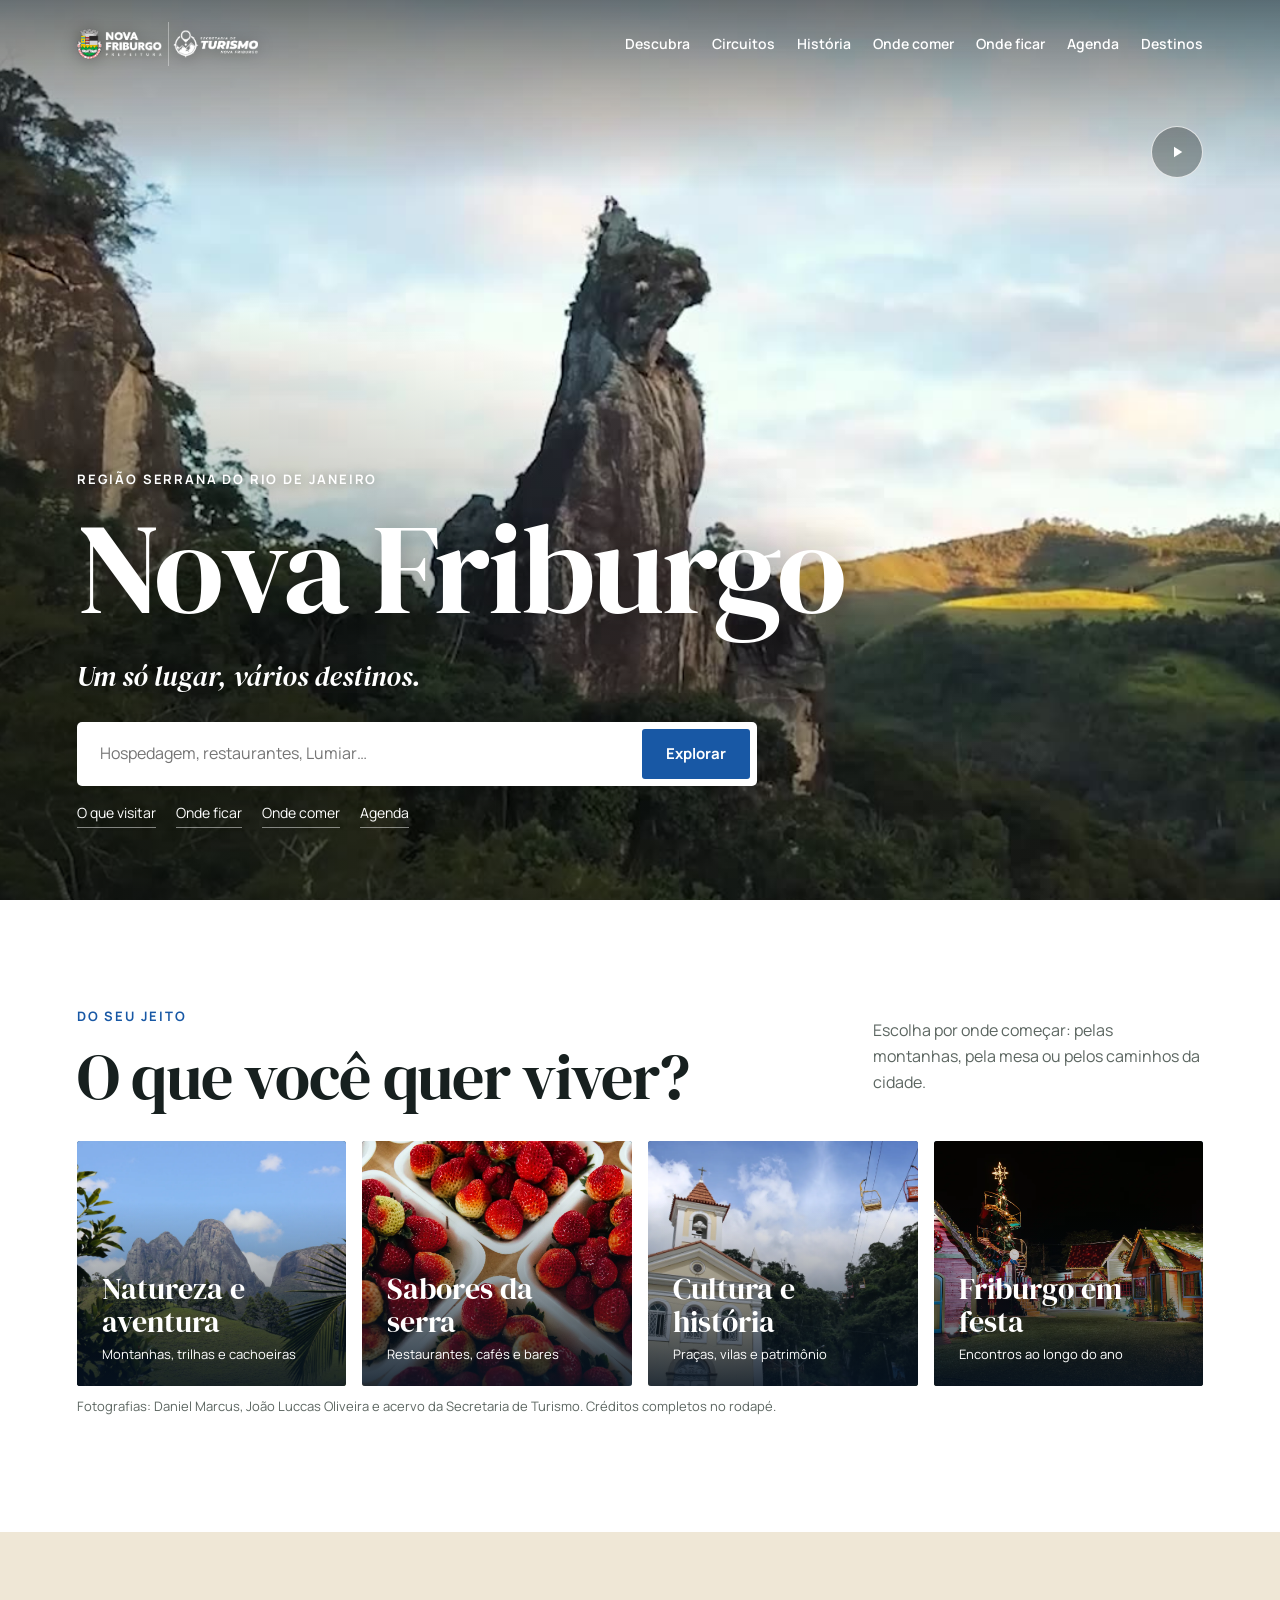
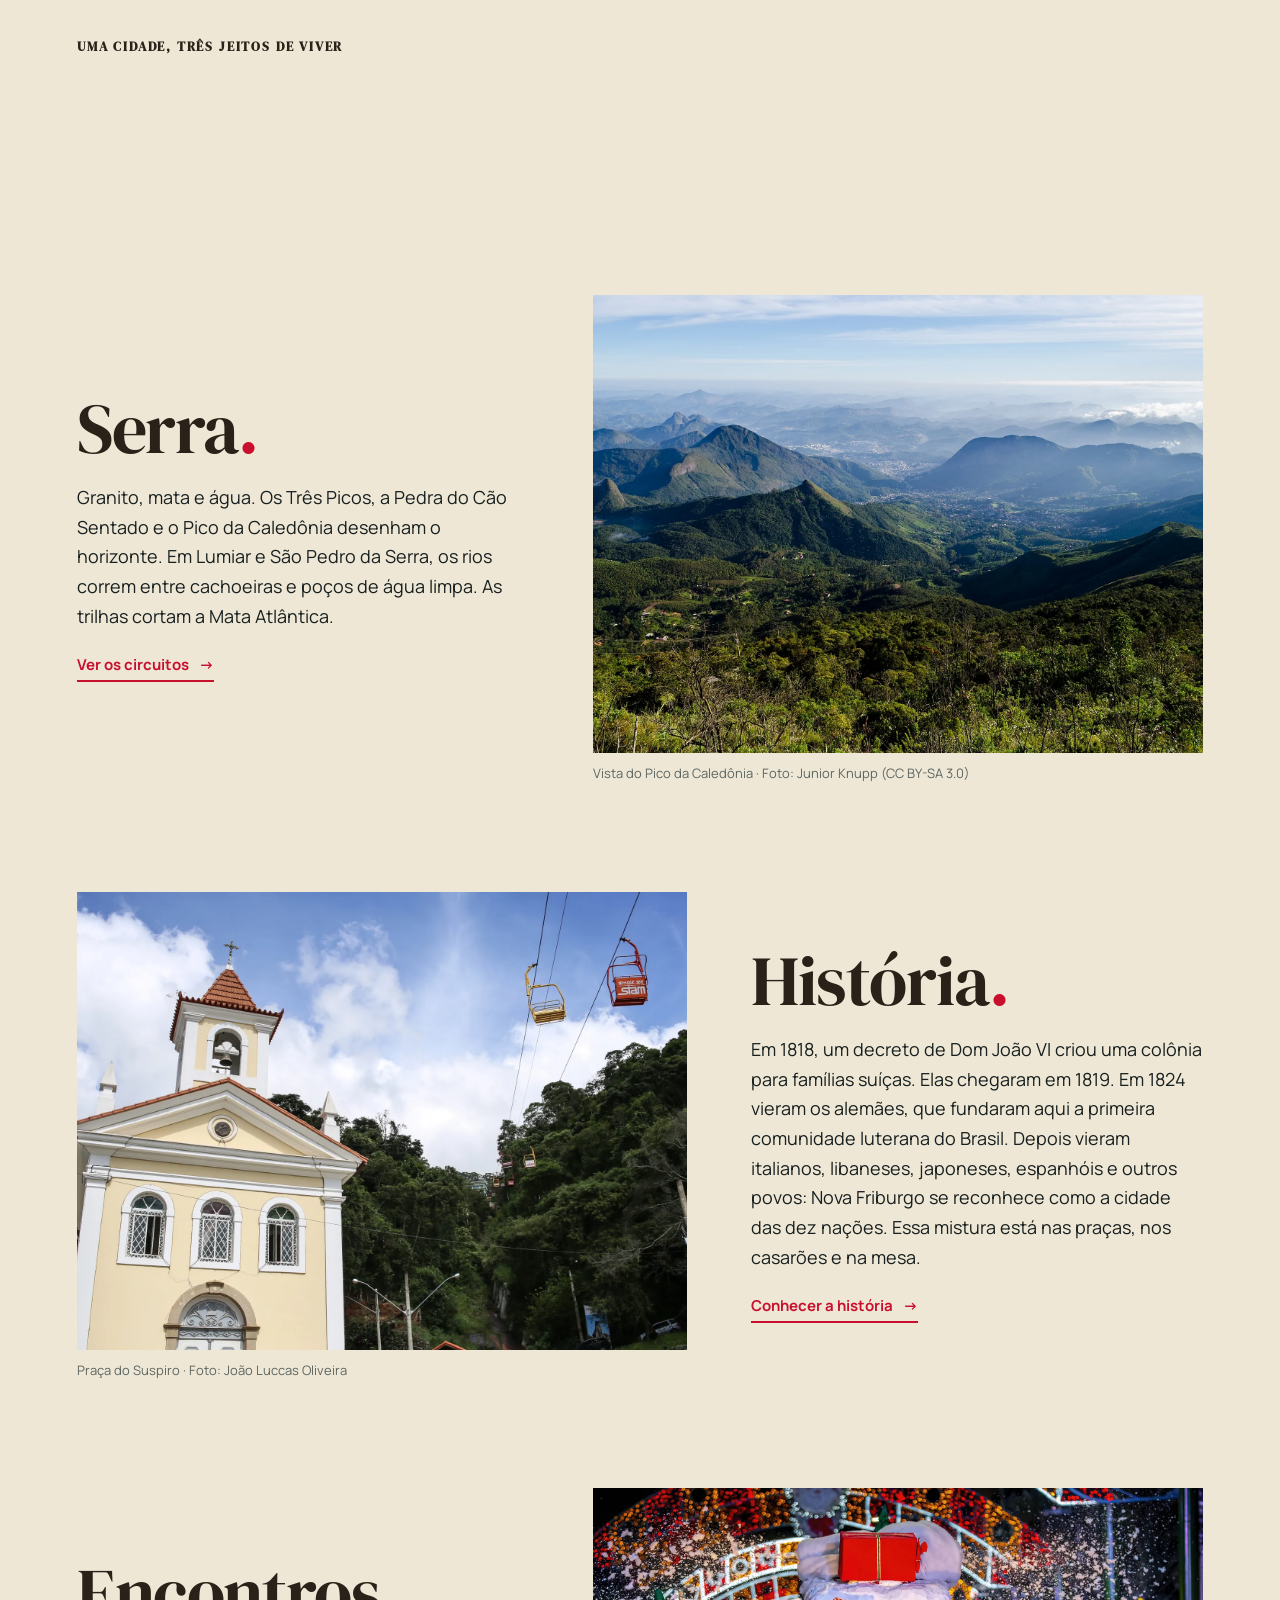
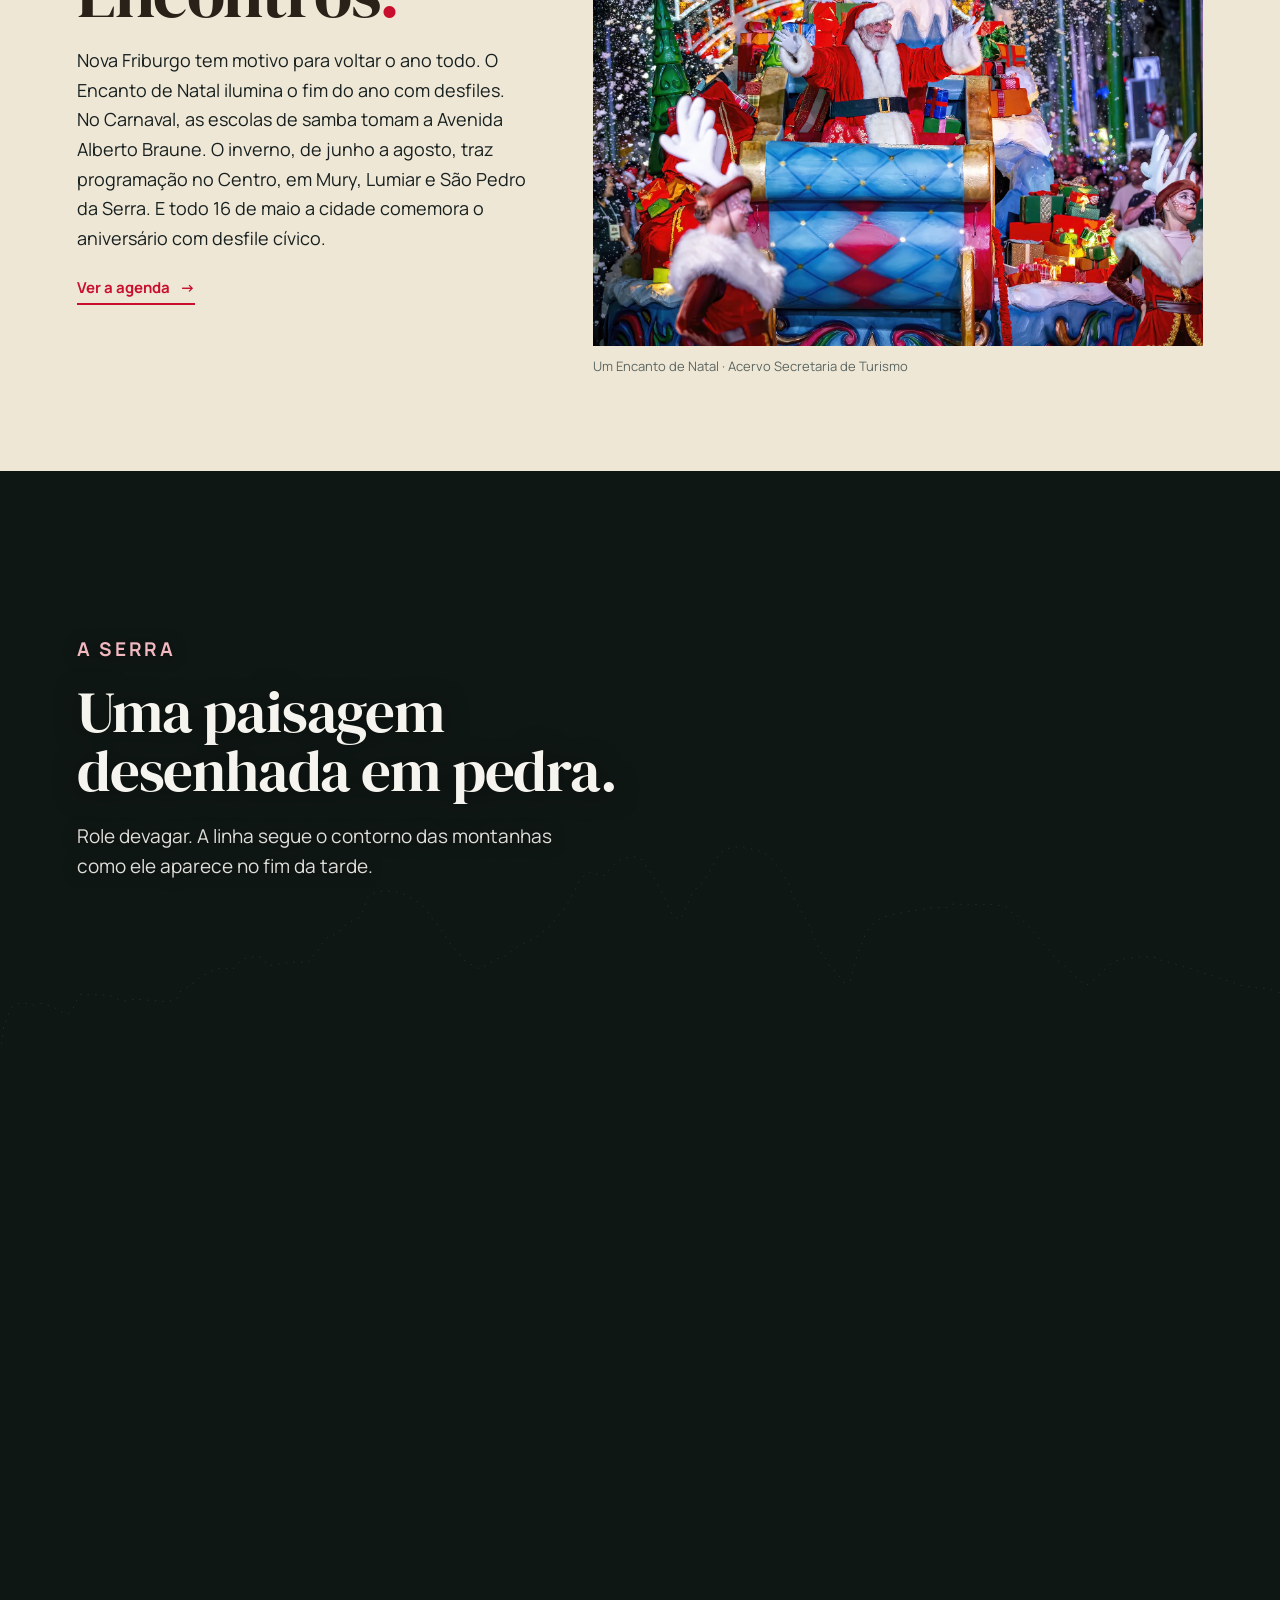
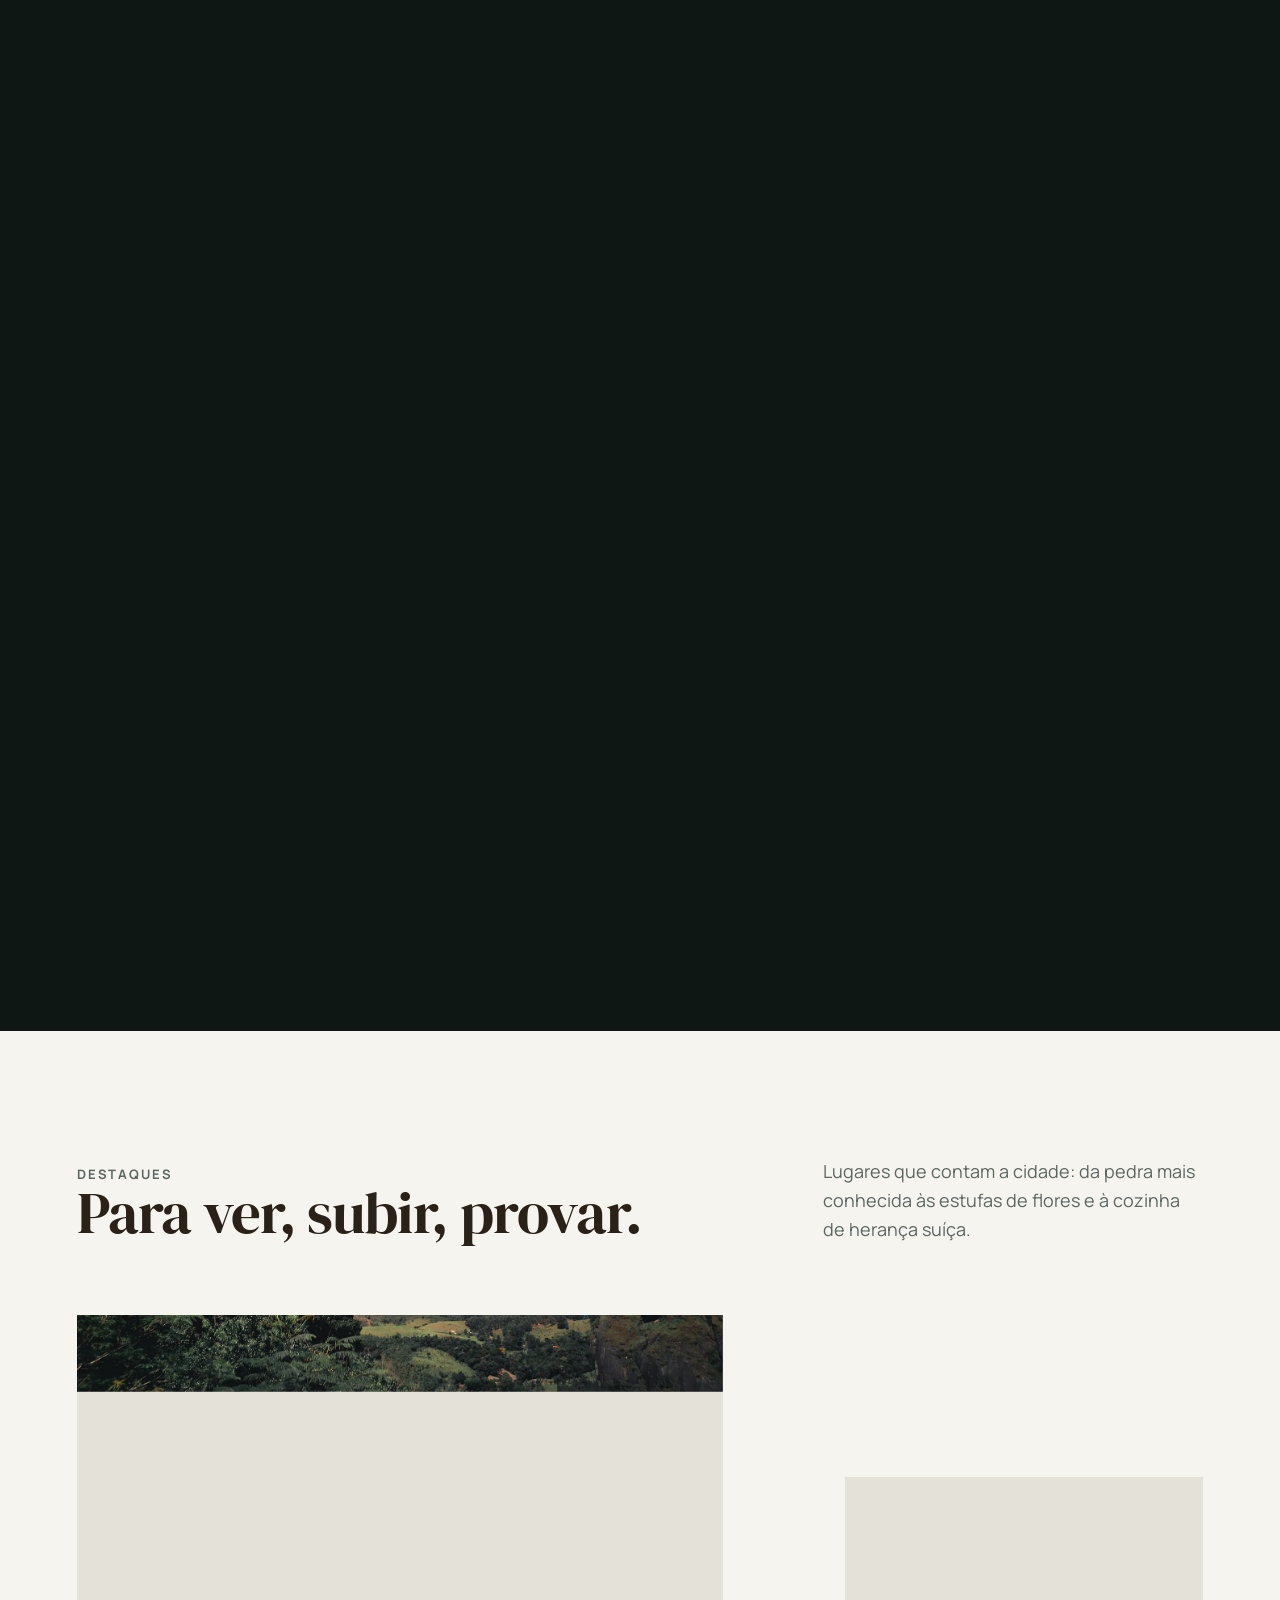
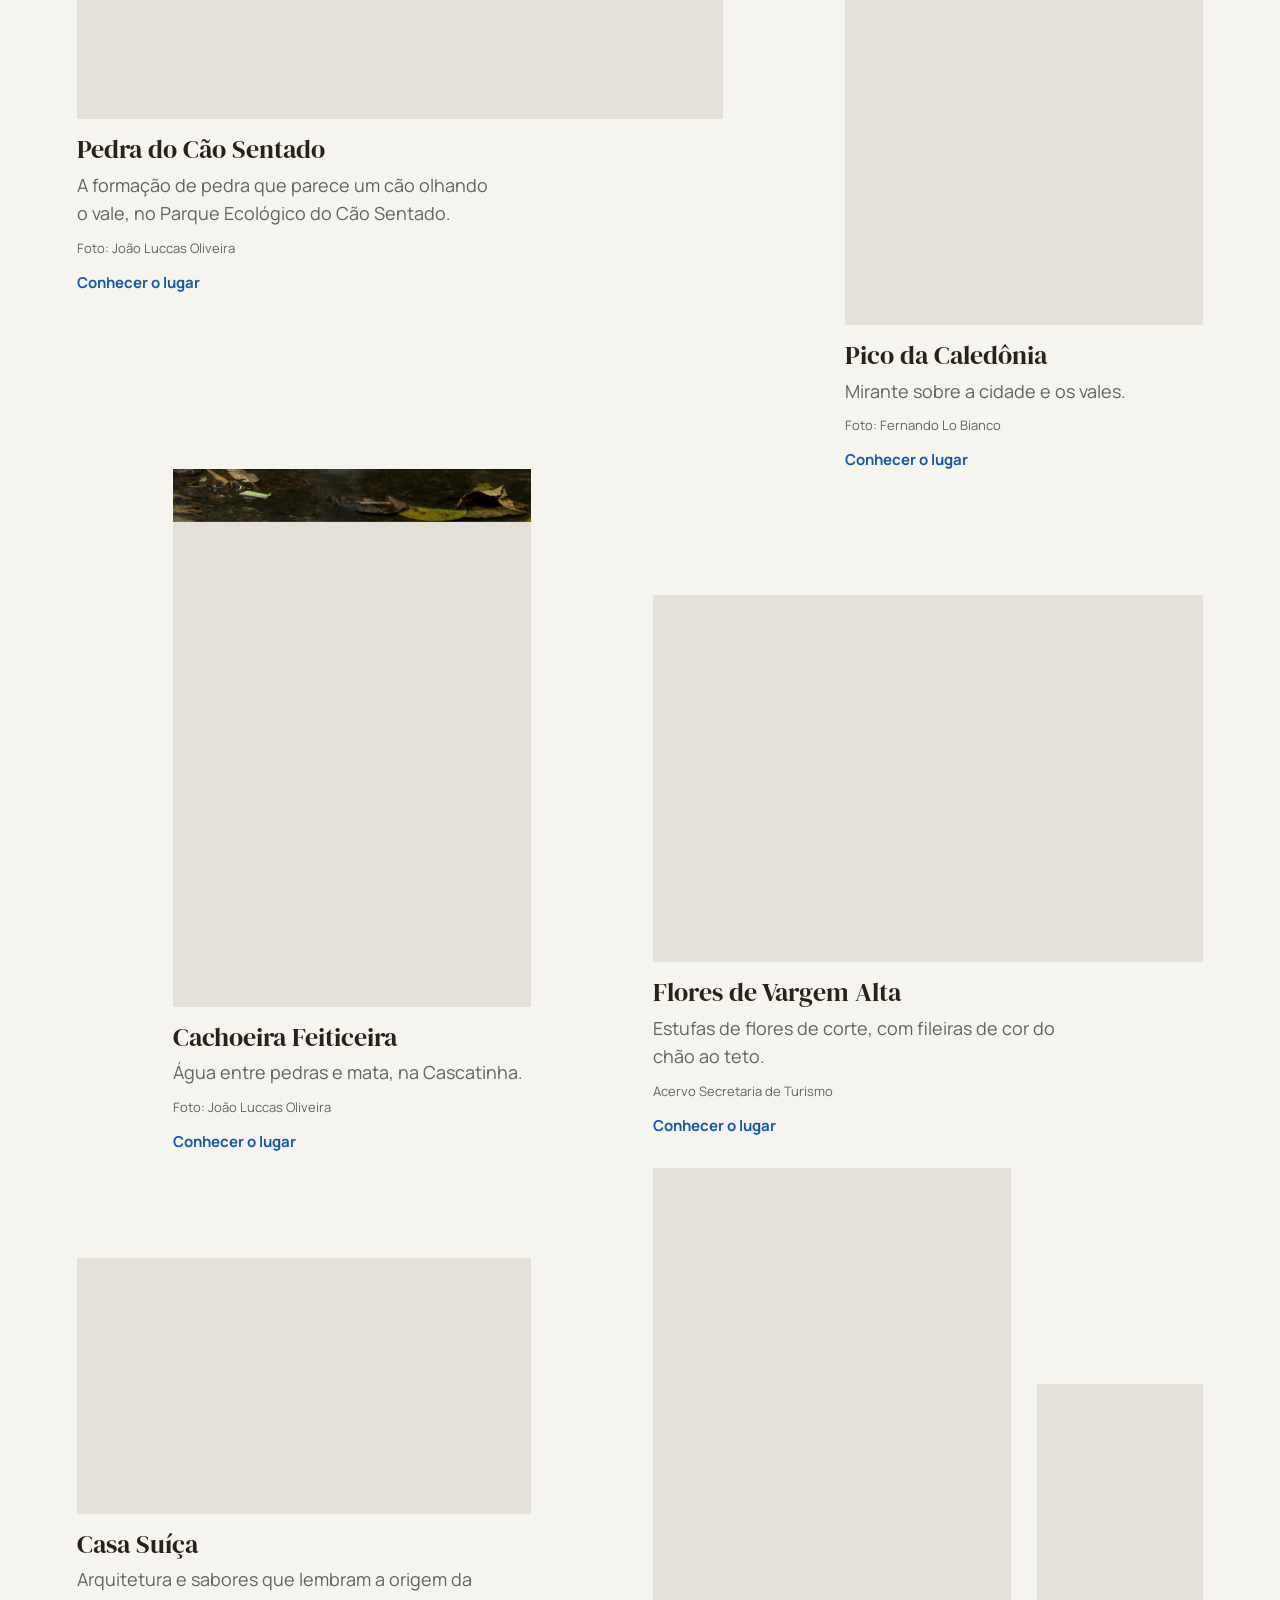
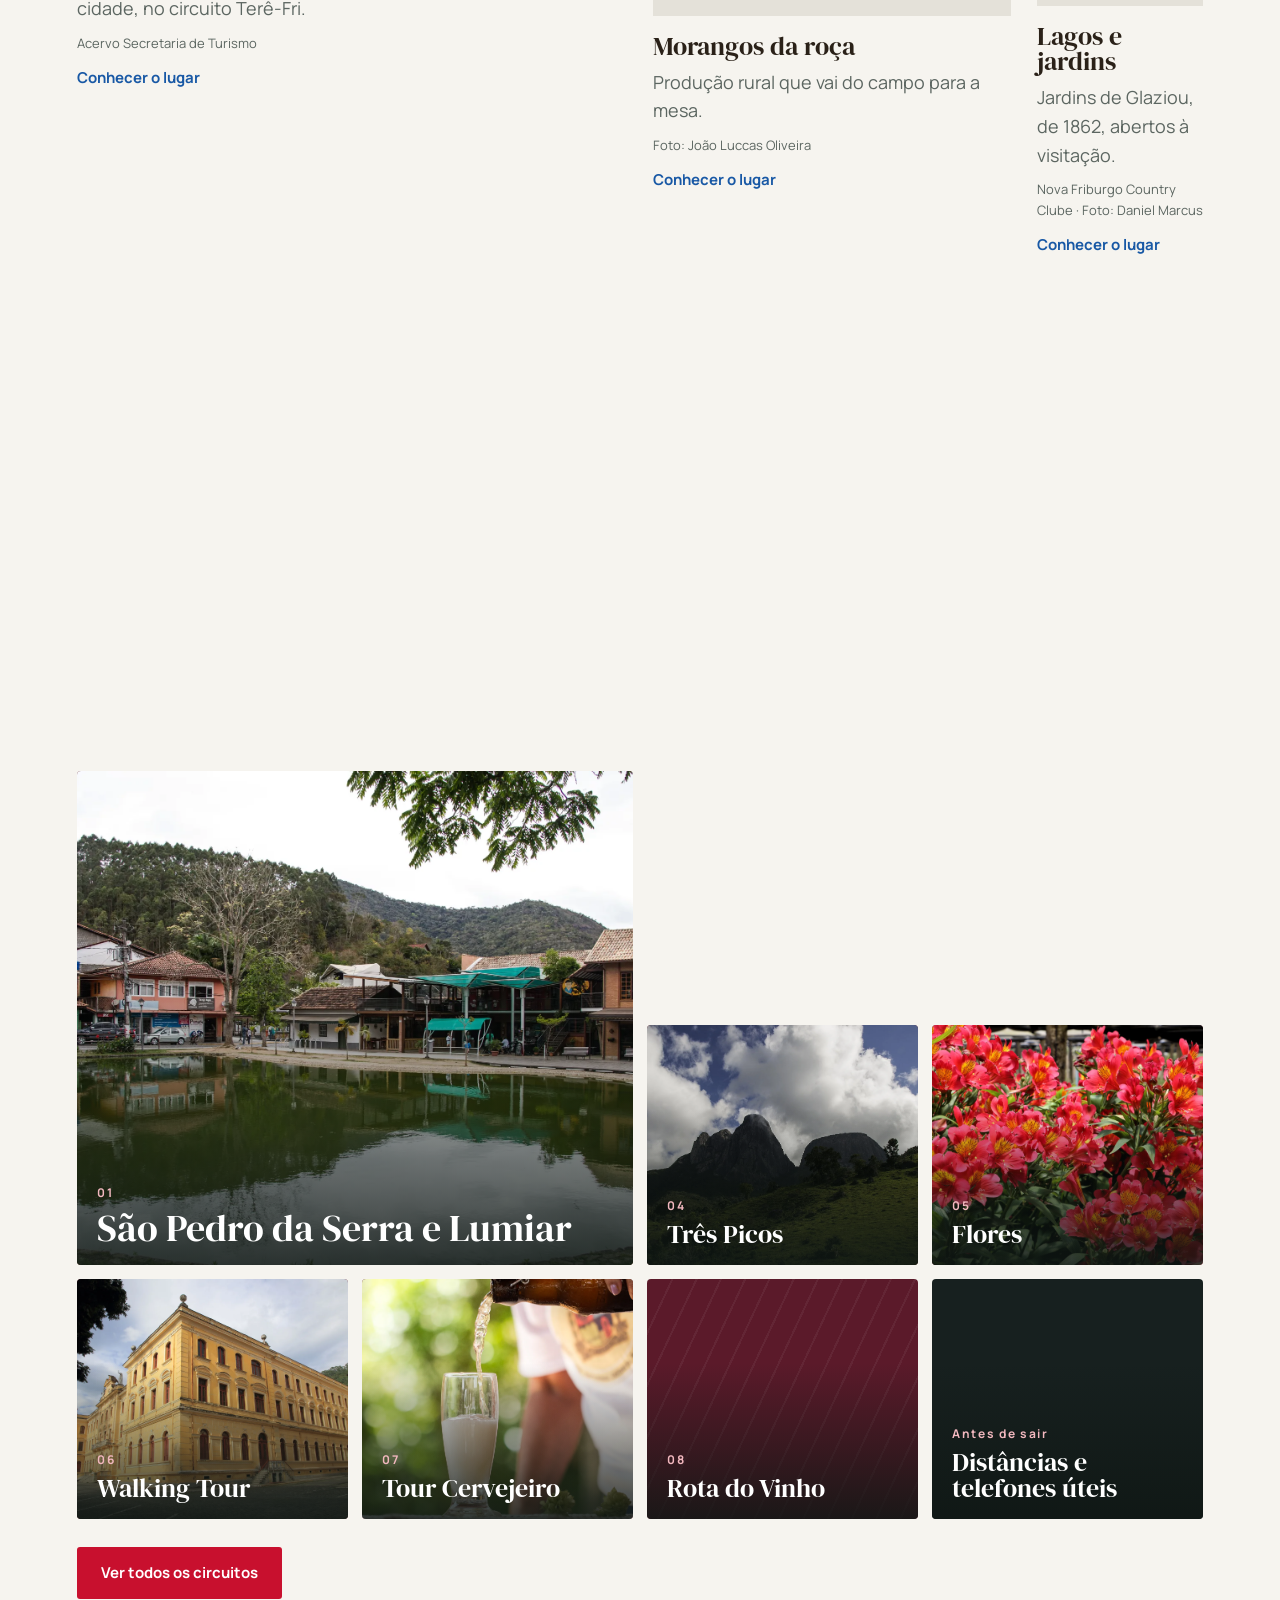
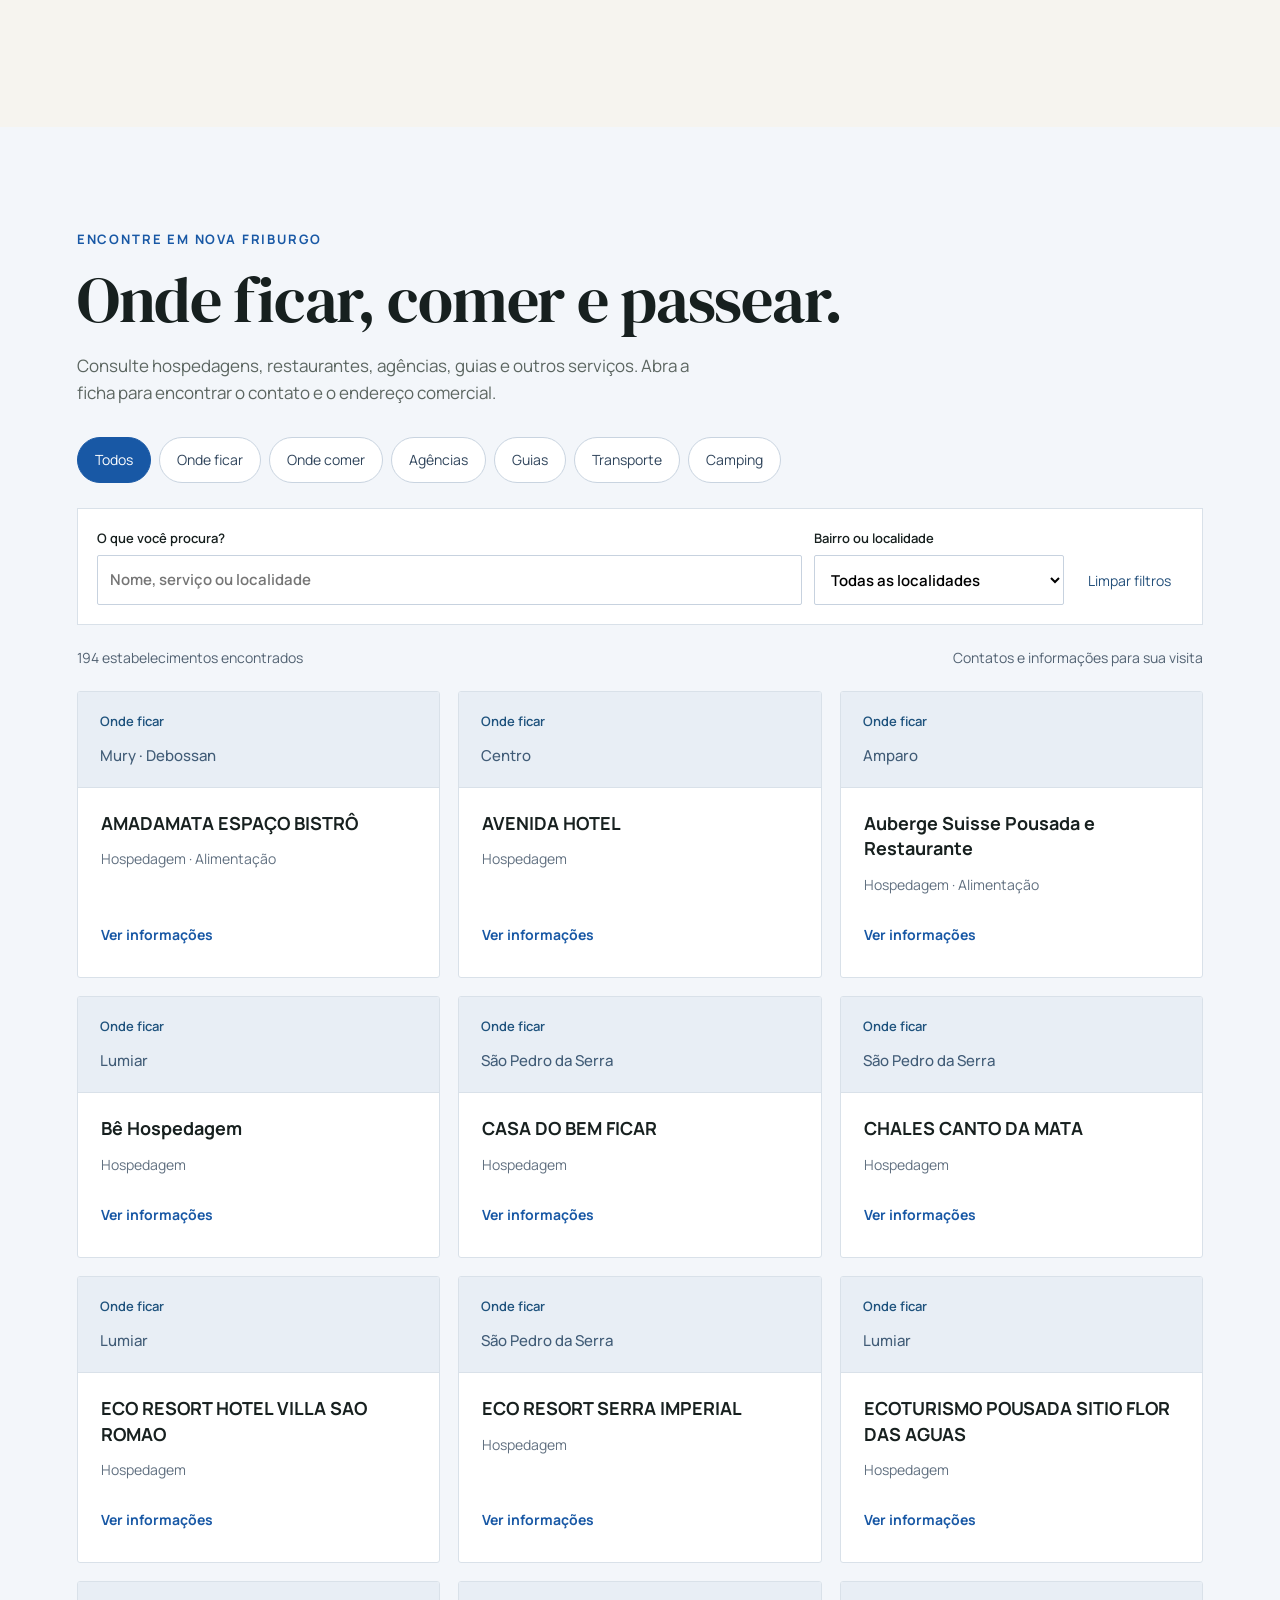
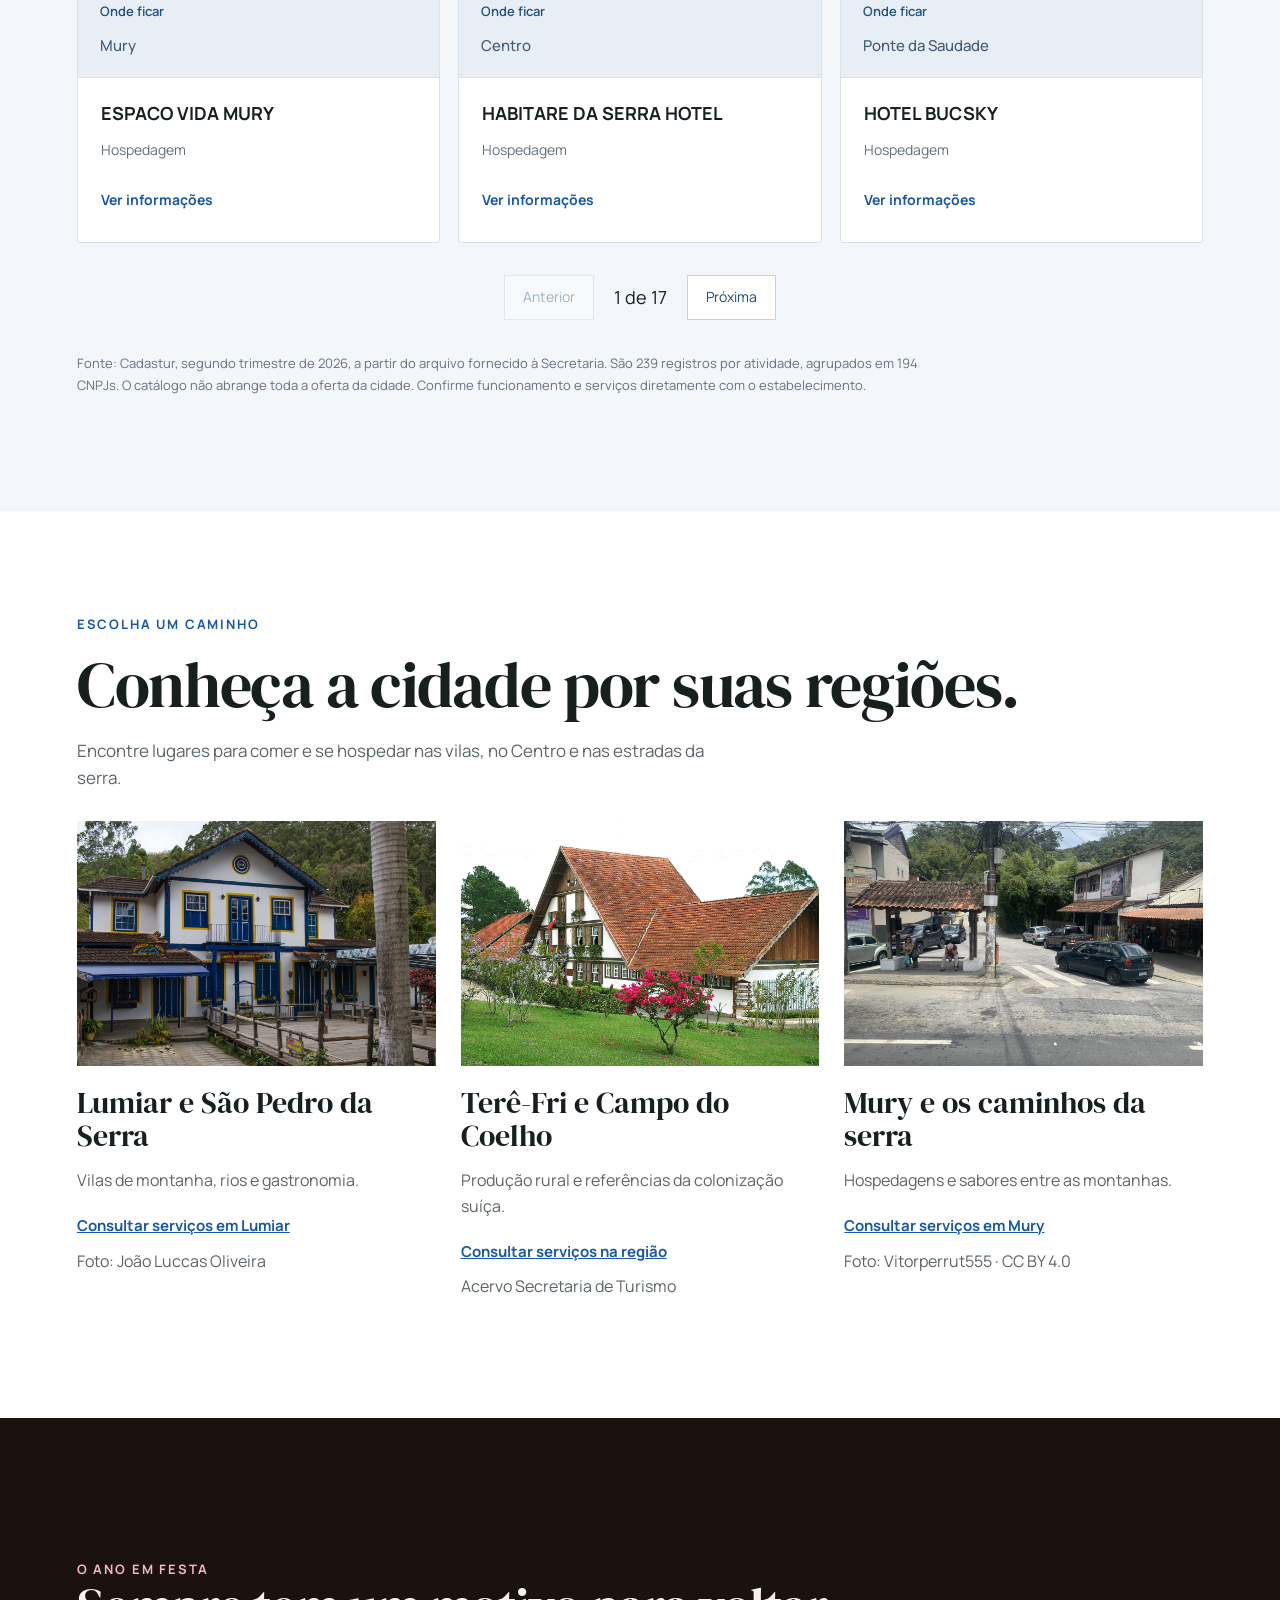
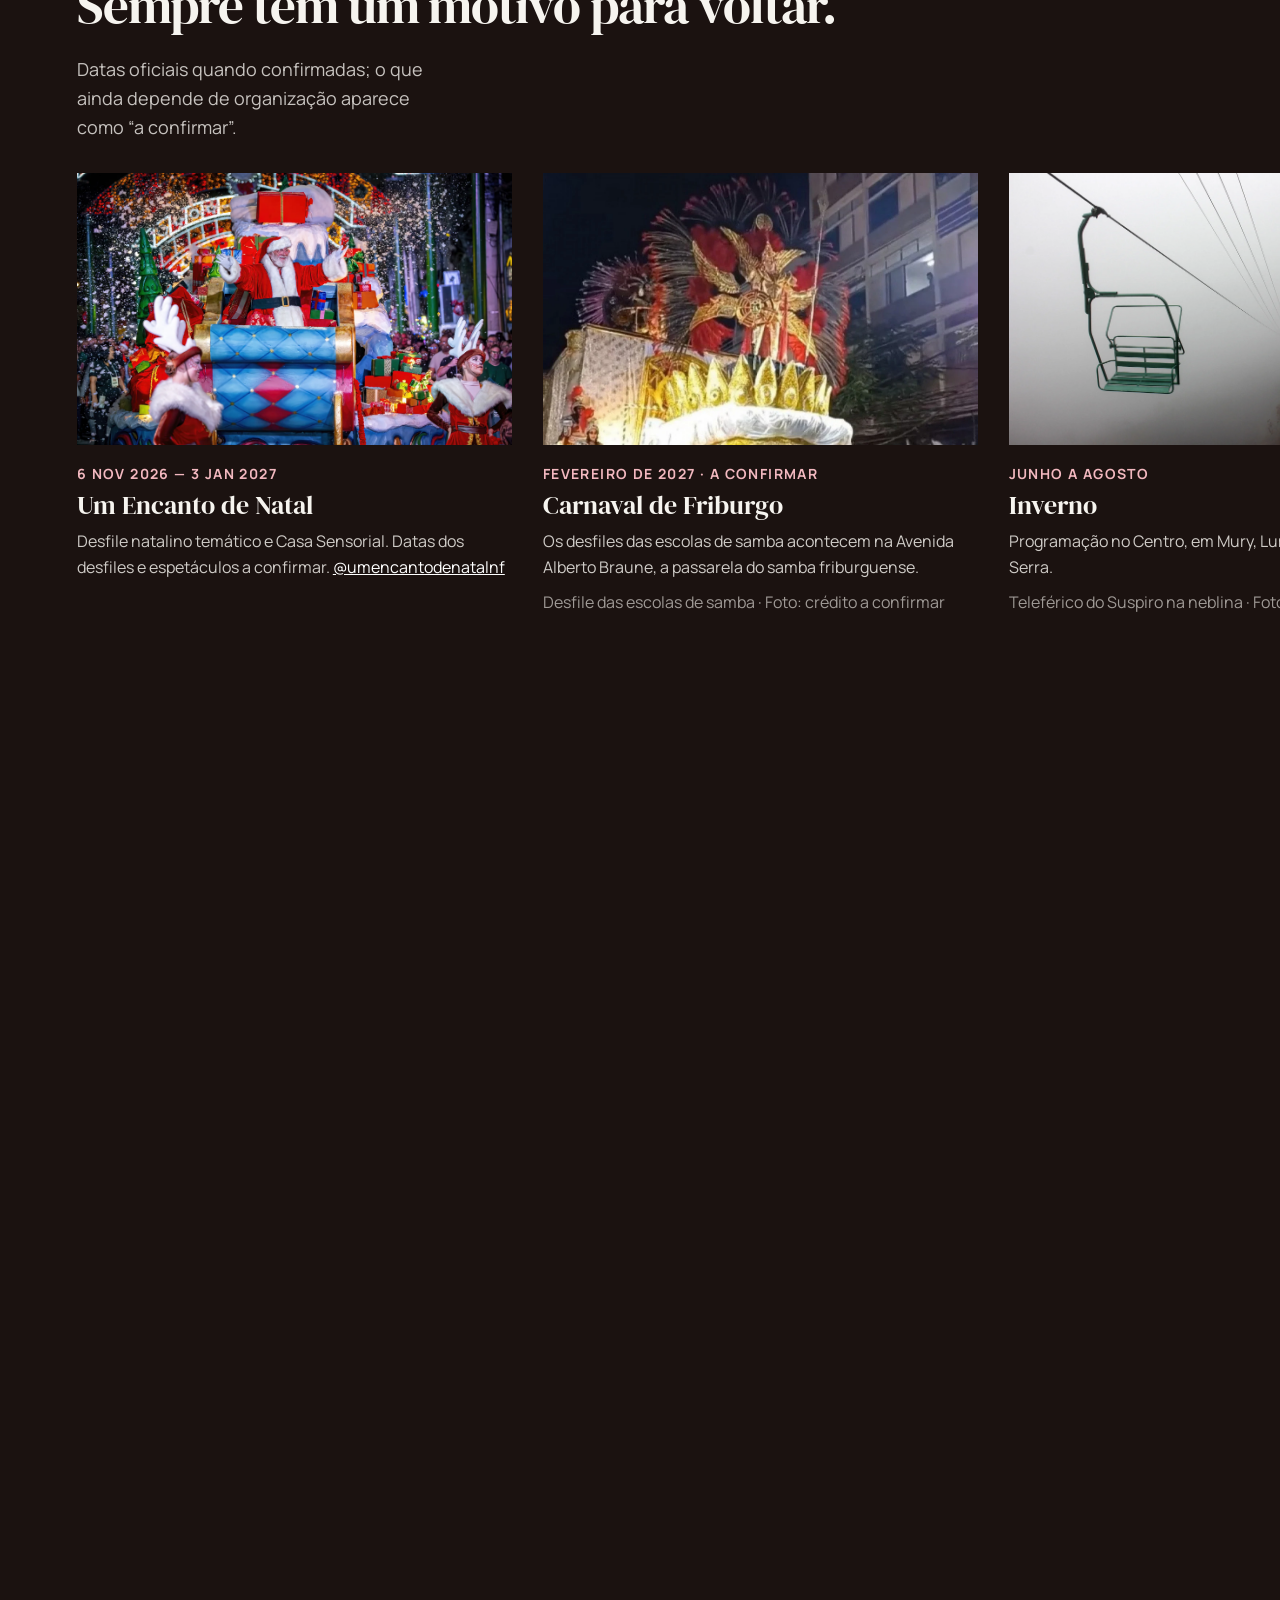
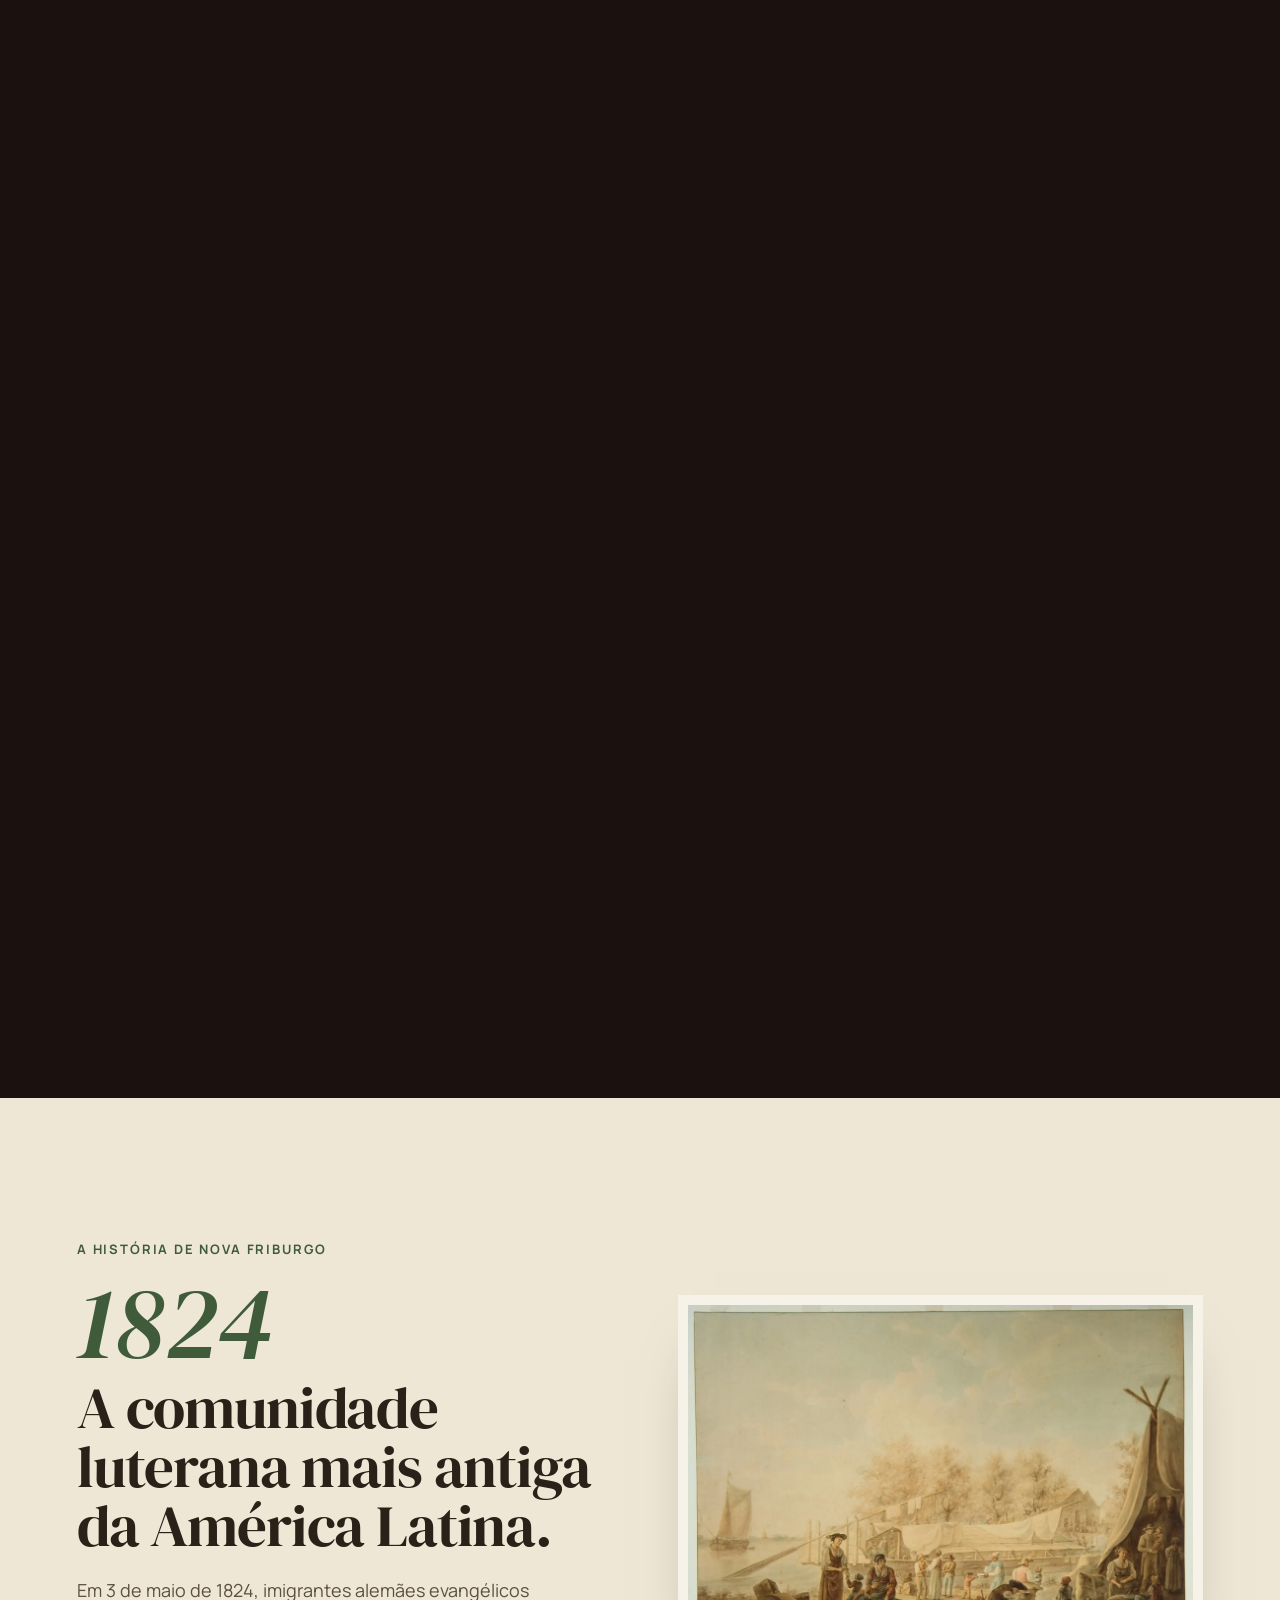
<file: index.html>
<!doctype html>
<html lang="pt-BR">
<head>
<meta charset="utf-8">
<meta name="viewport" content="width=device-width, initial-scale=1">
<title>Nova Friburgo · Um só lugar, vários destinos</title>
<meta name="description" content="Serra, cidade e festa na Região Serrana do Rio de Janeiro. Conheça os destaques, os grandes eventos e os oito distritos de Nova Friburgo.">
<link rel="preconnect" href="https://fonts.googleapis.com">
<link rel="preconnect" href="https://fonts.gstatic.com" crossorigin>
<link href="https://fonts.googleapis.com/css2?family=DM+Serif+Display:ital@0;1&family=Manrope:wght@400;500;600;700&display=swap" rel="stylesheet">
<link rel="stylesheet" href="sites-incriveis.css">
<style>
:root{
  --neve:#F6F4EF; --papel:#FFFFFF; --tinta:#17201F; --suave:#5C6661; --noite:#0F1714;
  --vermelho:#C8102E; --vermelho-escuro:#9E0B23;
  --display:'DM Serif Display', Georgia, serif; --texto:'Manrope', system-ui, sans-serif;
  --borda:min(6vw, 88px);
}
*{box-sizing:border-box}
html{scroll-behavior:smooth}
body{margin:0;background:var(--neve);color:var(--tinta);font-family:var(--texto);font-size:18px;line-height:1.6;-webkit-font-smoothing:antialiased}
img{display:block;max-width:100%;height:auto}
a{color:inherit}
h1,h2,h3{font-family:var(--display);font-weight:400;margin:0;line-height:1}
.rotulo{font-size:13px;font-weight:700;letter-spacing:.14em;text-transform:uppercase}
.credito{font-size:13px;color:var(--suave);margin-top:10px}
.pular{position:absolute;left:-999px;top:12px;z-index:100;background:var(--papel);padding:10px 16px}
.pular:focus{left:12px}
:focus-visible{outline:3px solid var(--vermelho);outline-offset:3px}

/* ---------- cabeçalho ---------- */
.topo{position:fixed;inset:0 0 auto 0;z-index:50;display:flex;align-items:center;justify-content:space-between;gap:24px;padding:22px var(--borda);color:#fff;transition:background .4s ease,padding .4s ease,color .4s ease,box-shadow .4s ease}
.topo .logo{height:44px;width:auto;transition:height .4s ease}
.topo .logo-escuro{display:none}
.topo .logo-claro{filter:drop-shadow(0 1px 8px rgba(0,0,0,.35))}
.topo nav{display:flex;gap:28px;font-size:15px;font-weight:600}
.topo nav a{text-decoration:none;padding:10px 0}
.topo nav a:hover{text-decoration:underline;text-underline-offset:6px}
.topo.compacto{background:rgba(255,255,255,.96);color:var(--tinta);padding:12px var(--borda);box-shadow:0 1px 0 rgba(23,32,31,.08)}
.topo.compacto .logo{height:36px}
.topo.compacto .logo-claro{display:none}
.topo.compacto .logo-escuro{display:block}

/* ---------- 1. abertura ---------- */
.abertura{position:relative;height:100vh;height:100svh;min-height:600px;overflow:hidden;color:#fff;background:#2a2622}
.abertura video,.abertura .poster{position:absolute;inset:0;width:100%;height:100%;object-fit:cover}
.abertura::after{content:"";position:absolute;left:0;bottom:0;width:min(1100px,100%);height:70%;background:radial-gradient(ellipse at 0% 100%,rgba(10,14,12,.62) 0%,rgba(10,14,12,.25) 45%,rgba(10,14,12,0) 70%);pointer-events:none}
.abertura-texto{position:absolute;left:var(--borda);right:var(--borda);bottom:clamp(40px,9vh,96px);z-index:2;max-width:1100px}
.abertura .rotulo{text-shadow:0 1px 12px rgba(0,0,0,.45)}
.abertura h1{font-size:clamp(48px,8vw,120px);letter-spacing:-.02em;margin:14px 0 18px;text-shadow:0 2px 30px rgba(0,0,0,.35)}
.abertura .sub{font-family:var(--display);font-style:italic;font-size:clamp(20px,2.2vw,30px);line-height:1.2;text-shadow:0 1px 16px rgba(0,0,0,.5)}
.pausar{position:absolute;right:var(--borda);top:clamp(96px,14vh,130px);z-index:3;width:52px;height:52px;border-radius:50%;border:1.5px solid rgba(255,255,255,.75);background:rgba(15,23,20,.35);color:#fff;display:grid;place-items:center;cursor:pointer}
.pausar:hover{background:rgba(15,23,20,.6)}
.pausar svg{width:18px;height:18px}

/* ---------- 2. promessa ---------- */
.promessa{padding:clamp(80px,12vh,140px) var(--borda) 40px}
.promessa-intro{max-width:620px;font-size:20px;color:var(--suave);margin-bottom:clamp(40px,8vh,96px)}
.ato{min-height:64vh;display:grid;grid-template-columns:minmax(0,1fr) minmax(0,1.35fr);align-items:center;gap:clamp(24px,5vw,80px);padding:6vh 0}
.ato:nth-child(even){grid-template-columns:minmax(0,1.35fr) minmax(0,1fr)}
.ato:nth-child(even) .ato-texto{order:2}
.ato-palavra{font-family:var(--display);font-size:clamp(40px,5.5vw,84px);line-height:.9;letter-spacing:-.02em;margin:0}
.ato-palavra em{color:var(--vermelho);font-style:normal}
.ato figure{margin:0}
.ato img{width:100%;aspect-ratio:4/3;object-fit:cover}
.ato-texto>p:not(.ato-palavra){max-width:46ch;margin:22px 0 0;font-size:18px;line-height:1.65;color:var(--tinta)}
.ato-link{display:inline-flex;align-items:center;gap:10px;margin-top:22px;font-size:15px;font-weight:700;color:var(--vermelho);text-decoration:none;border-bottom:2px solid currentColor;padding-bottom:3px}
.ato-link::after{content:"\2192";transition:transform .3s}
.ato-link:hover::after{transform:translateX(4px)}

/* ---------- 3. pico: desenhar a serra ---------- */
.serra{color:#F6F4EF;background:var(--noite)}
.serra .fx-palco{display:block}
.serra svg.desenho{position:absolute;inset:0;width:100%;height:100%}
.serra .foto-serra{opacity:0}
.serra .traco{fill:none;stroke:var(--vermelho);stroke-width:3.2;stroke-linecap:round;stroke-linejoin:round;filter:drop-shadow(0 0 1px rgba(200,16,46,.5))}
.serra .traco-guia{fill:none;stroke:rgba(246,244,239,.10);stroke-width:1.2;stroke-dasharray:2 8}
.serra-texto{position:absolute;left:var(--borda);top:clamp(96px,16vh,170px);max-width:640px;z-index:2}
.serra-texto h2{font-size:clamp(36px,4.6vw,68px);letter-spacing:-.02em;margin:16px 0 20px;text-shadow:0 2px 24px rgba(0,0,0,.55)}
.serra-texto p{font-size:19px;max-width:480px;color:rgba(246,244,239,.9);text-shadow:0 1px 14px rgba(0,0,0,.7)}
.serra-final{position:absolute;right:var(--borda);bottom:clamp(40px,8vh,90px);z-index:2;max-width:420px;text-align:right}
.serra-final p{font-family:var(--display);font-size:clamp(20px,1.9vw,28px);line-height:1.15;margin:0;text-shadow:0 1px 18px rgba(0,0,0,.6)}
.serra-final .credito{color:rgba(246,244,239,.8);text-shadow:0 1px 10px rgba(0,0,0,.7)}
.serra .rotulo{color:#F2B8BF}

/* ---------- 4. destaques ---------- */
.destaques{background:var(--neve);padding:clamp(90px,14vh,160px) var(--borda)}
.destaques-cabeca{display:flex;justify-content:space-between;align-items:end;gap:40px;flex-wrap:wrap;margin-bottom:clamp(48px,8vh,96px)}
.destaques-cabeca h2{font-size:clamp(36px,4.6vw,68px);letter-spacing:-.02em;max-width:900px}
.destaques-cabeca p{max-width:380px;color:var(--suave);margin:0}
.mosaico{display:grid;grid-template-columns:repeat(12,minmax(0,1fr));gap:clamp(20px,3vw,48px) clamp(16px,2vw,32px);align-items:start}
.peca{margin:0}
.peca .moldura{overflow:hidden;background:#e4e1d9}
.peca img{width:100%;object-fit:cover;transform:scale(1.12)}
.peca h3{font-size:clamp(22px,2vw,30px);margin-top:18px}
.peca p{margin:8px 0 0;max-width:420px;color:var(--suave)}
.p1{grid-column:1/8}.p1 img{aspect-ratio:16/10}
.p2{grid-column:9/13;margin-top:18vh}.p2 img{aspect-ratio:4/5}
.p3{grid-column:2/6;margin-top:-6vh}.p3 img{aspect-ratio:2/3}
.p4{grid-column:7/13;margin-top:8vh}.p4 img{aspect-ratio:3/2}
.p5{grid-column:1/6;margin-top:6vh}.p5 img{aspect-ratio:16/9}
.p6{grid-column:7/11;margin-top:-4vh}.p6 img{aspect-ratio:4/5}
.p6b{grid-column:11/13;margin-top:20vh}.p6b img{aspect-ratio:3/4}

/* ---------- 5. eventos (trilho) ---------- */
.eventos{color:#F6F4EF;background:#1B1210}
.eventos .fx-palco{flex-direction:column;align-items:stretch;justify-content:center;gap:clamp(20px,3.5vh,40px);padding-top:64px}
.eventos-cabeca{padding:0 var(--borda);display:flex;justify-content:space-between;align-items:end;gap:24px;flex-wrap:wrap}
.eventos-cabeca h2{font-size:clamp(34px,4vw,60px);letter-spacing:-.02em}
.eventos-cabeca p{margin:0;max-width:360px;color:rgba(246,244,239,.78)}
.eventos [data-fx="trilho"]{gap:clamp(20px,2.4vw,36px);padding:0 var(--borda);width:100%}
.evento{flex:0 0 clamp(300px,34vw,520px);display:flex;flex-direction:column}
.evento .moldura{aspect-ratio:16/10;overflow:hidden;background:#2a1d1a}
.evento img{width:100%;height:100%;object-fit:cover}
.evento .data{font-size:14px;font-weight:700;letter-spacing:.1em;text-transform:uppercase;color:#F2B8BF;margin-top:18px}
.evento h3{font-size:clamp(22px,2vw,32px);margin-top:8px}
.evento p{margin:10px 0 0;color:rgba(246,244,239,.82);font-size:16px}
.evento .credito{color:rgba(246,244,239,.6)}
.evento a{color:#fff}
.cartaz{aspect-ratio:16/10;background:var(--vermelho);display:flex;align-items:flex-end;padding:28px;font-family:var(--display);font-size:clamp(40px,4.2vw,64px);line-height:.9;color:#fff}
.evento.ultimo{flex-basis:clamp(260px,24vw,360px);justify-content:center}

/* ---------- 6. distritos ---------- */
.distritos{position:relative;background:var(--neve);padding:clamp(100px,15vh,170px) var(--borda) clamp(80px,12vh,140px)}
.distritos-cabeca{display:grid;grid-template-columns:minmax(0,1fr) minmax(0,1fr);gap:40px;align-items:end;margin-bottom:clamp(40px,7vh,80px)}
.distritos-cabeca h2{font-size:clamp(36px,4.6vw,68px);letter-spacing:-.02em}
.distritos-cabeca p{color:var(--suave);max-width:440px;margin:0;justify-self:end}
.lista-distritos{list-style:none;margin:0;padding:0;display:grid;grid-template-columns:repeat(4,minmax(0,1fr));grid-auto-rows:clamp(210px,19vw,290px);gap:14px}
.lista-distritos li{position:relative;overflow:hidden;border-radius:4px;background:var(--noite);isolation:isolate;cursor:pointer}
.lista-distritos li.grande{grid-column:span 2;grid-row:span 2}
.lista-distritos li.largo{grid-column:span 2}
.lista-distritos .foto{position:absolute;inset:0;width:100%;height:100%;object-fit:cover;z-index:-2;transition:transform 1.4s cubic-bezier(.22,1,.36,1),filter .6s}
.lista-distritos li::after{content:'';position:absolute;inset:0;z-index:-1;background:linear-gradient(180deg,rgba(15,23,20,0) 25%,rgba(15,23,20,.45) 52%,rgba(15,23,20,.92) 100%);transition:opacity .5s}
.lista-distritos li:hover .foto,.lista-distritos li:focus-within .foto{transform:scale(1.07)}
.lista-distritos .linha{position:absolute;left:0;right:0;bottom:0;padding:22px 24px 56px;color:#F6F4EF;display:flex;flex-direction:column;gap:6px}
.lista-distritos .num{font-size:12px;font-weight:700;letter-spacing:.16em;color:#F2B8BF;font-variant-numeric:tabular-nums}
.lista-distritos .nome{font-family:var(--display);font-size:clamp(24px,2.1vw,32px);line-height:1.05;text-shadow:0 1px 16px rgba(0,0,0,.35)}
.lista-distritos li.grande .nome{font-size:clamp(34px,3.6vw,54px)}
.lista-distritos .nota{font-size:14px;line-height:1.4;color:rgba(246,244,239,.86);max-width:340px}
.lista-distritos .distrito-consultar{position:absolute;left:24px;bottom:20px;margin:0;padding:0;color:#F6F4EF;font-size:13px;font-weight:600;text-decoration:none;text-align:left;white-space:nowrap;width:auto;opacity:.9;transition:opacity .3s}
.lista-distritos .distrito-consultar::after{content:' \2192';display:inline-block;transition:transform .3s}
.lista-distritos li:hover .distrito-consultar{opacity:1}
.lista-distritos li:hover .distrito-consultar::after{transform:translateX(5px)}
.lista-distritos .distrito-consultar:focus-visible{outline:2px solid #F6F4EF;outline-offset:4px}
.lista-distritos li.sem-foto{background:var(--vermelho)}
.lista-distritos li.sem-foto::after{background:linear-gradient(180deg,rgba(0,0,0,0) 40%,rgba(80,0,14,.45))}
.lista-distritos li.sem-foto::before{content:'';position:absolute;left:-10%;right:-10%;top:30%;height:54px;z-index:-1;transform:rotate(-8deg);background:linear-gradient(rgba(246,244,239,.55),rgba(246,244,239,.55)) 0 10px/100% 3px no-repeat,linear-gradient(rgba(246,244,239,.55),rgba(246,244,239,.55)) 0 41px/100% 3px no-repeat,repeating-linear-gradient(90deg,rgba(246,244,239,.28) 0 7px,transparent 7px 30px);transition:transform 1.4s cubic-bezier(.22,1,.36,1)}
.lista-distritos li.sem-foto:hover::before{transform:rotate(-8deg) translateX(-30px)}
.lista-distritos li.historica .foto{filter:sepia(.25) contrast(1.05)}
.lista-distritos .selo-ano{position:absolute;top:16px;right:16px;font-size:11px;font-weight:700;letter-spacing:.14em;color:#F6F4EF;border:1px solid rgba(246,244,239,.6);padding:4px 8px;border-radius:2px;background:rgba(15,23,20,.35)}
.distritos .fonte{font-size:13px;color:var(--suave);margin-top:20px}

/* ---------- 7. convite ---------- */
.convite{position:relative;min-height:100vh;color:#fff;display:flex;align-items:flex-end;overflow:hidden}
.convite>img{position:absolute;inset:-8% 0;width:100%;height:116%;object-fit:cover}
.convite::after{content:"";position:absolute;inset:auto 0 0 0;height:75%;background:linear-gradient(to top,rgba(10,14,12,.78),rgba(10,14,12,0));pointer-events:none}
.convite-texto{position:relative;z-index:2;padding:0 var(--borda) clamp(56px,10vh,110px);max-width:1200px}
.convite h2{font-size:clamp(40px,5.8vw,92px);letter-spacing:-.025em;margin:16px 0 28px}
.botao{display:inline-flex;align-items:center;gap:12px;background:var(--vermelho);color:#fff;text-decoration:none;font-weight:700;font-size:17px;padding:18px 28px;min-height:56px;border-radius:999px;transition:background .25s}
.botao:hover{background:var(--vermelho-escuro)}
.convite .credito{color:rgba(255,255,255,.78);margin-top:22px}

/* ---------- rodapé ---------- */
.rodape{background:var(--noite);color:rgba(246,244,239,.85);padding:72px var(--borda) 48px;font-size:15px}
.rodape-topo{display:flex;justify-content:space-between;gap:40px;flex-wrap:wrap;align-items:flex-start;margin-bottom:48px}
.rodape-topo img{height:52px;width:auto}
.rodape a{color:#fff}
.rodape details{border-top:1px solid rgba(246,244,239,.15);padding-top:20px}
.rodape summary{cursor:pointer;font-weight:700;color:#fff;min-height:44px;display:flex;align-items:center}
.rodape ul{columns:2;column-gap:40px;padding-left:18px;font-size:13.5px;line-height:1.6}
.rodape small{display:block;margin-top:28px;color:rgba(246,244,239,.6)}

/* ---------- celular ---------- */
@media (max-width:820px){
  body{font-size:17px}
  .topo nav{display:none}
  .topo .logo{height:36px}
  .ato,.ato:nth-child(even){grid-template-columns:1fr;min-height:auto;padding:5vh 0}
  .ato:nth-child(even) .ato-texto{order:0}
  .mosaico{grid-template-columns:1fr;gap:56px}
  .mosaico .peca{grid-column:1/-1 !important;margin-top:0 !important}
  .serra-texto{top:88px;right:var(--borda)}
  .serra-texto p{font-size:17px}
  .serra-final{left:var(--borda);text-align:left}
  .eventos-cabeca p{display:none}
  .evento{flex-basis:78vw}
  .distritos-cabeca{grid-template-columns:1fr}
  .distritos-cabeca p{justify-self:start}
  .lista-distritos{grid-template-columns:1fr;grid-auto-rows:230px;gap:10px}
  .lista-distritos li.grande,.lista-distritos li.largo{grid-column:auto;grid-row:auto}
  .lista-distritos li.grande .nome{font-size:32px}
  .lista-distritos .linha{padding:16px 16px 46px}
  .lista-distritos .nota{font-size:13px}
  .lista-distritos .distrito-consultar{left:16px;bottom:14px;font-size:12px}
  .rodape ul{columns:1}
}
.fx-reduzido .serra .foto-serra{opacity:1}
.fx-reduzido .serra .fx-palco{min-height:100vh}

/* ---------- chamadas: circuitos e história ---------- */
.home-circuitos{padding:clamp(72px,10vw,130px) var(--borda);background:var(--neve)}
.home-circuitos .cabeca{display:flex;justify-content:space-between;align-items:end;gap:32px;flex-wrap:wrap;margin-bottom:36px}
.home-circuitos h2{font-size:clamp(36px,4.6vw,68px);letter-spacing:-.02em;max-width:14ch}
.home-circuitos .cabeca p{max-width:420px;color:var(--suave);margin:0}
.grade-circ{display:grid;grid-template-columns:repeat(4,minmax(0,1fr));gap:14px}
.card-circ{position:relative;min-height:240px;border-radius:4px;overflow:hidden;display:flex;align-items:flex-end;text-decoration:none;color:#fff;background:#5B1A2A;isolation:isolate}
.card-circ img{position:absolute;inset:0;width:100%;height:100%;object-fit:cover;z-index:-2;transition:transform 1.2s cubic-bezier(.22,1,.36,1)}
.card-circ::after{content:'';position:absolute;inset:0;z-index:-1;background:linear-gradient(180deg,rgba(15,23,20,0) 35%,rgba(15,23,20,.85))}
.card-circ:hover img{transform:scale(1.06)}
.card-circ div{padding:18px 20px}
.card-circ small{display:block;font-size:12px;font-weight:700;letter-spacing:.14em;color:#F2B8BF}
.card-circ h3{font-size:26px;margin-top:6px}
.card-circ.grande{grid-column:span 2;grid-row:span 2;min-height:494px}
.card-circ.grande h3{font-size:clamp(32px,3vw,46px)}
.card-circ.vinho{background:#5B1A2A;background-image:repeating-linear-gradient(115deg,rgba(255,255,255,.05) 0 2px,transparent 2px 22px)}
.mais-circ{display:inline-flex;margin-top:28px;background:var(--vermelho);color:#fff;text-decoration:none;font-weight:700;font-size:15px;padding:14px 24px;border-radius:3px}
.mais-circ:hover{background:var(--vermelho-escuro)}
.home-historia{display:grid;grid-template-columns:minmax(0,1fr) minmax(0,1fr);gap:clamp(32px,6vw,96px);align-items:center;padding:clamp(72px,10vw,130px) var(--borda);background:#EFE7D6;color:#2A2118}
.home-historia .rotulo{color:#3F5B3A}
.home-historia .ano{font-family:var(--display);font-style:italic;font-size:clamp(56px,8vw,120px);line-height:.85;color:#3F5B3A;margin:0}
.home-historia h2{font-size:clamp(36px,4.6vw,68px);letter-spacing:-.02em;margin:14px 0 20px}
.home-historia p{max-width:48ch;color:#5d5040}
.home-historia figure{margin:0}
.home-historia img{width:100%;border:10px solid #F7F2E7;box-shadow:0 30px 60px -36px rgba(28,22,16,.55)}
.home-historia .credito{color:#6B5D4C}
.mais-hist{display:inline-flex;margin-top:12px;background:#3F5B3A;color:#fff;text-decoration:none;font-weight:700;font-size:15px;padding:14px 24px;border-radius:3px}
.mais-hist:hover{background:#2D4429}
@media (max-width:900px){
  .grade-circ{grid-template-columns:repeat(2,minmax(0,1fr))}
  .card-circ.grande{grid-column:span 2;grid-row:auto;min-height:300px}
  .card-circ{min-height:190px}
  .home-historia{grid-template-columns:1fr}
}
</style>
<link rel="stylesheet" href="portal.css">
</head>
<body>
<a class="pular" href="#conteudo">Pular para o conteúdo</a>

<header class="topo" id="topo">
  <a href="#inicio" aria-label="Nova Friburgo Turismo — início">
    <img class="logo logo-claro" src="img/logo-branco.png" alt="Prefeitura de Nova Friburgo · Secretaria de Turismo" width="917" height="223">
    <img class="logo logo-escuro" src="img/logo-preto.png" alt="Prefeitura de Nova Friburgo · Secretaria de Turismo" width="917" height="223">
  </a>
  <button class="menu-toggle" id="portal-menu" type="button" aria-expanded="false" aria-controls="portal-nav">Menu</button>
  <nav id="portal-nav" aria-label="Navegação principal">
    <a href="#destaques">Descubra</a><a href="circuitos.html">Circuitos</a><a href="historia.html">História</a>
    <a href="#catalogo" data-catalogo="Alimentação">Onde comer</a>
    <a href="#catalogo" data-catalogo="Hospedagem">Onde ficar</a>
    <a href="#eventos">Agenda</a><a href="#distritos">Destinos</a>
  </nav>
</header>

<main id="conteudo">

<!-- 1. ABERTURA -->
<section class="abertura" id="inicio" aria-label="Abertura">
  <img class="poster" src="video/abertura-poster.jpg" alt="" aria-hidden="true">
  <video id="video-abertura" src="video/abertura.mp4" poster="video/abertura-poster.jpg" muted loop playsinline preload="auto" aria-hidden="true"></video>
  <div class="abertura-texto">
    <p class="rotulo" data-fx="surgir">Região Serrana do Rio de Janeiro</p>
    <h1 data-fx="palavras" data-fx-duracao="900">Nova Friburgo</h1>
    <p class="sub" data-fx="subir" data-fx-atraso="900">Um só lugar, vários destinos.</p>
    <form class="hero-busca" id="hero-busca" role="search" aria-label="Buscar hospedagem e serviços">
      <label class="pular" for="hero-query">Busque um local, serviço ou localidade</label>
      <input id="hero-query" type="search" placeholder="Hospedagem, restaurantes, Lumiar…" autocomplete="off">
      <button type="submit">Explorar</button>
    </form>
    <div class="hero-atalhos"><a href="#destaques">O que visitar</a><a href="#catalogo" data-catalogo="Hospedagem">Onde ficar</a><a href="#catalogo" data-catalogo="Alimentação">Onde comer</a><a href="#eventos">Agenda</a></div>
  </div>
  <button class="pausar" id="pausar" type="button" aria-label="Pausar o vídeo de fundo" aria-pressed="false">
    <svg viewBox="0 0 24 24" aria-hidden="true" fill="currentColor"><rect x="6" y="5" width="4" height="14" rx="1"/><rect x="14" y="5" width="4" height="14" rx="1"/></svg>
  </button>
</section>


<section class="portal-secao" id="experiencias" aria-labelledby="titulo-experiencias">
  <div class="portal-cabeca"><div><p class="rotulo">Do seu jeito</p><h2 id="titulo-experiencias">O que você quer viver?</h2></div><p>Escolha por onde começar: pelas montanhas, pela mesa ou pelos caminhos da cidade.</p></div>
  <div class="portal-temas">
    <a class="portal-tema" href="#destaques"><img src="img/tres-picos.webp" alt="Três Picos em meio à paisagem serrana" loading="lazy"><span>Natureza e aventura<small>Montanhas, trilhas e cachoeiras</small></span></a>
    <a class="portal-tema" href="#catalogo" data-catalogo="Alimentação"><img src="img/morangos.webp" alt="Morangos produzidos na região" loading="lazy"><span>Sabores da serra<small>Restaurantes, cafés e bares</small></span></a>
    <a class="portal-tema" href="#distritos"><img src="img/suspiro.webp" alt="Paisagem da Praça do Suspiro" loading="lazy"><span>Cultura e história<small>Praças, vilas e patrimônio</small></span></a>
    <a class="portal-tema" href="#eventos"><img src="img/natal-casas.webp" alt="Casinhas iluminadas da vila de Natal à noite" loading="lazy"><span>Friburgo em festa<small>Encontros ao longo do ano</small></span></a>
  </div>
  <p class="credito">Fotografias: Daniel Marcus, João Luccas Oliveira e acervo da Secretaria de Turismo. Créditos completos no rodapé.</p>
</section>

<!-- 2. A PROMESSA -->
<section class="promessa" aria-labelledby="titulo-promessa">
  <h2 id="titulo-promessa" class="rotulo" data-fx="surgir">Uma cidade, três jeitos de viver</h2>
  <p class="promessa-intro" data-fx="subir">Nascida de um decreto de Dom João VI em 1818 e povoada por suíços a partir de 1819, Nova Friburgo junta montanha, história e um calendário de eventos que atravessa o ano.</p>

  <div class="ato" data-fx-fundo="#EEF0EC" data-fx-tinta="#17201F">
    <div class="ato-texto">
      <p class="ato-palavra" data-fx="esquerda">Serra<em>.</em></p>
      <p data-fx="subir" data-fx-atraso="100">Granito, mata e água. Os Três Picos, a Pedra do Cão Sentado e o Pico da Caledônia desenham o horizonte. Em Lumiar e São Pedro da Serra, os rios correm entre cachoeiras e poços de água limpa. As trilhas cortam a Mata Atlântica.</p>
      <a class="ato-link" href="circuitos.html" data-fx="subir" data-fx-atraso="180">Ver os circuitos</a>
    </div>
    <figure data-fx="subir" data-fx-atraso="150">
      <img src="img/serra-vista.webp" alt="Cidade de Nova Friburgo entre montanhas e névoa, vista do alto do Pico da Caledônia" width="1920" height="1272" loading="lazy">
      <figcaption class="credito">Vista do Pico da Caledônia · Foto: Junior Knupp (CC BY-SA 3.0)</figcaption>
    </figure>
  </div>

  <div class="ato" data-fx-fundo="#F6F4EF" data-fx-tinta="#17201F">
    <div class="ato-texto">
      <p class="ato-palavra" data-fx="direita">História<em>.</em></p>
      <p data-fx="subir" data-fx-atraso="100">Em 1818, um decreto de Dom João VI criou uma colônia para famílias suíças. Elas chegaram em 1819. Em 1824 vieram os alemães, que fundaram aqui a primeira comunidade luterana do Brasil. Depois vieram italianos, libaneses, japoneses, espanhóis e outros povos: Nova Friburgo se reconhece como a cidade das dez nações. Essa mistura está nas praças, nos casarões e na mesa.</p>
      <a class="ato-link" href="historia.html" data-fx="subir" data-fx-atraso="180">Conhecer a história</a>
    </div>
    <figure data-fx="subir" data-fx-atraso="150">
      <img src="img/suspiro.webp" alt="Igreja na Praça do Suspiro com as cadeirinhas do teleférico passando ao lado" width="1800" height="1200" loading="lazy">
      <figcaption class="credito">Praça do Suspiro · Foto: João Luccas Oliveira</figcaption>
    </figure>
  </div>

  <div class="ato" data-fx-fundo="#F4E7E3" data-fx-tinta="#17201F">
    <div class="ato-texto">
      <p class="ato-palavra" data-fx="esquerda">Encontros<em>.</em></p>
      <p data-fx="subir" data-fx-atraso="100">Nova Friburgo tem motivo para voltar o ano todo. O Encanto de Natal ilumina o fim do ano com desfiles. No Carnaval, as escolas de samba tomam a Avenida Alberto Braune. O inverno, de junho a agosto, traz programação no Centro, em Mury, Lumiar e São Pedro da Serra. E todo 16 de maio a cidade comemora o aniversário com desfile cívico.</p>
      <a class="ato-link" href="#eventos" data-fx="subir" data-fx-atraso="180">Ver a agenda</a>
    </div>
    <figure data-fx="subir" data-fx-atraso="150">
      <img src="img/natal-desfile.webp" alt="Carro alegórico iluminado com Papai Noel no desfile do Encanto de Natal" width="2000" height="1333" loading="lazy">
      <figcaption class="credito">Um Encanto de Natal · Acervo Secretaria de Turismo</figcaption>
    </figure>
  </div>
</section>

<!-- 3. PICO — DESENHAR A SERRA -->
<section class="serra" id="serra" data-fx-fixa data-fx-altura="2.4" data-fx-fundo="#0F1714" data-fx-tinta="#F6F4EF" aria-labelledby="titulo-serra">
  <div class="fx-palco">
    <svg class="desenho" viewBox="0 0 1766 1177" preserveAspectRatio="xMidYMid slice" role="img" aria-label="Silhueta das montanhas desenhada por uma linha vermelha sobre a foto da serra ao entardecer">
      <image class="foto-serra" href="img/serra-imperador.webp" x="0" y="0" width="1766" height="1177" preserveAspectRatio="xMidYMid slice"/>
      <path class="traco-guia" id="guia" d=""/>
      <path class="traco" id="traco" d=""/>
    </svg>
    <div class="serra-texto">
      <p class="rotulo" data-fx-opacidade="1,0" data-fx-faixa="0.55,0.75">A serra</p>
      <h2 id="titulo-serra" data-fx-opacidade="1,0" data-fx-y="0,-40" data-fx-faixa="0.55,0.78">Uma paisagem desenhada em pedra.</h2>
      <p data-fx-opacidade="1,0" data-fx-faixa="0.5,0.72">Role devagar. A linha segue o contorno das montanhas como ele aparece no fim da tarde.</p>
    </div>
    <div class="serra-final" data-fx-opacidade="0,1" data-fx-y="30,0" data-fx-faixa="0.78,0.95">
      <p>Ao entardecer, a serra vira silhueta.</p>
      <p class="credito">Pedra do Imperador · Foto: João Luccas Oliveira</p>
    </div>
  </div>
</section>

<!-- 4. DESTAQUES -->
<section class="destaques" id="destaques" data-fx-fundo="#F6F4EF" data-fx-tinta="#17201F" aria-labelledby="titulo-destaques">
  <div class="destaques-cabeca">
    <div>
      <p class="rotulo" data-fx="surgir">Destaques</p>
      <h2 id="titulo-destaques" data-fx="subir">Para ver, subir, provar.</h2>
    </div>
    <p data-fx="subir" data-fx-atraso="150">Lugares que contam a cidade: da pedra mais conhecida às estufas de flores e à cozinha de herança suíça.</p>
  </div>

  <div class="mosaico">
    <figure class="peca p1" data-fx="subir">
      <div class="moldura"><img data-fx-paralaxe="0.06" src="img/cao-sentado.webp" alt="Pedra do Cão Sentado contra o céu azul, acima da mata" width="1600" height="1066" loading="lazy"></div>
      <h3>Pedra do Cão Sentado</h3>
      <p>A formação de pedra que parece um cão olhando o vale, no Parque Ecológico do Cão Sentado.</p>
      <figcaption class="credito">Foto: João Luccas Oliveira</figcaption>
    </figure>
    <figure class="peca p2" data-fx="subir" data-fx-atraso="120">
      <div class="moldura"><img data-fx-paralaxe="0.1" src="img/caledonia.webp" alt="Topo do Pico da Caledônia ao amanhecer" width="1080" height="1350" loading="lazy"></div>
      <h3>Pico da Caledônia</h3>
      <p>Mirante sobre a cidade e os vales.</p>
      <figcaption class="credito">Foto: Fernando Lo Bianco</figcaption>
    </figure>
    <figure class="peca p3" data-fx="subir">
      <div class="moldura"><img data-fx-paralaxe="0.08" src="img/cascatinha.webp" alt="Cachoeira Feiticeira caindo entre pedras e vegetação na Cascatinha" width="1300" height="1950" loading="lazy"></div>
      <h3>Cachoeira Feiticeira</h3>
      <p>Água entre pedras e mata, na Cascatinha.</p>
      <figcaption class="credito">Foto: João Luccas Oliveira</figcaption>
    </figure>
    <figure class="peca p4" data-fx="subir" data-fx-atraso="120">
      <div class="moldura"><img data-fx-paralaxe="0.06" src="img/flores.webp" alt="Fileiras de flores coloridas dentro de uma estufa" width="960" height="533" loading="lazy"></div>
      <h3>Flores de Vargem Alta</h3>
      <p>Estufas de flores de corte, com fileiras de cor do chão ao teto.</p>
      <figcaption class="credito">Acervo Secretaria de Turismo</figcaption>
    </figure>
    <figure class="peca p5" data-fx="subir">
      <div class="moldura"><img data-fx-paralaxe="0.07" src="img/casa-suica.webp" alt="Casa em estilo suíço com telhado vermelho e jardim florido" width="1400" height="900" loading="lazy"></div>
      <h3>Casa Suíça</h3>
      <p>Arquitetura e sabores que lembram a origem da cidade, no circuito Terê-Fri.</p>
      <figcaption class="credito">Acervo Secretaria de Turismo</figcaption>
    </figure>
    <figure class="peca p6" data-fx="subir" data-fx-atraso="120">
      <div class="moldura"><img data-fx-paralaxe="0.1" src="img/morangos.webp" alt="Bandejas de morangos vermelhos recém-colhidos" width="1400" height="933" loading="lazy"></div>
      <h3>Morangos da roça</h3>
      <p>Produção rural que vai do campo para a mesa.</p>
      <figcaption class="credito">Foto: João Luccas Oliveira</figcaption>
    </figure>
    <figure class="peca p6b" data-fx="subir" data-fx-atraso="240">
      <div class="moldura"><img data-fx-paralaxe="0.12" src="img/country.webp" alt="Pavilhão branco à beira do lago com árvore florida" width="1600" height="1063" loading="lazy"></div>
      <h3>Lagos e jardins</h3>
      <p>Jardins de Glaziou, de 1862, abertos à visitação.</p>
      <figcaption class="credito">Nova Friburgo Country Clube · Foto: Daniel Marcus</figcaption>
    </figure>
  </div>
</section>


<!-- CHAMADA: CIRCUITOS -->
<section class="home-circuitos" id="circuitos" data-fx-fundo="#F6F4EF" data-fx-tinta="#17201F" aria-labelledby="titulo-home-circuitos">
  <div class="cabeca">
    <div>
      <p class="rotulo" style="color:var(--vermelho)" data-fx="surgir">Circuitos turísticos oficiais</p>
      <h2 id="titulo-home-circuitos" data-fx="subir" style="margin-top:14px">Oito caminhos para conhecer a cidade.</h2>
    </div>
    <p data-fx="subir" data-fx-atraso="120">Vilas de montanha, roça, flores, cerveja, vinho e o Centro a pé. Abra um circuito para ver as paradas e traçar a rota.</p>
  </div>
  <div class="grade-circ">
    <a class="card-circ grande" data-fx="subir" href="circuitos.html#sao-pedro-lumiar"><img src="img/c/sps-lumiar.webp" alt="Lago e pousadas em São Pedro da Serra" loading="lazy"><div><small>01</small><h3>São Pedro da Serra e Lumiar</h3></div></a>
    <a class="card-circ" data-fx="subir" data-fx-atraso="60" href="circuitos.html#amparo"><img src="img/c/amparo.webp" alt="Casario de Amparo" loading="lazy"><div><small>02</small><h3>Amparo</h3></div></a>
    <a class="card-circ" data-fx="subir" data-fx-atraso="120" href="circuitos.html#tere-fri"><img src="img/casa-suica.webp" alt="Casa Suíça no circuito Terê-Fri" loading="lazy"><div><small>03</small><h3>Terê-Fri</h3></div></a>
    <a class="card-circ" data-fx="subir" data-fx-atraso="180" href="circuitos.html#tres-picos"><img src="img/c/tres-picos.webp" alt="Os Três Picos" loading="lazy"><div><small>04</small><h3>Três Picos</h3></div></a>
    <a class="card-circ" data-fx="subir" data-fx-atraso="240" href="circuitos.html#flores"><img src="img/c/flores.webp" alt="Astromélias em Vargem Alta" loading="lazy"><div><small>05</small><h3>Flores</h3></div></a>
    <a class="card-circ" data-fx="subir" href="circuitos.html#walking-tour"><img src="img/c/walking-anchieta.webp" alt="Colégio Anchieta" loading="lazy"><div><small>06</small><h3>Walking Tour</h3></div></a>
    <a class="card-circ" data-fx="subir" data-fx-atraso="60" href="circuitos.html#cervejeiro"><img src="img/c/cerveja.webp" alt="Cerveja artesanal sendo servida" loading="lazy"><div><small>07</small><h3>Tour Cervejeiro</h3></div></a>
    <a class="card-circ vinho" data-fx="subir" data-fx-atraso="120" href="circuitos.html#vinho"><div><small>08</small><h3>Rota do Vinho</h3></div></a>
    <a class="card-circ" data-fx="subir" data-fx-atraso="180" href="circuitos.html#informacoes" style="background:#17201F"><div><small>Antes de sair</small><h3>Distâncias e telefones úteis</h3></div></a>
  </div>
  <a class="mais-circ" href="circuitos.html">Ver todos os circuitos</a>
</section>

<section class="portal-secao portal-catalogo" id="catalogo" aria-labelledby="titulo-catalogo">
 <p class="rotulo">Encontre em Nova Friburgo</p><h2 id="titulo-catalogo">Onde ficar, comer e passear.</h2>
 <p class="portal-intro">Consulte hospedagens, restaurantes, agências, guias e outros serviços. Abra a ficha para encontrar o contato e o endereço comercial.</p>
 <div class="portal-tabs" role="group" aria-label="Tipo de serviço">
  <button type="button" data-categoria="" aria-pressed="true">Todos</button><button type="button" data-categoria="Hospedagem" aria-pressed="false">Onde ficar</button><button type="button" data-categoria="Alimentação" aria-pressed="false">Onde comer</button><button type="button" data-categoria="Agência" aria-pressed="false">Agências</button><button type="button" data-categoria="Guia" aria-pressed="false">Guias</button><button type="button" data-categoria="Transporte" aria-pressed="false">Transporte</button><button type="button" data-categoria="Acampamento" aria-pressed="false">Camping</button>
 </div>
 <div class="portal-filtros"><label for="portal-query">O que você procura?<input id="portal-query" type="search" placeholder="Nome, serviço ou localidade"></label><label for="portal-local">Bairro ou localidade<select id="portal-local"><option value="">Todas as localidades</option></select></label><button type="button" id="portal-clear">Limpar filtros</button></div>
 <div id="portal-lista"><div class="portal-resultados"><p id="portal-total" role="status" aria-live="polite"></p><p>Contatos e informações para sua visita</p></div><div class="portal-grade" id="portal-grade"></div></div>
 <div class="portal-paginacao" aria-label="Páginas do catálogo"><button type="button" id="portal-prev">Anterior</button><span id="portal-page"></span><button type="button" id="portal-next">Próxima</button></div>
 <p class="portal-fonte">Fonte: Cadastur, segundo trimestre de 2026, a partir do arquivo fornecido à Secretaria. São 239 registros por atividade, agrupados em 194 CNPJs. O catálogo não abrange toda a oferta da cidade. Confirme funcionamento e serviços diretamente com o estabelecimento.</p>
 <noscript>Ative o JavaScript para consultar o catálogo. Você também pode consultar os prestadores no <a href="https://cadastur.turismo.gov.br/hotsite/">Cadastur</a>.</noscript>
</section>
<section class="portal-secao" id="caminhos" aria-labelledby="titulo-caminhos">
 <p class="rotulo">Escolha um caminho</p><h2 id="titulo-caminhos">Conheça a cidade por suas regiões.</h2>
 <p class="portal-intro">Encontre lugares para comer e se hospedar nas vilas, no Centro e nas estradas da serra.</p>
 <div class="portal-regioes">
 <article class="portal-regiao"><img src="img/d-lumiar.webp" alt="Paisagem de Lumiar" loading="lazy"><h3>Lumiar e São Pedro da Serra</h3><p>Vilas de montanha, rios e gastronomia.</p><a class="portal-mais" href="#catalogo" data-catalogo="" data-busca="Lumiar">Consultar serviços em Lumiar</a><p class="credito">Foto: João Luccas Oliveira</p></article>
 <article class="portal-regiao"><img src="img/casa-suica.webp" alt="Casa Suíça, na região de Campo do Coelho" loading="lazy"><h3>Terê-Fri e Campo do Coelho</h3><p>Produção rural e referências da colonização suíça.</p><a class="portal-mais" href="#catalogo" data-catalogo="" data-busca="Campo do Coelho">Consultar serviços na região</a><p class="credito">Acervo Secretaria de Turismo</p></article>
 <article class="portal-regiao"><img src="img/d-mury.webp" alt="Paisagem de Mury" loading="lazy"><h3>Mury e os caminhos da serra</h3><p>Hospedagens e sabores entre as montanhas.</p><a class="portal-mais" href="#catalogo" data-catalogo="" data-busca="Mury">Consultar serviços em Mury</a><p class="credito">Foto: Vitorperrut555 · CC BY 4.0</p></article>
 </div>
</section>

<!-- 5. EVENTOS -->
<section class="eventos" id="eventos" data-fx-fixa data-fx-altura="3.2" data-fx-fundo="#1B1210" data-fx-tinta="#F6F4EF" aria-labelledby="titulo-eventos">
  <div class="fx-palco">
    <div class="eventos-cabeca">
      <div>
        <p class="rotulo" style="color:#F2B8BF">O ano em festa</p>
        <h2 id="titulo-eventos">Sempre tem um motivo para voltar.</h2>
      </div>
      <p>Datas oficiais quando confirmadas; o que ainda depende de organização aparece como “a confirmar”.</p>
    </div>
    <div data-fx="trilho">
      <article class="evento">
        <div class="moldura"><img src="img/natal-desfile.webp" alt="Desfile noturno do Encanto de Natal com carro alegórico iluminado" width="2000" height="1333" loading="lazy"></div>
        <p class="data">6 nov 2026 — 3 jan 2027</p>
        <h3>Um Encanto de Natal</h3>
        <p>Desfile natalino temático e Casa Sensorial. Datas dos desfiles e espetáculos a confirmar. <a href="https://www.instagram.com/umencantodenatalnf/" rel="noopener">@umencantodenatalnf</a></p>
      </article>
      <article class="evento">
        <div class="moldura"><img src="img/carnaval.webp" alt="Carro alegórico com destaque de fantasia dourada e plumas vermelhas no desfile de Carnaval" width="1200" height="750" loading="lazy"></div>
        <p class="data">Fevereiro de 2027 · a confirmar</p>
        <h3>Carnaval de Friburgo</h3>
        <p>Os desfiles das escolas de samba acontecem na Avenida Alberto Braune, a passarela do samba friburguense.</p>
        <p class="credito">Desfile das escolas de samba · Foto: crédito a confirmar</p>
      </article>
      <article class="evento">
        <div class="moldura"><img src="img/teleferico-neblina.webp" alt="Cadeirinha do teleférico do Suspiro em meio à neblina" width="1800" height="1200" loading="lazy"></div>
        <p class="data">Junho a agosto</p>
        <h3>Inverno</h3>
        <p>Programação no Centro, em Mury, Lumiar e São Pedro da Serra.</p>
        <p class="credito">Teleférico do Suspiro na neblina · Foto: Daniel Marcus</p>
      </article>
      <article class="evento">
        <div class="moldura"><img src="img/historica.webp" alt="Gravura antiga da vila de Nova Friburgo" width="1600" height="1161" loading="lazy"></div>
        <p class="data">16 de maio</p>
        <h3>Aniversário da cidade</h3>
        <p>Em 16 de maio de 1818, um decreto de Dom João VI criou a colônia. Vieram suíços, alemães e, depois, gente de outras oito nações.</p>
        <p class="credito">Coleção Brasiliana Iconográfica · Domínio público</p>
      </article>
      <article class="evento ultimo">
        <p class="data">E o resto do ano</p>
        <h3>Entre uma festa e outra, a serra continua lá.</h3>
      </article>
    </div>
  </div>
</section>

<!-- CHAMADA: HISTÓRIA -->
<section class="home-historia" id="historia" data-fx-fundo="#EFE7D6" data-fx-tinta="#2A2118" aria-labelledby="titulo-home-historia">
  <div>
    <p class="rotulo" data-fx="surgir">A história de Nova Friburgo</p>
    <p class="ano" data-fx="esquerda" style="margin-top:18px">1824</p>
    <h2 id="titulo-home-historia" data-fx="subir">A comunidade luterana mais antiga da América Latina.</h2>
    <p data-fx="subir" data-fx-atraso="100">Em 3 de maio de 1824, imigrantes alemães evangélicos chegaram à vila com o pastor Friedrich Oswald Sauerbronn e fundaram a primeira comunidade luterana do Brasil. Antes deles, em 1819, vieram os suíços de Fribourg.</p>
    <a class="mais-hist" href="historia.html" data-fx="subir" data-fx-atraso="180">Conhecer a história</a>
  </div>
  <figure data-fx="direita">
    <img src="img/h/schouman1819.webp" alt="Aquarela de 1819: colonos suíços acampados antes de partir para o Brasil" loading="lazy">
    <figcaption class="credito">Colonos suíços em Mijl, Holanda, antes da partida para Nova Friburgo. Aquarela de Isaak Schouman, 1819. Domínio público.</figcaption>
  </figure>
</section>

<!-- 6. DISTRITOS -->
<section class="distritos" id="distritos" data-fx-fundo="#F6F4EF" data-fx-tinta="#17201F" aria-labelledby="titulo-distritos">
  <div class="distritos-cabeca">
    <div>
      <p class="rotulo" data-fx="surgir">Oito distritos</p>
      <h2 id="titulo-distritos" data-fx="subir">Vários destinos dentro de um.</h2>
    </div>
    <p data-fx="subir" data-fx-atraso="150">Cada distrito tem seu ritmo: o centro urbano, as vilas de montanha, as estradas de produção rural.</p>
  </div>
  <ol class="lista-distritos" id="lista-distritos">
    <li class="grande" data-fx="subir"><img class="foto" src="img/d-sede.webp" alt="Centro de Nova Friburgo com ipê roxo florido e montanhas ao fundo" loading="lazy"><div class="linha"><span class="num">01</span><span class="nome">Sede</span><span class="nota">Praças, teleférico e o centro histórico</span></div></li>
    <li class="historica" data-fx="subir" data-fx-atraso="80"><img class="foto" src="img/d-riograndina.webp" alt="Fotografia de 1875 do vale do Rio Grande, com a estação ferroviária e o rio" loading="lazy"><span class="selo-ano">1875</span><div class="linha"><span class="num">02</span><span class="nome">Riograndina</span><span class="nota">Patrimônio ferroviário em recuperação</span></div></li>
    <li data-fx="subir" data-fx-atraso="160"><img class="foto" src="img/d-campo-coelho.webp" alt="Os Três Picos avermelhados pelo sol, refletidos num lago entre campos verdes" loading="lazy"><div class="linha"><span class="num">03</span><span class="nome">Campo do Coelho</span><span class="nota">Três Picos, Terê-Fri e produção rural</span></div></li>
    <li data-fx="subir" data-fx-atraso="240"><img class="foto" src="img/d-amparo.webp" alt="Vila de Amparo" loading="lazy"><div class="linha"><span class="num">04</span><span class="nome">Amparo</span><span class="nota">Vila rural e casario colorido</span></div></li>
    <li data-fx="subir" data-fx-atraso="0"><img class="foto" src="img/d-lumiar.webp" alt="Casarão em Lumiar" loading="lazy"><div class="linha"><span class="num">05</span><span class="nome">Lumiar</span><span class="nota">Rios, cachoeiras e pousadas</span></div></li>
    <li data-fx="subir" data-fx-atraso="80"><img class="foto" src="img/d-paulino.webp" alt="Vista de Conselheiro Paulino" loading="lazy"><div class="linha"><span class="num">06</span><span class="nome">Conselheiro Paulino</span><span class="nota">Bairros residenciais e indústria</span></div></li>
    <li class="largo" data-fx="subir" data-fx-atraso="160"><img class="foto" src="img/d-sao-pedro.webp" alt="São Pedro da Serra" loading="lazy"><div class="linha"><span class="num">07</span><span class="nome">São Pedro da Serra</span><span class="nota">Vila de montanha e inverno animado</span></div></li>
    <li data-fx="subir" data-fx-atraso="240"><img class="foto" src="img/d-mury.webp" alt="Paisagem de Mury" loading="lazy"><div class="linha"><span class="num">08</span><span class="nome">Mury</span><span class="nota">Mata Atlântica e hotéis de serra</span></div></li>
  </ol>
  <p class="fonte">Divisão administrativa conforme a Lei Municipal 4.692/2019. Riograndina: vale e estação no Rio Grande, Henschel &amp; Benque, c. 1875, acervo da Biblioteca Nacional.</p>
</section>


<section class="portal-secao" id="informacoes" aria-labelledby="titulo-informacoes"><p class="rotulo">Durante sua visita</p><h2 id="titulo-informacoes">Informações que ajudam.</h2><div class="portal-uteis">
<div><h3>Como chegar</h3><p>Consulte o trajeto até Nova Friburgo e confira as condições da estrada antes de sair.</p><a href="https://www.google.com/maps/dir/?api=1&amp;destination=Nova+Friburgo+RJ" target="_blank" rel="noopener noreferrer">Consultar trajeto no mapa</a></div>
<div><h3>Atividades na natureza</h3><p>Confira a previsão do tempo, as condições de acesso e as orientações do responsável pelo local. Consulte guias para atividades que precisam de acompanhamento.</p><a href="#catalogo" data-catalogo="Guia">Consultar guias de turismo</a></div>
<div><h3>Fale com o Turismo</h3><p>Acompanhe os canais da Secretaria para informações institucionais e atualizações sobre a cidade.</p><a href="https://www.pmnf.rj.gov.br/secretaria/view/8/turismo" target="_blank" rel="noopener noreferrer">Secretaria de Turismo</a></div>
</div></section>

<!-- 7. CONVITE -->
<section class="convite" aria-labelledby="titulo-convite">
  <img data-fx-paralaxe="0.12" src="img/tres-picos.webp" alt="Os Três Picos de granito sob céu azul, vistos de um gramado com palmeira" width="1920" height="1280" loading="lazy">
  <div class="convite-texto">
    <p class="rotulo" data-fx="surgir">Nova Friburgo te espera</p>
    <h2 id="titulo-convite" data-fx="palavras" data-fx-duracao="1000">Um só lugar, vários destinos.</h2>
    <a class="botao" href="#catalogo" data-catalogo="" data-fx="subir" data-fx-atraso="400">Encontre seu próximo destino</a>
    <p class="credito">Parque Estadual dos Três Picos · Foto: Daniel Marcus</p>
  </div>
</section>
</main>

<footer class="rodape">
  <div class="rodape-topo">
    <img src="img/logo-branco.png" alt="Prefeitura de Nova Friburgo · Secretaria de Turismo" width="917" height="223" loading="lazy">
    <div>
      <p style="margin:0">Secretaria Municipal de Turismo · Prefeitura de Nova Friburgo</p>
      <p style="margin:6px 0 0"><a href="https://pmnf.rj.gov.br" rel="noopener">pmnf.rj.gov.br</a></p>
    </div>
  </div>
  <details>
    <summary>Créditos das imagens</summary>
    <ul>
      <li>Vídeo de abertura: Prefeitura de Nova Friburgo · Secretaria de Turismo</li>
      <li>Praça do Suspiro, Pedra do Cão Sentado, Cachoeira Feiticeira, Morangos, Amparo, Lumiar, São Pedro da Serra, Pedra do Imperador: João Luccas Oliveira</li>
      <li>Três Picos, Country Clube, Teleférico na neblina: Daniel Marcus</li>
      <li>Pico da Caledônia: Fernando Lo Bianco</li>
      <li>Centro com ipê florido (Sede): Daniel Marcus</li>
      <li>Vista do Pico da Caledônia: Junior Knupp, CC BY-SA 3.0, via Wikimedia Commons</li>
      <li>Parque Estadual dos Três Picos (Campo do Coelho): Angelo Chernicharo, CC BY-SA 4.0, via Wikimedia Commons</li>
      <li>Flores de Vargem Alta, Casa Suíça, Encanto de Natal: acervo da Secretaria de Turismo</li>
      <li>Vale Radiante, Alto do Prado (Conselheiro Paulino): Friburgo2026, CC0, via Wikimedia Commons</li>
      <li>Mury, Nova Friburgo: Vitorperrut555, CC BY 4.0, via Wikimedia Commons</li>
      <li>Nova Friburgo, Coleção Brasiliana Iconográfica: domínio público, via Wikimedia Commons</li>
      <li>Riograndina (vale e estação no Rio Grande, c. 1875): Henschel &amp; Benque, domínio público, acervo da Biblioteca Nacional / Brasiliana Fotográfica</li>
      <li>Desfile de Carnaval: crédito a confirmar</li>
    </ul>
  </details>
  <small>Protótipo de vitrine turística · novembro de 2026. As informações de eventos seguem as fontes oficiais disponíveis e podem mudar.</small>
</footer>

<script src="sites-incriveis.js" defer></script>
<script>
/* Movimento-assinatura: "Desenhar a serra" — código próprio da página */
(function(){
  var CONTORNO = "M0,778.8 L12,779.4 L27,762.5 L45,754.5 L48,749.2 L51,726.1 L60,703.2 L63,699.3 L72,695.5 L78,695.7 L90,698.5 L99,696.4 L105,697.0 L117,701.7 L129,709.0 L135,710.1 L141,703.7 L150,684.5 L189,685.7 L207,693.6 L222,690.7 L267,694.1 L273,690.4 L279,689.0 L282,680.6 L294,673.3 L297,669.7 L300,669.5 L306,663.1 L315,658.4 L318,655.1 L336,649.6 L351,651.3 L360,641.2 L366,637.5 L378,635.1 L387,635.5 L390,637.4 L396,646.4 L399,646.8 L426,642.5 L438,642.1 L447,643.3 L453,639.0 L459,628.2 L462,627.4 L465,620.6 L474,610.5 L477,610.0 L495,598.4 L498,593.5 L501,592.6 L504,589.6 L516,583.6 L522,572.3 L525,560.0 L531,553.8 L540,549.8 L552,549.2 L564,550.4 L576,554.2 L594,564.3 L603,572.8 L612,586.5 L621,596.8 L636,620.0 L645,628.9 L651,638.6 L660,644.9 L663,645.4 L672,650.8 L675,650.8 L696,637.6 L705,635.4 L723,621.6 L747,609.8 L765,595.2 L783,573.5 L792,559.5 L804,535.7 L813,525.9 L816,524.6 L822,524.6 L831,530.0 L837,528.9 L843,521.0 L855,509.1 L861,506.2 L876,504.7 L882,505.7 L885,507.8 L900,529.9 L915,557.6 L924,578.3 L933,585.8 L936,585.8 L951,553.7 L957,545.2 L966,536.8 L972,527.8 L987,499.8 L996,494.0 L1008,491.6 L1026,493.6 L1038,496.8 L1047,500.8 L1053,505.5 L1068,523.2 L1077,539.2 L1083,556.4 L1104,593.4 L1119,630.0 L1122,630.2 L1131,647.6 L1140,655.9 L1149,668.7 L1155,668.7 L1158,666.3 L1167,632.6 L1179,602.9 L1188,591.6 L1200,583.8 L1218,579.0 L1263,571.2 L1284,570.8 L1290,566.5 L1344,566.8 L1359,568.8 L1365,571.7 L1368,576.8 L1380,584.2 L1398,603.2 L1428,638.9 L1446,653.9 L1452,661.3 L1458,664.9 L1464,672.1 L1470,671.2 L1488,655.2 L1494,647.6 L1506,640.5 L1518,637.5 L1539,635.1 L1560,636.1 L1563,639.3 L1611,652.6 L1614,655.2 L1632,659.7 L1668,672.4 L1683,675.4 L1701,676.5 L1728,684.6 L1749,688.0 L1752,689.4 L1765,690.1";
  var secao = document.getElementById('serra');
  var traco = document.getElementById('traco');
  var guia = document.getElementById('guia');
  var foto = secao.querySelector('.foto-serra');
  traco.setAttribute('d', CONTORNO); guia.setAttribute('d', CONTORNO);
  var reduzido = window.matchMedia('(prefers-reduced-motion: reduce)').matches;
  var total = traco.getTotalLength();
  traco.style.strokeDasharray = total;
  if (reduzido){ traco.style.strokeDashoffset = 0; foto.style.opacity = 1; return; }
  function suave(t){ return t<0?0:t>1?1:t*t*(3-2*t); }
  function quadro(){
    var p = parseFloat(getComputedStyle(secao).getPropertyValue('--progresso')) || 0;
    var desenho = suave(p/0.5);                 // 0 → 0.5: a linha percorre a serra
    traco.style.strokeDashoffset = (total*(1-desenho)).toFixed(1);
    foto.style.opacity = suave((p-0.42)/0.38).toFixed(3); // 0.42 → 0.8: a foto surge atrás do traço
    guia.style.opacity = (1 - suave((p-0.4)/0.2)).toFixed(3);
    requestAnimationFrame(quadro);
  }
  requestAnimationFrame(quadro);
})();

/* Cabeçalho que fica claro e compacto ao rolar */
(function(){
  var topo = document.getElementById('topo');
  function checar(){ topo.classList.toggle('compacto', window.scrollY > window.innerHeight*0.6); }
  window.addEventListener('scroll', checar, {passive:true}); checar();
})();

/* Vídeo de abertura: sem áudio, com pausa; respeita movimento reduzido */
(function(){
  var v = document.getElementById('video-abertura'), b = document.getElementById('pausar');
  var reduzido = window.matchMedia('(prefers-reduced-motion: reduce)').matches;
  function rotulo(){ var parado = v.paused; b.setAttribute('aria-pressed', parado ? 'true':'false');
    b.setAttribute('aria-label', parado ? 'Reproduzir o vídeo de fundo' : 'Pausar o vídeo de fundo');
    b.innerHTML = parado ? '<svg viewBox="0 0 24 24" aria-hidden="true" fill="currentColor"><path d="M8 5v14l11-7z"/></svg>' : '<svg viewBox="0 0 24 24" aria-hidden="true" fill="currentColor"><rect x="6" y="5" width="4" height="14" rx="1"/><rect x="14" y="5" width="4" height="14" rx="1"/></svg>'; }
  v.muted = true;
  if (!reduzido){ var tentativa = v.play(); if (tentativa && tentativa.catch) tentativa.catch(function(){}); }
  v.addEventListener('play', rotulo); v.addEventListener('pause', rotulo);
  b.addEventListener('click', function(){ v.paused ? v.play() : v.pause(); });
  rotulo();
})();

/* Distritos: o cartão inteiro abre a consulta */
(function(){
  document.querySelectorAll('#lista-distritos li').forEach(function(li){
    li.addEventListener('click', function(e){ var b = li.querySelector('.distrito-consultar'); if (b && e.target !== b) b.click(); });
  });
})();
</script>
<dialog class="portal-dialog" id="portal-dialog" aria-labelledby="portal-modal-titulo"><button id="portal-modal-fechar" type="button" class="portal-dialog-fechar">Fechar</button><div class="portal-dialog-conteudo" id="portal-dialog-body"></div></dialog>
<script src="portal-dados.js"></script><script src="portal.js"></script>
</body>
</html>
</file>
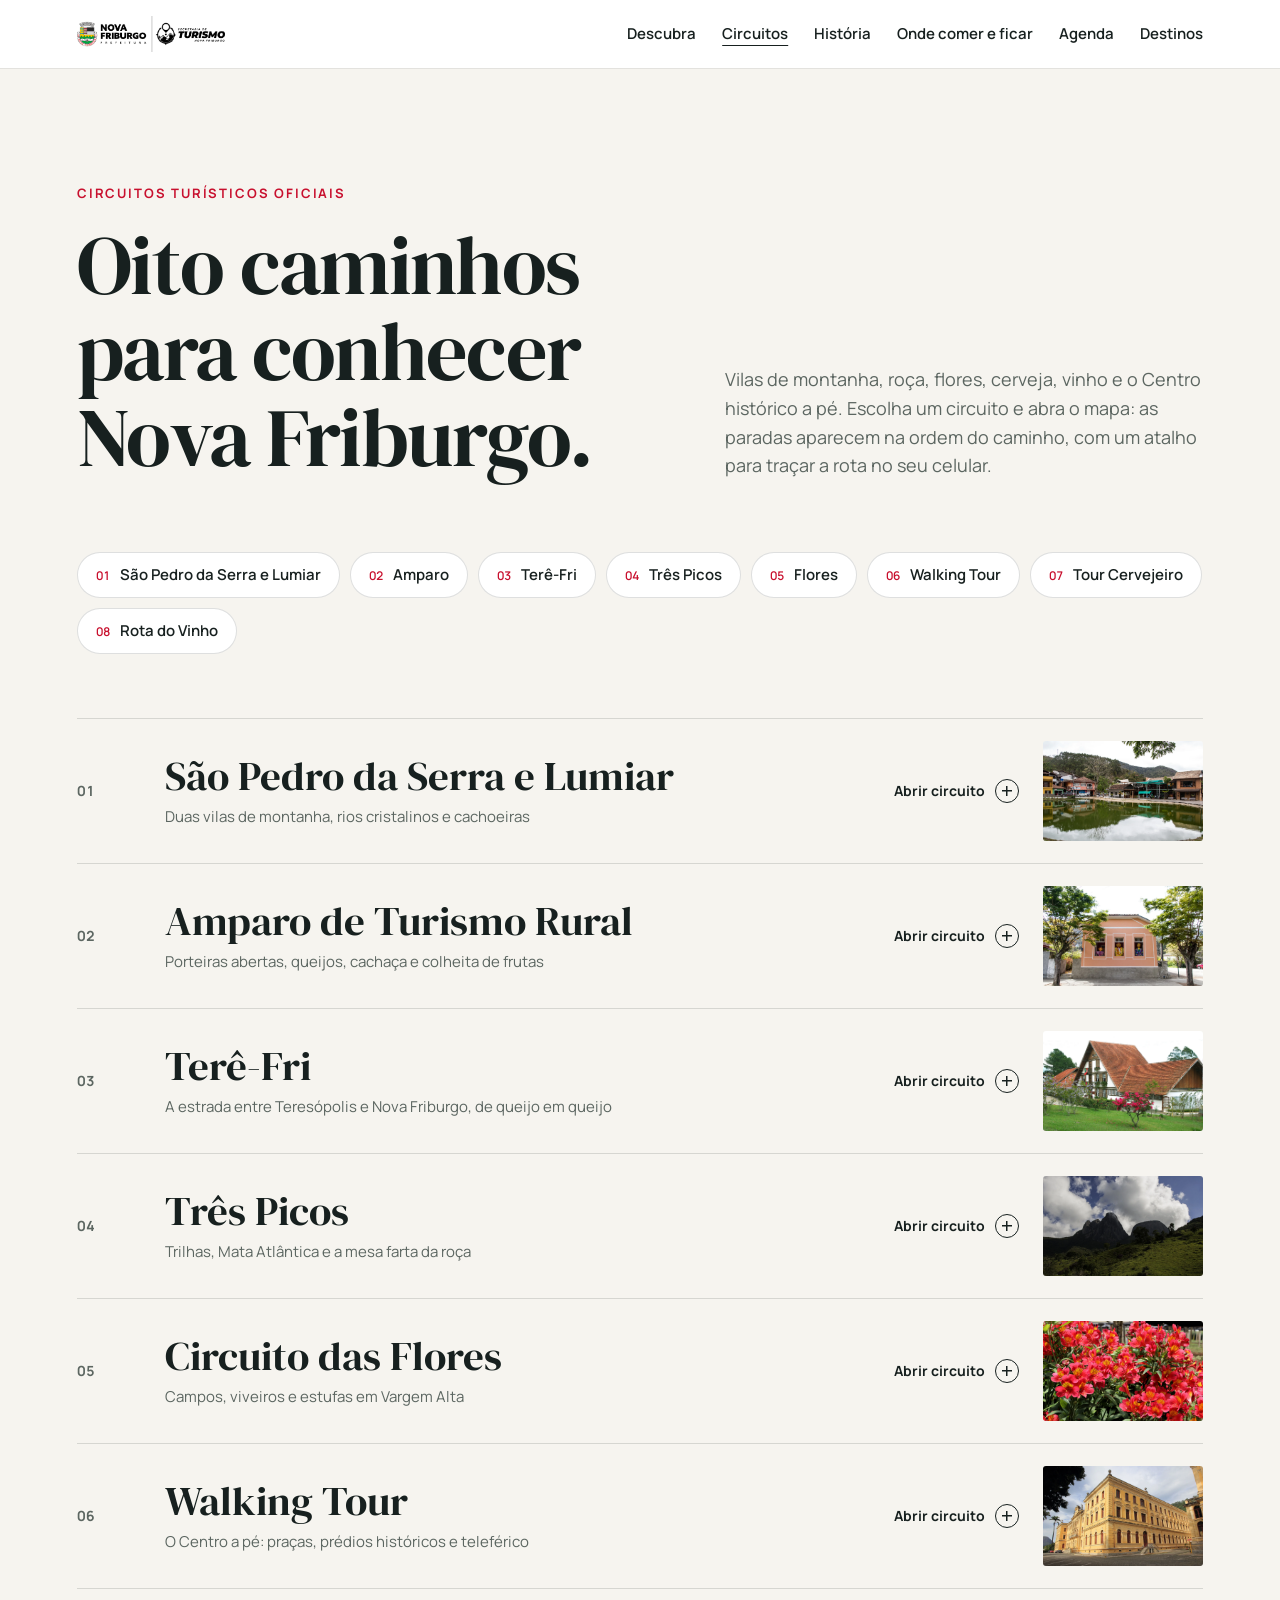
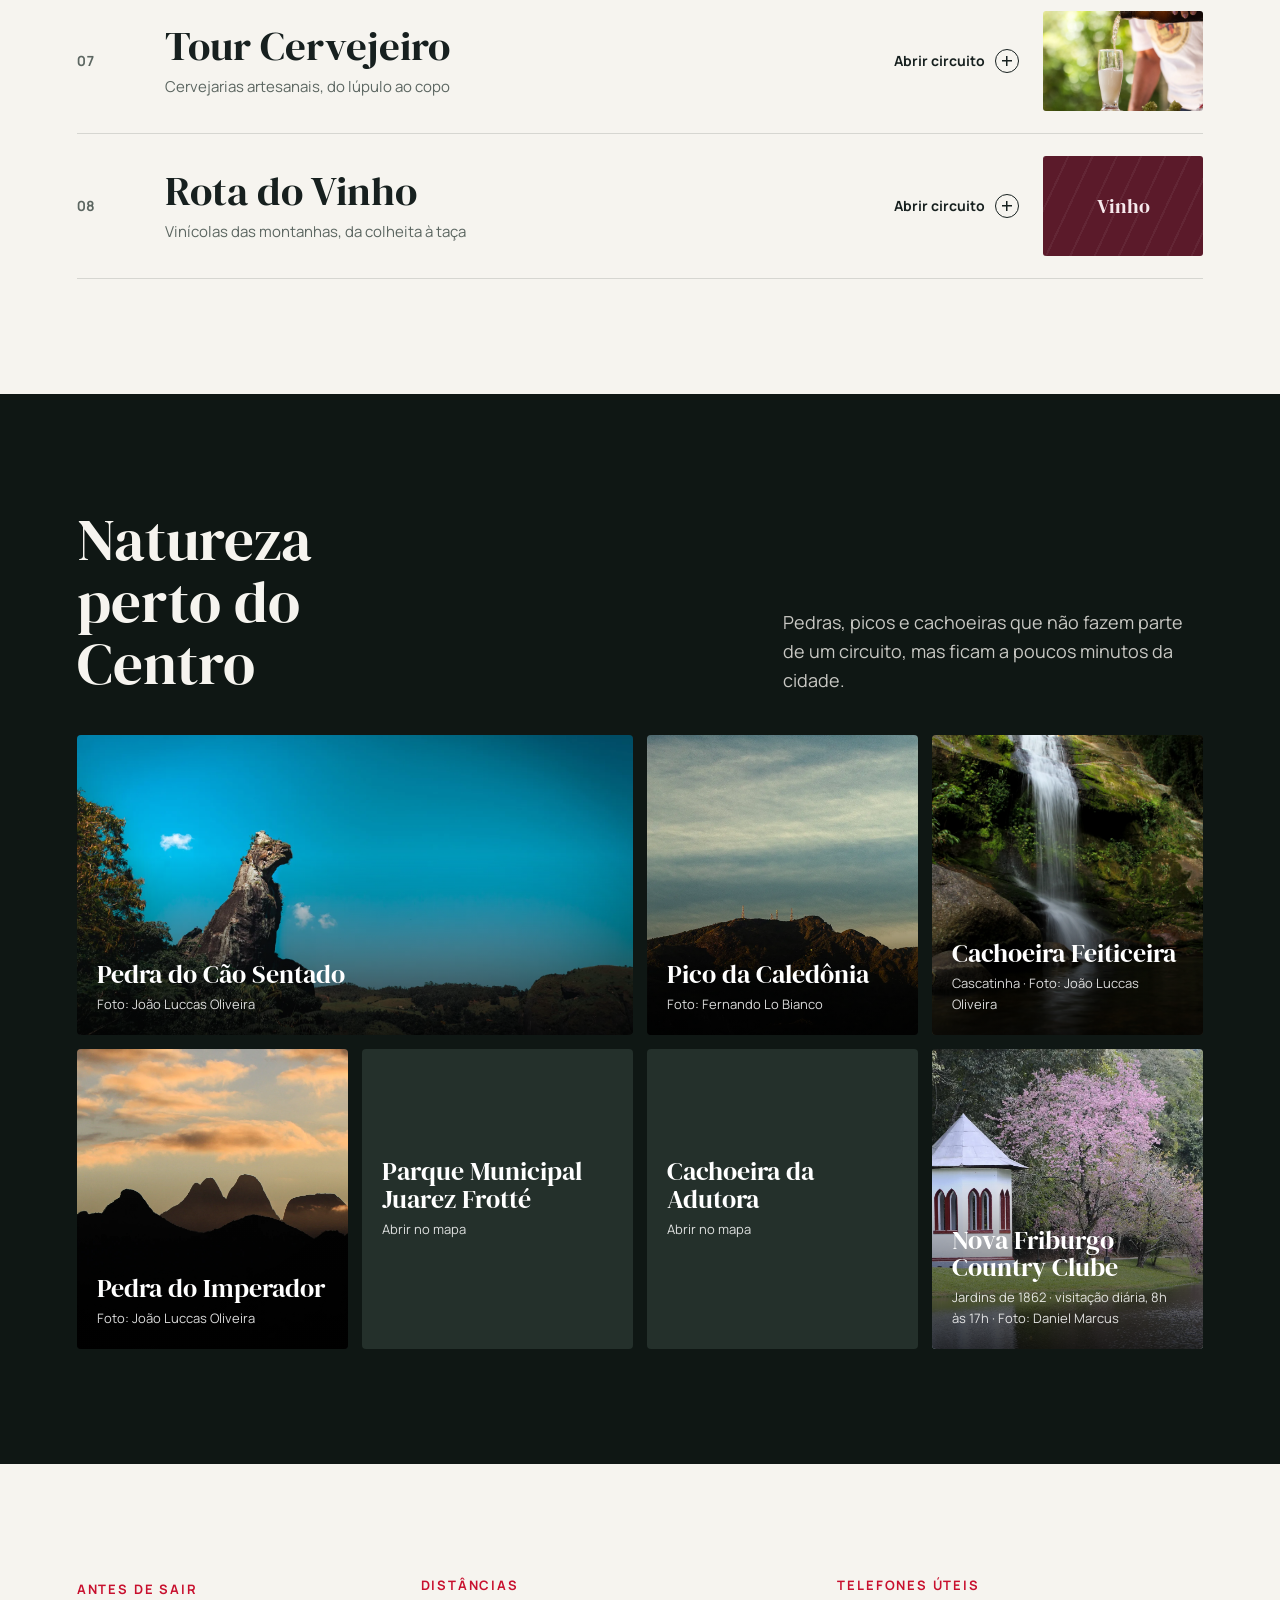
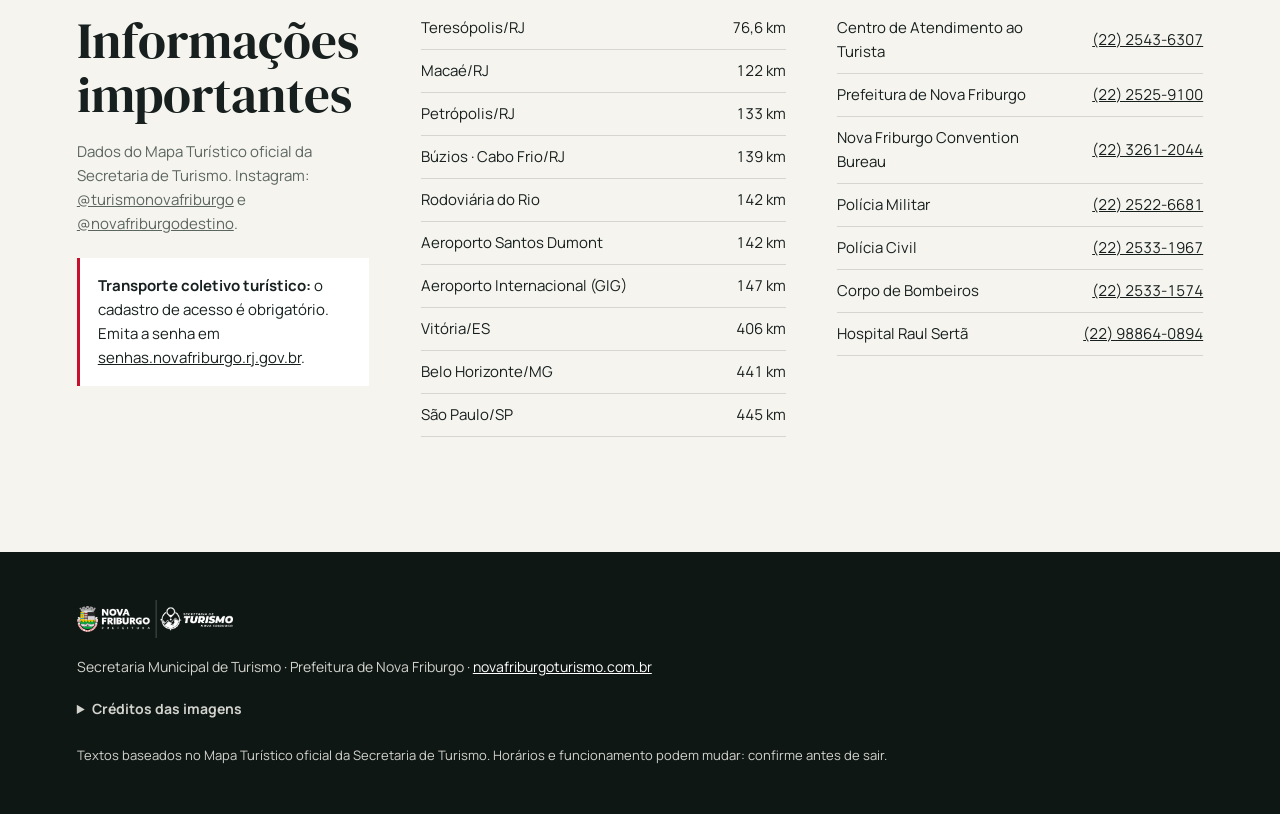
<file: circuitos.html>
<!doctype html>
<html lang="pt-BR">
<head>
<meta charset="utf-8">
<meta name="viewport" content="width=device-width, initial-scale=1">
<title>Circuitos turísticos · Nova Friburgo</title>
<meta name="description" content="Os circuitos turísticos oficiais de Nova Friburgo: São Pedro da Serra e Lumiar, Amparo, Terê-Fri, Três Picos, Flores, Walking Tour, Tour Cervejeiro e Rota do Vinho.">
<link rel="preconnect" href="https://fonts.googleapis.com">
<link rel="preconnect" href="https://fonts.gstatic.com" crossorigin>
<link href="https://fonts.googleapis.com/css2?family=DM+Serif+Display:ital@0;1&family=Manrope:wght@400;500;600;700&display=swap" rel="stylesheet">
<link rel="stylesheet" href="sites-incriveis.css">
<style>
:root{
  --neve:#F6F4EF; --papel:#FFFFFF; --tinta:#17201F; --suave:#5C6661; --noite:#0F1714; --linha:rgba(23,32,31,.14);
  --vermelho:#C8102E; --vinho:#5B1A2A;
  --display:'DM Serif Display', Georgia, serif; --texto:'Manrope', system-ui, sans-serif;
  --borda:min(6vw, 88px);
}
*{box-sizing:border-box}
html{scroll-behavior:smooth}
body{margin:0;background:var(--neve);color:var(--tinta);font-family:var(--texto);font-size:18px;line-height:1.6;-webkit-font-smoothing:antialiased}
img{display:block;max-width:100%;height:auto}
a{color:inherit}
h1,h2,h3{font-family:var(--display);font-weight:400;margin:0;line-height:1.05}
.rotulo{font-size:13px;font-weight:700;letter-spacing:.14em;text-transform:uppercase;margin:0}
.credito{font-size:13px;color:var(--suave);margin:10px 0 0}
.pular{position:absolute;left:-999px;top:12px;z-index:100;background:var(--papel);padding:10px 16px}
.pular:focus{left:12px}
:focus-visible{outline:3px solid var(--vermelho);outline-offset:3px}

/* cabeçalho (mesmo do portal, sempre compacto) */
.topo{position:sticky;top:0;z-index:50;display:flex;align-items:center;justify-content:space-between;gap:24px;padding:12px var(--borda);background:rgba(255,255,255,.97);box-shadow:0 1px 0 rgba(23,32,31,.08)}
.topo .logo{height:36px;width:auto}
.topo nav{display:flex;gap:26px;font-size:15px;font-weight:600}
.topo nav a{text-decoration:none;padding:10px 0}
.topo nav a:hover,.topo nav a[aria-current]{text-decoration:underline;text-underline-offset:6px}
.menu-toggle{display:none;border:1px solid var(--linha);background:#fff;padding:9px 16px;font:inherit;font-size:14px;font-weight:600;border-radius:3px;cursor:pointer}

/* abertura */
.abre{display:grid;grid-template-columns:minmax(0,1.1fr) minmax(0,.9fr);gap:clamp(32px,5vw,80px);align-items:end;padding:clamp(56px,9vw,120px) var(--borda) clamp(40px,6vw,72px)}
.abre h1{font-size:clamp(46px,6.4vw,96px);letter-spacing:-.02em;margin:18px 0 0}
.abre h1 em{color:var(--vermelho)}
.abre p{color:var(--suave);max-width:520px;margin:0}
.indice{list-style:none;margin:0;padding:0 var(--borda) clamp(40px,6vw,64px);display:flex;flex-wrap:wrap;gap:10px}
.indice a{display:inline-flex;gap:10px;align-items:baseline;text-decoration:none;border:1px solid var(--linha);background:#fff;border-radius:40px;padding:10px 18px;font-size:15px;font-weight:600}
.indice a span{font-size:12px;color:var(--vermelho);font-variant-numeric:tabular-nums}
.indice a:hover{border-color:var(--tinta)}

/* circuitos */
.circuitos{padding:0 var(--borda) clamp(64px,9vw,120px)}
.circuito{border-top:1px solid var(--linha);scroll-margin-top:72px}
.circuito:last-child{border-bottom:1px solid var(--linha)}
.circuito summary{list-style:none;cursor:pointer;display:grid;grid-template-columns:64px minmax(0,1fr) auto 160px;gap:24px;align-items:center;padding:22px 0}
.circuito summary::-webkit-details-marker{display:none}
.circuito .num{font-size:14px;font-weight:700;color:var(--suave);font-variant-numeric:tabular-nums}
.circuito h2{font-size:clamp(28px,3.2vw,46px);transition:color .3s}
.circuito .linha-curta{display:block;font-family:var(--texto);font-size:15px;color:var(--suave);margin-top:8px;line-height:1.4}
.circuito .abrir{font-size:14px;font-weight:700;white-space:nowrap;display:inline-flex;align-items:center;gap:10px}
.circuito .abrir::after{content:'';width:22px;height:22px;border:1.5px solid currentColor;border-radius:50%;background:linear-gradient(currentColor,currentColor) center/10px 1.5px no-repeat,linear-gradient(currentColor,currentColor) center/1.5px 10px no-repeat;transition:transform .4s}
.circuito[open] .abrir::after{transform:rotate(45deg)}
.circuito .abrir .fechar{display:none}
.circuito[open] .abrir .ver{display:none}
.circuito[open] .abrir .fechar{display:inline}
.circuito .mini{width:160px;height:100px;object-fit:cover;border-radius:3px;transition:opacity .3s}
.circuito[open] .mini{opacity:0}
.circuito summary:hover h2{color:var(--vermelho)}

/* o mapa que se desdobra (movimento-assinatura) */
.mapa{perspective:1600px;padding:4px 0 40px}
.mapa-folhas{display:grid;grid-template-columns:minmax(0,1.25fr) minmax(0,1fr);gap:0;background:#fff;border:1px solid var(--linha);border-radius:4px;overflow:hidden;box-shadow:0 24px 60px -30px rgba(15,23,20,.35)}
.folha{transform-origin:top center;backface-visibility:hidden}
.folha-foto{position:relative;min-height:420px;background:var(--noite)}
.folha-foto img{position:absolute;inset:0;width:100%;height:100%;object-fit:cover}
.folha-foto figcaption{position:absolute;left:16px;bottom:12px;right:16px;font-size:12px;color:#fff;text-shadow:0 1px 8px rgba(0,0,0,.8)}
.folha-texto{padding:clamp(24px,3vw,44px);display:flex;flex-direction:column;gap:20px;border-left:1px dashed var(--linha)}
.folha-texto p{margin:0;font-size:17px}
.rota{list-style:none;margin:0;padding:0 0 0 6px;position:relative}
.rota::before{content:'';position:absolute;left:17px;top:14px;bottom:14px;border-left:2px dashed var(--vermelho);opacity:.55}
.rota li{position:relative;display:grid;grid-template-columns:24px 1fr;gap:16px;align-items:start;padding:7px 0;font-size:16px;font-weight:600}
.rota li::before{counter-increment:parada;content:counter(parada);position:relative;z-index:1;width:24px;height:24px;border-radius:50%;background:var(--vermelho);color:#fff;font-size:12px;display:grid;place-items:center;font-variant-numeric:tabular-nums}
.rota{counter-reset:parada}
.rota li small{display:block;font-weight:400;color:var(--suave);font-size:14px}
.botoes{display:flex;flex-wrap:wrap;gap:12px;margin-top:auto}
.botao{display:inline-flex;align-items:center;gap:10px;background:var(--vermelho);color:#fff;text-decoration:none;font-size:15px;font-weight:700;padding:13px 22px;border-radius:3px}
.botao:hover{background:#9E0B23}
.botao.claro{background:transparent;color:var(--tinta);border:1px solid var(--linha)}
.nota{font-size:14px;color:var(--suave)}
.sem-foto{display:flex;align-items:flex-end;padding:32px;background:var(--vinho);color:#F6E9EC;font-family:var(--display);font-size:clamp(44px,5vw,72px);line-height:.95;background-image:repeating-linear-gradient(115deg,rgba(255,255,255,.05) 0 2px,transparent 2px 22px)}
.sem-foto.mini{font-size:20px;padding:12px;align-items:center;justify-content:center;text-align:center}

/* desdobrar: as duas folhas abrem como um mapa de papel */
.circuito[open] .folha-foto{animation:desdobra .75s cubic-bezier(.22,1,.36,1) both}
.circuito[open] .folha-texto{animation:desdobra .75s cubic-bezier(.22,1,.36,1) .14s both}
@keyframes desdobra{from{transform:rotateX(-82deg);opacity:0}to{transform:none;opacity:1}}

/* natureza perto do centro */
.perto{padding:clamp(64px,9vw,120px) var(--borda);background:var(--noite);color:#F6F4EF}
.perto-cabeca{display:flex;justify-content:space-between;align-items:end;gap:32px;flex-wrap:wrap;margin-bottom:40px}
.perto h2{font-size:clamp(36px,4.6vw,68px);max-width:12ch}
.perto-cabeca p{max-width:420px;color:rgba(246,244,239,.8);margin:0}
.grade-perto{display:grid;grid-template-columns:repeat(4,minmax(0,1fr));gap:14px}
.lugar{position:relative;min-height:300px;border-radius:4px;overflow:hidden;background:#1d2622;text-decoration:none;color:#fff;display:flex;align-items:flex-end;isolation:isolate}
.lugar img{position:absolute;inset:0;width:100%;height:100%;object-fit:cover;z-index:-2;transition:transform 1.2s cubic-bezier(.22,1,.36,1)}
.lugar::after{content:'';position:absolute;inset:0;z-index:-1;background:linear-gradient(180deg,rgba(0,0,0,0) 40%,rgba(0,0,0,.78))}
.lugar:hover img{transform:scale(1.06)}
.lugar div{padding:20px}
.lugar h3{font-size:26px}
.lugar small{display:block;font-size:13px;opacity:.85;margin-top:6px}
.lugar.largo{grid-column:span 2}
.lugar.texto{background:#24302b;align-items:center}
.lugar.texto::after{display:none}

/* informações úteis */
.uteis{padding:clamp(64px,9vw,120px) var(--borda);display:grid;grid-template-columns:minmax(0,.8fr) minmax(0,1fr) minmax(0,1fr);gap:clamp(32px,4vw,64px)}
.uteis h2{font-size:clamp(34px,4vw,56px)}
.uteis h3{font-family:var(--texto);font-size:13px;font-weight:700;letter-spacing:.14em;text-transform:uppercase;margin:0 0 14px;color:var(--vermelho)}
.tabela{width:100%;border-collapse:collapse;font-size:15px}
.tabela td{padding:9px 0;border-bottom:1px solid var(--linha)}
.tabela td:last-child{text-align:right;font-variant-numeric:tabular-nums;white-space:nowrap;padding-left:16px}
.uteis .aviso{margin-top:22px;padding:16px 18px;background:#fff;border-left:3px solid var(--vermelho);font-size:15px}

.rodape{background:var(--noite);color:rgba(246,244,239,.85);padding:48px var(--borda);font-size:14px}
.rodape img{height:38px;width:auto;margin-bottom:18px}
.rodape a{color:#fff}
.rodape summary{cursor:pointer;font-weight:700;margin:20px 0 8px}
.rodape ul{margin:0;padding-left:18px;columns:2;column-gap:40px}
.rodape li{margin:4px 0;break-inside:avoid}

@media (max-width:900px){
  .menu-toggle{display:inline-block}
  .topo nav{display:none;position:absolute;top:100%;left:0;right:0;flex-direction:column;gap:0;background:#fff;padding:8px var(--borda) 18px;box-shadow:0 12px 24px rgba(0,0,0,.08)}
  .topo nav.aberto{display:flex}
  .abre{grid-template-columns:1fr}
  .circuito summary{grid-template-columns:36px minmax(0,1fr) 84px;gap:14px}
  .circuito .abrir{display:none}
  .circuito .mini{width:84px;height:64px}
  .mapa-folhas{grid-template-columns:1fr}
  .folha-foto{min-height:240px}
  .folha-texto{border-left:0;border-top:1px dashed var(--linha)}
  .grade-perto{grid-template-columns:repeat(2,minmax(0,1fr))}
  .lugar{min-height:220px}
  .uteis{grid-template-columns:1fr}
  .rodape ul{columns:1}
}
@media (max-width:520px){ .grade-perto{grid-template-columns:1fr} .lugar.largo{grid-column:auto} }
@media (prefers-reduced-motion:reduce){ .circuito[open] .folha-foto,.circuito[open] .folha-texto{animation:none} }

.rota li{display:block;padding:0;font-weight:400}
.rota li::before{position:absolute;left:0;top:13px}
.parada{display:block;width:100%;text-align:left;background:none;border:0;padding:10px 8px 10px 40px;border-radius:3px;font:inherit;font-size:16px;font-weight:600;color:inherit;cursor:pointer;position:relative}
.parada small{display:block;font-weight:400;color:var(--suave);font-size:14px}
.parada::after{content:'';position:absolute;right:8px;top:50%;width:8px;height:8px;border-right:2px solid currentColor;border-bottom:2px solid currentColor;transform:translateY(-70%) rotate(45deg);opacity:.45;transition:transform .3s}
.parada:hover{background:rgba(200,16,46,.06)}
.parada[aria-expanded=true]{background:rgba(200,16,46,.08);color:var(--vermelho)}
.parada[aria-expanded=true]::after{transform:translateY(-30%) rotate(-135deg)}
.det{margin:4px 0 12px 40px;padding:14px 16px;background:var(--neve);border-radius:3px;font-size:15px}
.det p{margin:0 0 8px;font-size:15px}
.det .onde b{color:var(--tinta)}
.det-foto{display:none;width:100%;aspect-ratio:3/2;object-fit:cover;border-radius:2px;margin-bottom:12px}
.rota-link{display:inline-flex;align-items:center;gap:8px;font-weight:700;font-size:14px;color:var(--vermelho);text-decoration:none;border:1.5px solid var(--vermelho);padding:8px 14px;border-radius:3px}
.rota-link:hover{background:var(--vermelho);color:#fff}
.dica{font-size:13px;color:var(--suave);margin:0}
.folha-foto img{transition:opacity .35s ease}
.folha-foto.trocando img{opacity:.15}
.folha-foto .sem-foto-parada{position:absolute;inset:0;z-index:1;display:none;align-items:flex-end;padding:32px;background:#24302b;color:#F6F4EF;font-family:var(--display);font-size:clamp(32px,3.4vw,52px);line-height:1}
.folha-foto.sem-img .sem-foto-parada{display:flex}
@media (max-width:900px){ .det-foto{display:block} .det{margin-left:0} }
</style>
</head>
<body>
<a class="pular" href="#conteudo">Pular para o conteúdo</a>

<header class="topo">
  <a href="index.html" aria-label="Nova Friburgo Turismo — início"><img class="logo" src="img/logo-preto.png" alt="Prefeitura de Nova Friburgo · Secretaria de Turismo" width="917" height="223"></a>
  <button class="menu-toggle" type="button" aria-expanded="false" aria-controls="nav">Menu</button>
  <nav id="nav" aria-label="Navegação principal">
    <a href="index.html#destaques">Descubra</a>
    <a href="circuitos.html" aria-current="page">Circuitos</a>
    <a href="historia.html">História</a>
    <a href="index.html#catalogo">Onde comer e ficar</a>
    <a href="index.html#eventos">Agenda</a>
    <a href="index.html#distritos">Destinos</a>
  </nav>
</header>

<main id="conteudo">

<section class="abre" data-fx-fundo="#F6F4EF" data-fx-tinta="#17201F" aria-labelledby="titulo">
  <div>
    <p class="rotulo" data-fx="surgir" style="color:var(--vermelho)">Circuitos turísticos oficiais</p>
    <h1 id="titulo" data-fx="palavras" data-fx-duracao="900">Oito caminhos para <em>conhecer</em> Nova Friburgo.</h1>
  </div>
  <p data-fx="subir" data-fx-atraso="200">Vilas de montanha, roça, flores, cerveja, vinho e o Centro histórico a pé. Escolha um circuito e abra o mapa: as paradas aparecem na ordem do caminho, com um atalho para traçar a rota no seu celular.</p>
</section>

<ol class="indice" aria-label="Lista de circuitos">
  <li><a href="#sao-pedro-lumiar"><span>01</span>São Pedro da Serra e Lumiar</a></li>
  <li><a href="#amparo"><span>02</span>Amparo</a></li>
  <li><a href="#tere-fri"><span>03</span>Terê-Fri</a></li>
  <li><a href="#tres-picos"><span>04</span>Três Picos</a></li>
  <li><a href="#flores"><span>05</span>Flores</a></li>
  <li><a href="#walking-tour"><span>06</span>Walking Tour</a></li>
  <li><a href="#cervejeiro"><span>07</span>Tour Cervejeiro</a></li>
  <li><a href="#vinho"><span>08</span>Rota do Vinho</a></li>
</ol>

<div class="circuitos" data-fx-fundo="#F6F4EF" data-fx-tinta="#17201F">

  <details class="circuito" id="sao-pedro-lumiar">
    <summary><span class="num">01</span><span><h2>São Pedro da Serra e Lumiar</h2><span class="linha-curta">Duas vilas de montanha, rios cristalinos e cachoeiras</span></span><span class="abrir"><span class="ver">Abrir circuito</span><span class="fechar">Fechar</span></span><img class="mini" src="img/c/sps-lumiar.webp" alt="" loading="lazy"></summary>
    <div class="mapa"><div class="mapa-folhas">
      <figure class="folha folha-foto" style="margin:0"><div class="sem-foto-parada" aria-hidden="true"></div><img src="img/c/sps-lumiar.webp" alt="Lago cercado por casas e pousadas de madeira em São Pedro da Serra, com montanhas ao fundo" loading="lazy"><figcaption>São Pedro da Serra · Foto: João Luccas Oliveira</figcaption></figure>
      <div class="folha folha-texto">
        <p>Em São Pedro da Serra, vielas de paralelepípedo, construções charmosas e cafés convidam a ir devagar. Lumiar tem cachoeiras, piscinas naturais e uma vida noturna animada. Nas duas vilas, gastronomia e artesanato local.</p>
        <ol class="rota">
          <li><button class="parada" type="button" aria-expanded="false"><span>Poço Belo<small>Boa Esperança</small></span></button><div class="det" hidden><p>Queda d'água no Rio Boa Esperança, à beira da estrada que liga Lumiar a Boa Esperança. A entrada fica escondida na vegetação, perto de um pequeno estacionamento.</p><p class="onde"><b>Onde fica:</b> Estrada Lumiar–Boa Esperança, logo depois do centro de Lumiar.</p><a class="rota-link" href="https://www.google.com/maps/dir/?api=1&destination=Po%C3%A7o+Belo%2C+Lumiar%2C+Nova+Friburgo" target="_blank" rel="noopener">Como chegar</a></div></li>
          <li><button class="parada" type="button" aria-expanded="false" data-img="img/p/sao-jose.webp" data-alt="Cachoeira São José caindo entre pedras cobertas de musgo" data-cred="Foto: TMbux (CC BY-SA 3.0)"><span>Cachoeira São José<small>Boa Esperança</small></span></button><div class="det" hidden><img class="det-foto" src="img/p/sao-jose.webp" alt="Cachoeira São José caindo entre pedras cobertas de musgo" loading="lazy"><p>Queda de cerca de 15 metros com área de lazer e ambiente familiar.</p><p class="onde"><b>Onde fica:</b> Povoado de Boa Esperança, a uns 5 km do centro de Lumiar, por estrada asfaltada.</p><a class="rota-link" href="https://www.google.com/maps/dir/?api=1&destination=Cachoeira+S%C3%A3o+Jos%C3%A9%2C+Boa+Esperan%C3%A7a%2C+Lumiar%2C+Nova+Friburgo" target="_blank" rel="noopener">Como chegar</a></div></li>
          <li><button class="parada" type="button" aria-expanded="false" data-img="img/p/encontro-rios.webp" data-alt="Ponte sobre as pedras no Encontro dos Rios, com montanhas ao fundo" data-cred="Ponte dos Alemães · Foto: TMbux (CC BY-SA 3.0)"><span>Encontro dos Rios<small>Lumiar</small></span></button><div class="det" hidden><img class="det-foto" src="img/p/encontro-rios.webp" alt="Ponte sobre as pedras no Encontro dos Rios, com montanhas ao fundo" loading="lazy"><p>Ponto onde o Rio Bonito deságua no Rio Macaé. Tem trechos calmos para banho e corredeiras: é a saída do rafting e da canoagem.</p><p class="onde"><b>Onde fica:</b> A 6 km da praça central de Lumiar. É só seguir as placas.</p><a class="rota-link" href="https://www.google.com/maps/dir/?api=1&destination=Encontro+dos+Rios%2C+Lumiar%2C+Nova+Friburgo" target="_blank" rel="noopener">Como chegar</a></div></li>
          <li><button class="parada" type="button" aria-expanded="false" data-img="img/c/poco-feio.webp" data-alt="Água corrente entre pedras no Poço Feio" data-cred="Foto: TMbux (CC BY-SA 3.0)"><span>Poço Feio<small>Lumiar</small></span></button><div class="det" hidden><img class="det-foto" src="img/c/poco-feio.webp" alt="Água corrente entre pedras no Poço Feio" loading="lazy"><p>Apesar do nome, é a “praia de Lumiar”: faixa de areia e águas tranquilas, boa para famílias. Fica em área particular, com entrada paga.</p><p class="onde"><b>Onde fica:</b> Na entrada do distrito, no km 22 da estrada Mury–Lumiar, a cerca de 1 km do centro.</p><a class="rota-link" href="https://www.google.com/maps/dir/?api=1&destination=Po%C3%A7o+Feio%2C+Lumiar%2C+Nova+Friburgo" target="_blank" rel="noopener">Como chegar</a></div></li>
          <li><button class="parada" type="button" aria-expanded="false" data-img="img/p/toca-da-onca.webp" data-alt="Poço de água verde com pedras e mata ao redor na Toca da Onça" data-cred="Foto: TMbux (CC BY-SA 3.0)"><span>Toca da Onça<small>Lumiar</small></span></button><div class="det" hidden><img class="det-foto" src="img/p/toca-da-onca.webp" alt="Poço de água verde com pedras e mata ao redor na Toca da Onça" loading="lazy"><p>Complexo particular com piscinas naturais, área de camping e boia-cross.</p><p class="onde"><b>Onde fica:</b> A 10 km do centro de Lumiar, passando pelo Encontro dos Rios. O último trecho é de terra, com ladeira.</p><a class="rota-link" href="https://www.google.com/maps/dir/?api=1&destination=Po%C3%A7o+Toca+da+On%C3%A7a%2C+Lumiar%2C+Nova+Friburgo" target="_blank" rel="noopener">Como chegar</a></div></li>
          <li><button class="parada" type="button" aria-expanded="false" data-img="img/p/indiana-jones.webp" data-alt="Queda d&#x27;água dentro de um cânion estreito de pedra" data-cred="Foto: TMbux (CC BY-SA 3.0)"><span>Cachoeira Indiana Jones<small>Boa Esperança</small></span></button><div class="det" hidden><img class="det-foto" src="img/p/indiana-jones.webp" alt="Queda d&#x27;água dentro de um cânion estreito de pedra" loading="lazy"><p>Queda escondida num cânion estreito, com pedras que formam um escorrega natural. O acesso é desafiador.</p><p class="onde"><b>Onde fica:</b> Boa Esperança, Lumiar.</p><a class="rota-link" href="https://www.google.com/maps/dir/?api=1&destination=Cachoeira+Indiana+Jones%2C+Lumiar%2C+Nova+Friburgo" target="_blank" rel="noopener">Como chegar</a></div></li>
        </ol>
        <p class="dica">Toque em uma parada para ver a foto, os detalhes e como chegar.</p>
        <div class="botoes"><a class="botao" href="https://www.google.com/maps/search/?api=1&amp;query=S%C3%A3o+Pedro+da+Serra+Nova+Friburgo+RJ" target="_blank" rel="noopener">Abrir no mapa</a><a class="botao claro" href="index.html#catalogo">Onde ficar e comer</a></div>
      </div>
    </div></div>
  </details>

  <details class="circuito" id="amparo">
    <summary><span class="num">02</span><span><h2>Amparo de Turismo Rural</h2><span class="linha-curta">Porteiras abertas, queijos, cachaça e colheita de frutas</span></span><span class="abrir"><span class="ver">Abrir circuito</span><span class="fechar">Fechar</span></span><img class="mini" src="img/c/amparo.webp" alt="" loading="lazy"></summary>
    <div class="mapa"><div class="mapa-folhas">
      <figure class="folha folha-foto" style="margin:0"><div class="sem-foto-parada" aria-hidden="true"></div><img src="img/c/amparo.webp" alt="Casario colorido da vila de Amparo entre árvores" loading="lazy"><figcaption>Amparo · Foto: João Luccas Oliveira</figcaption></figure>
      <div class="folha folha-texto">
        <p>Cada estrada leva a uma propriedade rural que abre a porteira ao visitante. Dá para provar queijos artesanais e cachaça, colher frutas e acompanhar o dia a dia da roça, recebido por quem vive e produz ali.</p>
        <ol class="rota">
          <li><button class="parada" type="button" aria-expanded="false" data-img="img/d-amparo.webp" data-alt="Casario colorido da vila de Amparo" data-cred="Foto: João Luccas Oliveira"><span>Vila de Amparo<small>Amparo</small></span></button><div class="det" hidden><img class="det-foto" src="img/d-amparo.webp" alt="Casario colorido da vila de Amparo" loading="lazy"><p>O centro da vila, ponto de partida para as propriedades do circuito.</p><p class="onde"><b>Onde fica:</b> Distrito de Amparo, acesso pela RJ-150.</p><a class="rota-link" href="https://www.google.com/maps/dir/?api=1&destination=Amparo%2C+Nova+Friburgo" target="_blank" rel="noopener">Como chegar</a></div></li>
          <li><button class="parada" type="button" aria-expanded="false"><span>Propriedades rurais do circuito<small>queijos, cachaça e frutas</small></span></button><div class="det" hidden><p>Sítios que abrem a porteira para visitas: queijos artesanais, cachaça, colheita de frutas e a rotina do campo.</p><p class="onde"><b>Onde fica:</b> A lista das propriedades que recebem visitantes está no Centro de Atendimento ao Turista: (22) 2543-6307.</p><a class="rota-link" href="https://www.google.com/maps/dir/?api=1&destination=Amparo%2C+Nova+Friburgo" target="_blank" rel="noopener">Como chegar</a></div></li>
        </ol>
                <p class="dica">Toque em uma parada para ver a foto, os detalhes e como chegar.</p>
        <div class="botoes"><a class="botao" href="https://www.google.com/maps/search/?api=1&amp;query=Amparo+Nova+Friburgo+RJ" target="_blank" rel="noopener">Abrir no mapa</a></div>
      </div>
    </div></div>
  </details>

  <details class="circuito" id="tere-fri">
    <summary><span class="num">03</span><span><h2>Terê-Fri</h2><span class="linha-curta">A estrada entre Teresópolis e Nova Friburgo, de queijo em queijo</span></span><span class="abrir"><span class="ver">Abrir circuito</span><span class="fechar">Fechar</span></span><img class="mini" src="img/casa-suica.webp" alt="" loading="lazy"></summary>
    <div class="mapa"><div class="mapa-folhas">
      <figure class="folha folha-foto" style="margin:0"><div class="sem-foto-parada" aria-hidden="true"></div><img src="img/casa-suica.webp" alt="Casa em estilo suíço com telhado vermelho e jardim florido" loading="lazy"><figcaption>Casa Suíça · Acervo da Secretaria de Turismo</figcaption></figure>
      <div class="folha folha-texto">
        <p>Pela RJ-130, vales profundos e picos acompanham a viagem. No caminho: queijos produzidos na região, vinícolas, cosméticos, restaurantes de pratos típicos e cafés para fechar o dia.</p>
        <ol class="rota">
          <li><button class="parada" type="button" aria-expanded="false" data-img="img/casa-suica.webp" data-alt="Casa em estilo suíço com telhado vermelho e jardim florido" data-cred="Acervo da Secretaria de Turismo"><span>Casa Suíça<small>Memorial da Colonização Suíça</small></span></button><div class="det" hidden><img class="det-foto" src="img/casa-suica.webp" alt="Casa em estilo suíço com telhado vermelho e jardim florido" loading="lazy"><p>Reúne o Memorial da Colonização Suíça, o Museu de Taxidermia e o Galpão de Encanto e Arte. No mesmo lugar: jardim, uma pequena fábrica de chocolate e a Queijaria Escola, com queijos, doces, linguiças e geleias.</p><p class="onde"><b>Onde fica:</b> Na estrada Terê-Fri (RJ-130), a pouco mais de 20 km do Centro.</p><a class="rota-link" href="https://www.google.com/maps/dir/?api=1&destination=Casa+Su%C3%AD%C3%A7a%2C+Nova+Friburgo" target="_blank" rel="noopener">Como chegar</a></div></li>
          <li><button class="parada" type="button" aria-expanded="false" data-img="img/p/jardim-nego.webp" data-alt="Escultura de barro e musgo com rostos e figuras humanas" data-cred="Foto: Priscila Bruder (CC0)"><span>Jardim do Nêgo<small>esculturas de Geraldo Simplício</small></span></button><div class="det" hidden><img class="det-foto" src="img/p/jardim-nego.webp" alt="Escultura de barro e musgo com rostos e figuras humanas" loading="lazy"><p>Ateliê ao ar livre onde o artista Geraldo Simplício, o Nêgo, cria e expõe suas esculturas gigantes de barro e musgo. No fim do passeio há um pequeno museu. A entrada é paga.</p><p class="onde"><b>Onde fica:</b> RJ-130, km 55, a cerca de 17 km do Centro.</p><a class="rota-link" href="https://www.google.com/maps/dir/?api=1&destination=Jardim+do+N%C3%AAgo%2C+Nova+Friburgo" target="_blank" rel="noopener">Como chegar</a></div></li>
          <li><button class="parada" type="button" aria-expanded="false"><span>Apiário Amigos da Terra e Museu do Mel<small>turismo rural</small></span></button><div class="det" hidden><p>Apiário com loja de produtos do mel e museu sobre as abelhas.</p><p class="onde"><b>Onde fica:</b> A cerca de 20 km do Centro, vizinho da Casa Suíça e do Jardim do Nêgo: dá para visitar os três no mesmo dia.</p><a class="rota-link" href="https://www.google.com/maps/dir/?api=1&destination=Api%C3%A1rio+Amigos+da+Terra%2C+Nova+Friburgo" target="_blank" rel="noopener">Como chegar</a></div></li>
        </ol>
        <p class="dica">Toque em uma parada para ver a foto, os detalhes e como chegar.</p>
        <div class="botoes"><a class="botao" href="https://www.google.com/maps/dir/?api=1&amp;origin=Nova+Friburgo+RJ&amp;destination=Teres%C3%B3polis+RJ" target="_blank" rel="noopener">Abrir no mapa</a></div>
      </div>
    </div></div>
  </details>

  <details class="circuito" id="tres-picos">
    <summary><span class="num">04</span><span><h2>Três Picos</h2><span class="linha-curta">Trilhas, Mata Atlântica e a mesa farta da roça</span></span><span class="abrir"><span class="ver">Abrir circuito</span><span class="fechar">Fechar</span></span><img class="mini" src="img/c/tres-picos.webp" alt="" loading="lazy"></summary>
    <div class="mapa"><div class="mapa-folhas">
      <figure class="folha folha-foto" style="margin:0"><div class="sem-foto-parada" aria-hidden="true"></div><img src="img/c/tres-picos.webp" alt="Os Três Picos e o Capacete sob céu azul, com campos verdes à frente" loading="lazy"><figcaption>Três Picos e Capacete · Foto: Maylle Lo Feudo (CC BY-SA 3.0)</figcaption></figure>
      <div class="folha folha-texto">
        <p>Trilhas com vistas abertas para os Três Picos, no meio da Mata Atlântica. Depois da caminhada, frutas, verduras frescas, mel, pães e broa à venda pelo caminho, e pousadas aconchegantes para ficar.</p>
        <ol class="rota">
          <li><button class="parada" type="button" aria-expanded="false" data-img="img/p/tres-picos-parque.webp" data-alt="Paredão de granito dos Três Picos entre nuvens" data-cred="Foto: Giovani Sardinha (CC BY-SA 4.0)"><span>Parque Estadual dos Três Picos<small>trilhas e mirantes</small></span></button><div class="det" hidden><img class="det-foto" src="img/p/tres-picos-parque.webp" alt="Paredão de granito dos Três Picos entre nuvens" loading="lazy"><p>Trilhas no meio da Mata Atlântica, com vistas para os Três Picos. Trilhas de montanha pedem preparo: confira o tempo e as orientações do parque antes de sair.</p><p class="onde"><b>Onde fica:</b> Região de Campo do Coelho, em Nova Friburgo.</p><a class="rota-link" href="https://www.google.com/maps/dir/?api=1&destination=Parque+Estadual+dos+Tr%C3%AAs+Picos%2C+Nova+Friburgo" target="_blank" rel="noopener">Como chegar</a></div></li>
          <li><button class="parada" type="button" aria-expanded="false" data-img="img/p/morangos.webp" data-alt="Plantação de morangos em estufa" data-cred="Plantação de morangos em Nova Friburgo · Foto: Vitorperrut555 (CC BY 4.0)"><span>Produtores e pousadas<small>frutas, mel, pães e broa</small></span></button><div class="det" hidden><img class="det-foto" src="img/p/morangos.webp" alt="Plantação de morangos em estufa" loading="lazy"><p>Na volta da trilha, frutas, verduras frescas, mel, pães e broa à venda pelo caminho, e pousadas para ficar.</p><p class="onde"><b>Onde fica:</b> Ao longo das estradas da região dos Três Picos.</p><a class="rota-link" href="https://www.google.com/maps/dir/?api=1&destination=Salinas%2C+Nova+Friburgo" target="_blank" rel="noopener">Como chegar</a></div></li>
        </ol>
                <p class="dica">Toque em uma parada para ver a foto, os detalhes e como chegar.</p>
        <div class="botoes"><a class="botao" href="https://www.google.com/maps/search/?api=1&amp;query=Parque+Estadual+dos+Tr%C3%AAs+Picos+Nova+Friburgo" target="_blank" rel="noopener">Abrir no mapa</a></div>
      </div>
    </div></div>
  </details>

  <details class="circuito" id="flores">
    <summary><span class="num">05</span><span><h2>Circuito das Flores</h2><span class="linha-curta">Campos, viveiros e estufas em Vargem Alta</span></span><span class="abrir"><span class="ver">Abrir circuito</span><span class="fechar">Fechar</span></span><img class="mini" src="img/c/flores.webp" alt="" loading="lazy"></summary>
    <div class="mapa"><div class="mapa-folhas">
      <figure class="folha folha-foto" style="margin:0"><div class="sem-foto-parada" aria-hidden="true"></div><img src="img/c/flores.webp" alt="Astromélias vermelhas e alaranjadas em plantação de flores" loading="lazy"><figcaption>Fazenda das Flores, Vargem Alta · Foto: Halley Pacheco de Oliveira (CC BY-SA 4.0)</figcaption></figure>
      <div class="folha folha-texto">
        <p>Vargem Alta vira um jardim de cores e perfumes. Entre campos floridos, viveiros e estufas, rosas e begônias dividem espaço com flores exóticas e tradicionais. Os produtores mostram como cultivam, e cada canto rende uma boa foto.</p>
        <ol class="rota">
          <li><button class="parada" type="button" aria-expanded="false" data-img="img/c/flores.webp" data-alt="Astromélias vermelhas em plantação" data-cred="Fazenda das Flores · Foto: Halley Pacheco de Oliveira (CC BY-SA 4.0)"><span>Vargem Alta<small>campos floridos</small></span></button><div class="det" hidden><img class="det-foto" src="img/c/flores.webp" alt="Astromélias vermelhas em plantação" loading="lazy"><p>Campos de flores a perder de vista, com rosas, begônias, astromélias e flores exóticas.</p><p class="onde"><b>Onde fica:</b> Vargem Alta, Nova Friburgo.</p><a class="rota-link" href="https://www.google.com/maps/dir/?api=1&destination=Vargem+Alta%2C+Nova+Friburgo" target="_blank" rel="noopener">Como chegar</a></div></li>
          <li><button class="parada" type="button" aria-expanded="false" data-img="img/flores.webp" data-alt="Fileiras de flores coloridas dentro de uma estufa" data-cred="Acervo da Secretaria de Turismo"><span>Viveiros e estufas<small>flores de corte</small></span></button><div class="det" hidden><img class="det-foto" src="img/flores.webp" alt="Fileiras de flores coloridas dentro de uma estufa" loading="lazy"><p>Os produtores mostram como cultivam as flores de corte. Bom lugar para fotografar.</p><p class="onde"><b>Onde fica:</b> Vargem Alta, Nova Friburgo.</p><a class="rota-link" href="https://www.google.com/maps/dir/?api=1&destination=Vargem+Alta%2C+Nova+Friburgo" target="_blank" rel="noopener">Como chegar</a></div></li>
        </ol>
        <p class="dica">Toque em uma parada para ver a foto, os detalhes e como chegar.</p>
        <div class="botoes"><a class="botao" href="https://www.google.com/maps/search/?api=1&amp;query=Vargem+Alta+Nova+Friburgo+RJ" target="_blank" rel="noopener">Abrir no mapa</a></div>
      </div>
    </div></div>
  </details>

  <details class="circuito" id="walking-tour">
    <summary><span class="num">06</span><span><h2>Walking Tour</h2><span class="linha-curta">O Centro a pé: praças, prédios históricos e teleférico</span></span><span class="abrir"><span class="ver">Abrir circuito</span><span class="fechar">Fechar</span></span><img class="mini" src="img/c/walking-anchieta.webp" alt="" loading="lazy"></summary>
    <div class="mapa"><div class="mapa-folhas">
      <figure class="folha folha-foto" style="margin:0"><div class="sem-foto-parada" aria-hidden="true"></div><img src="img/c/walking-anchieta.webp" alt="Fachada amarela do Colégio Anchieta sob céu azul" loading="lazy"><figcaption>Colégio Anchieta · Foto: Halley Pacheco de Oliveira (CC BY-SA 3.0)</figcaption></figure>
      <div class="folha folha-texto">
        <p>A pé pelo Centro: ruas de paralelepípedo, arquitetura que conta a história da cidade, comércio, praças arborizadas, feira de artesanato, espaços culturais e o teleférico.</p>
        <ol class="rota">
          <li><button class="parada" type="button" aria-expanded="false" data-img="img/p/praca-gv.webp" data-alt="Alamedas arborizadas e chafariz da Praça Getúlio Vargas" data-cred="Foto: Leonardo Vellozo"><span>Praça Getúlio Vargas<small>Centro</small></span></button><div class="det" hidden><img class="det-foto" src="img/p/praca-gv.webp" alt="Alamedas arborizadas e chafariz da Praça Getúlio Vargas" loading="lazy"><p>A grande praça arborizada do Centro, ponto de partida do passeio a pé.</p><p class="onde"><b>Onde fica:</b> Centro de Nova Friburgo.</p><a class="rota-link" href="https://www.google.com/maps/dir/?api=1&destination=Pra%C3%A7a+Get%C3%BAlio+Vargas%2C+Nova+Friburgo" target="_blank" rel="noopener">Como chegar</a></div></li>
          <li><button class="parada" type="button" aria-expanded="false" data-img="img/h/catedral.webp" data-alt="Catedral de São João Batista, de fachada branca e torre única" data-cred="Foto: Marinelson Almeida (CC BY 2.0)"><span>Catedral de São João Batista<small>Centro</small></span></button><div class="det" hidden><img class="det-foto" src="img/h/catedral.webp" alt="Catedral de São João Batista, de fachada branca e torre única" loading="lazy"><p>Dedicada a São João Batista, que dá nome à vila desde a fundação.</p><p class="onde"><b>Onde fica:</b> Centro de Nova Friburgo.</p><a class="rota-link" href="https://www.google.com/maps/dir/?api=1&destination=Catedral+S%C3%A3o+Jo%C3%A3o+Batista%2C+Nova+Friburgo" target="_blank" rel="noopener">Como chegar</a></div></li>
          <li><button class="parada" type="button" aria-expanded="false"><span>Igreja Luterana<small>Centro</small></span></button><div class="det" hidden><p>Casa da primeira comunidade luterana do Brasil, fundada pelos imigrantes alemães em 1824. Conheça a história na página História.</p><p class="onde"><b>Onde fica:</b> Centro de Nova Friburgo.</p><a class="rota-link" href="https://www.google.com/maps/dir/?api=1&destination=Igreja+Evang%C3%A9lica+de+Confiss%C3%A3o+Luterana%2C+Nova+Friburgo" target="_blank" rel="noopener">Como chegar</a></div></li>
          <li><button class="parada" type="button" aria-expanded="false" data-img="img/c/walking-anchieta.webp" data-alt="Fachada amarela do Colégio Anchieta" data-cred="Foto: Halley Pacheco de Oliveira (CC BY-SA 3.0)"><span>Colégio Anchieta<small>Centro</small></span></button><div class="det" hidden><img class="det-foto" src="img/c/walking-anchieta.webp" alt="Fachada amarela do Colégio Anchieta" loading="lazy"><p>Prédio histórico de escola jesuíta, um dos símbolos da cidade.</p><p class="onde"><b>Onde fica:</b> Centro de Nova Friburgo.</p><a class="rota-link" href="https://www.google.com/maps/dir/?api=1&destination=Col%C3%A9gio+Anchieta%2C+Nova+Friburgo" target="_blank" rel="noopener">Como chegar</a></div></li>
          <li><button class="parada" type="button" aria-expanded="false" data-img="img/suspiro.webp" data-alt="Igreja da Praça do Suspiro com as cadeirinhas do teleférico" data-cred="Foto: João Luccas Oliveira"><span>Praça do Suspiro e teleférico<small>Centro</small></span></button><div class="det" hidden><img class="det-foto" src="img/suspiro.webp" alt="Igreja da Praça do Suspiro com as cadeirinhas do teleférico" loading="lazy"><p>Praça com a igrejinha e a estação do teleférico, que sobe o morro para uma vista da cidade.</p><p class="onde"><b>Onde fica:</b> Centro de Nova Friburgo.</p><a class="rota-link" href="https://www.google.com/maps/dir/?api=1&destination=Pra%C3%A7a+do+Suspiro%2C+Nova+Friburgo" target="_blank" rel="noopener">Como chegar</a></div></li>
        </ol>
        <p class="dica">Toque em uma parada para ver a foto, os detalhes e como chegar.</p>
        <div class="botoes"><a class="botao" href="https://www.google.com/maps/search/?api=1&amp;query=Pra%C3%A7a+Get%C3%BAlio+Vargas+Nova+Friburgo+RJ" target="_blank" rel="noopener">Abrir no mapa</a><a class="botao claro" href="historia.html">Ler a história antes</a></div>
      </div>
    </div></div>
  </details>

  <details class="circuito" id="cervejeiro">
    <summary><span class="num">07</span><span><h2>Tour Cervejeiro</h2><span class="linha-curta">Cervejarias artesanais, do lúpulo ao copo</span></span><span class="abrir"><span class="ver">Abrir circuito</span><span class="fechar">Fechar</span></span><img class="mini" src="img/c/cerveja.webp" alt="" loading="lazy"></summary>
    <div class="mapa"><div class="mapa-folhas">
      <figure class="folha folha-foto" style="margin:0"><div class="sem-foto-parada" aria-hidden="true"></div><img src="img/c/cerveja.webp" alt="Cerveja artesanal sendo servida em copo alto, com ramos de lúpulo na mesa" loading="lazy"><figcaption>Cerveja e lúpulo em Amparo · Foto: João Luccas Oliveira</figcaption></figure>
      <div class="folha folha-texto">
        <p>As cervejarias artesanais da cidade abrem a produção ao visitante: lúpulo e malte, tanques de fermentação e barris de carvalho, e a degustação de rótulos que vão dos mais leves aos mais encorpados.</p>
        <p class="nota">Para saber quais cervejarias recebem visitas e em que horários, fale com o Centro de Atendimento ao Turista: (22) 2543-6307.</p>
        <div class="botoes"><a class="botao" href="https://www.google.com/maps/search/?api=1&amp;query=cervejaria+artesanal+Nova+Friburgo+RJ" target="_blank" rel="noopener">Abrir no mapa</a></div>
      </div>
    </div></div>
  </details>

  <details class="circuito" id="vinho">
    <summary><span class="num">08</span><span><h2>Rota do Vinho</h2><span class="linha-curta">Vinícolas das montanhas, da colheita à taça</span></span><span class="abrir"><span class="ver">Abrir circuito</span><span class="fechar">Fechar</span></span><span class="mini sem-foto" aria-hidden="true">Vinho</span></summary>
    <div class="mapa"><div class="mapa-folhas">
      <div class="folha folha-foto sem-foto" aria-hidden="true">Rota do<br>Vinho</div>
      <div class="folha folha-texto">
        <p>Nas vinícolas das montanhas, o visitante acompanha o caminho da uva: a colheita, a vinificação e o cuidado em cada etapa. No fim, a degustação de tintos e brancos produzidos na região.</p>
        <p class="nota">Para saber quais vinícolas recebem visitas e em que horários, fale com o Centro de Atendimento ao Turista: (22) 2543-6307.</p>
        <div class="botoes"><a class="botao" href="https://www.google.com/maps/search/?api=1&amp;query=vin%C3%ADcola+Nova+Friburgo+RJ" target="_blank" rel="noopener">Abrir no mapa</a></div>
      </div>
    </div></div>
  </details>

</div>

<section class="perto" data-fx-fundo="#0F1714" data-fx-tinta="#F6F4EF" aria-labelledby="titulo-perto">
  <div class="perto-cabeca">
    <h2 id="titulo-perto" data-fx="subir">Natureza perto do Centro</h2>
    <p data-fx="subir" data-fx-atraso="120">Pedras, picos e cachoeiras que não fazem parte de um circuito, mas ficam a poucos minutos da cidade.</p>
  </div>
  <div class="grade-perto">
    <a class="lugar largo" data-fx="subir" href="https://www.google.com/maps/search/?api=1&amp;query=Pedra+do+C%C3%A3o+Sentado+Nova+Friburgo" target="_blank" rel="noopener"><img src="img/cao-sentado.webp" alt="Pedra do Cão Sentado acima da mata" loading="lazy"><div><h3>Pedra do Cão Sentado</h3><small>Foto: João Luccas Oliveira</small></div></a>
    <a class="lugar" data-fx="subir" data-fx-atraso="80" href="https://www.google.com/maps/search/?api=1&amp;query=Pico+da+Caled%C3%B4nia+Nova+Friburgo" target="_blank" rel="noopener"><img src="img/caledonia.webp" alt="Topo do Pico da Caledônia" loading="lazy"><div><h3>Pico da Caledônia</h3><small>Foto: Fernando Lo Bianco</small></div></a>
    <a class="lugar" data-fx="subir" data-fx-atraso="160" href="https://www.google.com/maps/search/?api=1&amp;query=Cachoeira+Feiticeira+Nova+Friburgo" target="_blank" rel="noopener"><img src="img/cascatinha.webp" alt="Cachoeira Feiticeira entre pedras e vegetação" loading="lazy"><div><h3>Cachoeira Feiticeira</h3><small>Cascatinha · Foto: João Luccas Oliveira</small></div></a>
    <a class="lugar" data-fx="subir" href="https://www.google.com/maps/search/?api=1&amp;query=Pedra+do+Imperador+Nova+Friburgo" target="_blank" rel="noopener"><img src="img/serra-imperador.webp" alt="Silhueta da serra ao entardecer com a Pedra do Imperador" loading="lazy"><div><h3>Pedra do Imperador</h3><small>Foto: João Luccas Oliveira</small></div></a>
    <a class="lugar texto" data-fx="subir" data-fx-atraso="80" href="https://www.google.com/maps/search/?api=1&amp;query=Parque+Municipal+Juarez+Frott%C3%A9+Nova+Friburgo" target="_blank" rel="noopener"><div><h3>Parque Municipal Juarez Frotté</h3><small>Abrir no mapa</small></div></a>
    <a class="lugar texto" data-fx="subir" data-fx-atraso="160" href="https://www.google.com/maps/search/?api=1&amp;query=Cachoeira+da+Adutora+Nova+Friburgo" target="_blank" rel="noopener"><div><h3>Cachoeira da Adutora</h3><small>Abrir no mapa</small></div></a>
    <a class="lugar" data-fx="subir" data-fx-atraso="240" href="https://www.google.com/maps/search/?api=1&amp;query=Nova+Friburgo+Country+Clube" target="_blank" rel="noopener"><img src="img/country.webp" alt="Pavilhão branco à beira do lago do Country Clube" loading="lazy"><div><h3>Nova Friburgo Country Clube</h3><small>Jardins de 1862 · visitação diária, 8h às 17h · Foto: Daniel Marcus</small></div></a>
  </div>
</section>

<section class="uteis" id="informacoes" data-fx-fundo="#F6F4EF" data-fx-tinta="#17201F" aria-labelledby="titulo-uteis">
  <div>
    <p class="rotulo" style="color:var(--vermelho)">Antes de sair</p>
    <h2 id="titulo-uteis" style="margin-top:14px">Informações importantes</h2>
    <p class="credito" style="font-size:15px;margin-top:18px">Dados do Mapa Turístico oficial da Secretaria de Turismo. Instagram: <a href="https://www.instagram.com/turismonovafriburgo/" rel="noopener">@turismonovafriburgo</a> e <a href="https://www.instagram.com/novafriburgodestino/" rel="noopener">@novafriburgodestino</a>.</p>
    <p class="aviso"><strong>Transporte coletivo turístico:</strong> o cadastro de acesso é obrigatório. Emita a senha em <a href="https://senhas.novafriburgo.rj.gov.br" rel="noopener">senhas.novafriburgo.rj.gov.br</a>.</p>
  </div>
  <div>
    <h3>Distâncias</h3>
    <table class="tabela"><tbody>
      <tr><td>Teresópolis/RJ</td><td>76,6 km</td></tr>
      <tr><td>Macaé/RJ</td><td>122 km</td></tr>
      <tr><td>Petrópolis/RJ</td><td>133 km</td></tr>
      <tr><td>Búzios · Cabo Frio/RJ</td><td>139 km</td></tr>
      <tr><td>Rodoviária do Rio</td><td>142 km</td></tr>
      <tr><td>Aeroporto Santos Dumont</td><td>142 km</td></tr>
      <tr><td>Aeroporto Internacional (GIG)</td><td>147 km</td></tr>
      <tr><td>Vitória/ES</td><td>406 km</td></tr>
      <tr><td>Belo Horizonte/MG</td><td>441 km</td></tr>
      <tr><td>São Paulo/SP</td><td>445 km</td></tr>
    </tbody></table>
  </div>
  <div>
    <h3>Telefones úteis</h3>
    <table class="tabela"><tbody>
      <tr><td>Centro de Atendimento ao Turista</td><td><a href="tel:+552225436307">(22) 2543-6307</a></td></tr>
      <tr><td>Prefeitura de Nova Friburgo</td><td><a href="tel:+552225259100">(22) 2525-9100</a></td></tr>
      <tr><td>Nova Friburgo Convention Bureau</td><td><a href="tel:+552232612044">(22) 3261-2044</a></td></tr>
      <tr><td>Polícia Militar</td><td><a href="tel:+552225226681">(22) 2522-6681</a></td></tr>
      <tr><td>Polícia Civil</td><td><a href="tel:+552225331967">(22) 2533-1967</a></td></tr>
      <tr><td>Corpo de Bombeiros</td><td><a href="tel:+552225331574">(22) 2533-1574</a></td></tr>
      <tr><td>Hospital Raul Sertã</td><td><a href="tel:+5522988640894">(22) 98864-0894</a></td></tr>
    </tbody></table>
  </div>
</section>

</main>

<footer class="rodape">
  <img src="img/logo-branco.png" alt="Prefeitura de Nova Friburgo · Secretaria de Turismo" width="917" height="223" loading="lazy">
  <p style="margin:0">Secretaria Municipal de Turismo · Prefeitura de Nova Friburgo · <a href="https://novafriburgoturismo.com.br" rel="noopener">novafriburgoturismo.com.br</a></p>
  <details>
    <summary>Créditos das imagens</summary>
    <ul>
      <li>São Pedro da Serra, Amparo, Cerveja e lúpulo, Cão Sentado, Feiticeira, Pedra do Imperador: João Luccas Oliveira</li>
      <li>Country Clube: Daniel Marcus · Pico da Caledônia: Fernando Lo Bianco</li>
      <li>Casa Suíça: acervo da Secretaria de Turismo</li>
      <li>Cachoeira São José, Encontro dos Rios (Ponte dos Alemães), Poço Feio, Toca da Onça, Cachoeira Indiana Jones: TMbux, CC BY-SA 3.0, via Wikimedia Commons</li>
      <li>Jardim do Nêgo: Priscila Bruder, CC0 · Parque Estadual dos Três Picos: Giovani Sardinha, CC BY-SA 4.0 · Plantação de morangos: Vitorperrut555, CC BY 4.0 · Catedral: Marinelson Almeida, CC BY 2.0 (via Wikimedia Commons)</li>
      <li>Praça Getúlio Vargas: Leonardo Vellozo · Flores de corte e Casa Suíça: acervo da Secretaria de Turismo</li>
      <li>Informações das paradas: guias de viagem e reportagens sobre Lumiar e Nova Friburgo (UAI, Brasil 247, Viciada em Viajar, Fui Ser Viajante, Worldpackers, The Rio Times). Confirme horários e acesso antes de sair.</li>
      <li>Três Picos e Capacete: Maylle Lo Feudo, CC BY-SA 3.0, via Wikimedia Commons</li>
      <li>Astromélias, Fazenda das Flores (Vargem Alta): Halley Pacheco de Oliveira, CC BY-SA 4.0, via Wikimedia Commons</li>
      <li>Colégio Anchieta: Halley Pacheco de Oliveira, CC BY-SA 3.0, via Wikimedia Commons</li>
    </ul>
  </details>
  <p style="margin:16px 0 0;font-size:13px">Textos baseados no Mapa Turístico oficial da Secretaria de Turismo. Horários e funcionamento podem mudar: confirme antes de sair.</p>
</footer>

<script src="sites-incriveis.js" defer></script>
<script>
/* Menu no celular */
(function(){
  var b=document.querySelector('.menu-toggle'), n=document.getElementById('nav');
  b.addEventListener('click',function(){ var a=n.classList.toggle('aberto'); b.setAttribute('aria-expanded',a?'true':'false'); });
})();
/* Movimento-assinatura "Desdobrar o mapa": abrir um circuito pelo índice ou pelo endereço (#id) desdobra o cartão;
   abrir um fecha os outros, para o mapa ocupar a atenção. */
(function(){
  var todos=[].slice.call(document.querySelectorAll('.circuito'));
  function abrir(id){
    var d=document.getElementById(id); if(!d||d.tagName!=='DETAILS') return;
    d.open=true; setTimeout(function(){ d.scrollIntoView({behavior:'smooth',block:'start'}); },60);
  }
  todos.forEach(function(d){
    d.addEventListener('toggle',function(){
      if(d.open){ todos.forEach(function(o){ if(o!==d) o.open=false; }); history.replaceState(null,'','#'+d.id); }
    });
  });
  document.querySelectorAll('.indice a').forEach(function(a){
    a.addEventListener('click',function(e){ e.preventDefault(); abrir(a.getAttribute('href').slice(1)); });
  });
  if(location.hash) abrir(location.hash.slice(1));
})();
/* Paradas: tocar numa parada troca a foto do circuito e abre os detalhes */
(function(){
  document.querySelectorAll('.circuito').forEach(function(c){
    var fig=c.querySelector('.folha-foto'); if(!fig||fig.tagName!=='FIGURE') return;
    var img=fig.querySelector('img'), cap=fig.querySelector('figcaption'), vazio=fig.querySelector('.sem-foto-parada');
    var orig={src:img.getAttribute('src'),alt:img.alt,cap:cap.textContent};
    var bts=[].slice.call(c.querySelectorAll('.parada'));
    function mostrar(src,alt,txt,semImg,nome){
      fig.classList.add('trocando');
      setTimeout(function(){
        fig.classList.toggle('sem-img',!!semImg);
        if(semImg){ vazio.textContent=nome; cap.textContent='Ainda sem foto deste ponto'; }
        else { img.src=src; img.alt=alt; cap.textContent=txt; }
        fig.classList.remove('trocando');
      },180);
    }
    bts.forEach(function(b){
      b.addEventListener('click',function(){
        var abrir=b.getAttribute('aria-expanded')!=='true';
        bts.forEach(function(o){ o.setAttribute('aria-expanded','false'); o.nextElementSibling.hidden=true; });
        if(abrir){
          b.setAttribute('aria-expanded','true'); b.nextElementSibling.hidden=false;
          var nome=b.querySelector('span').firstChild.textContent;
          if(b.dataset.img) mostrar(b.dataset.img,b.dataset.alt,nome+' · '+b.dataset.cred,false);
          else mostrar(null,null,null,true,nome);
        } else mostrar(orig.src,orig.alt,orig.cap,false);
      });
    });
  });
})();
</script>
</body>
</html>
</file>
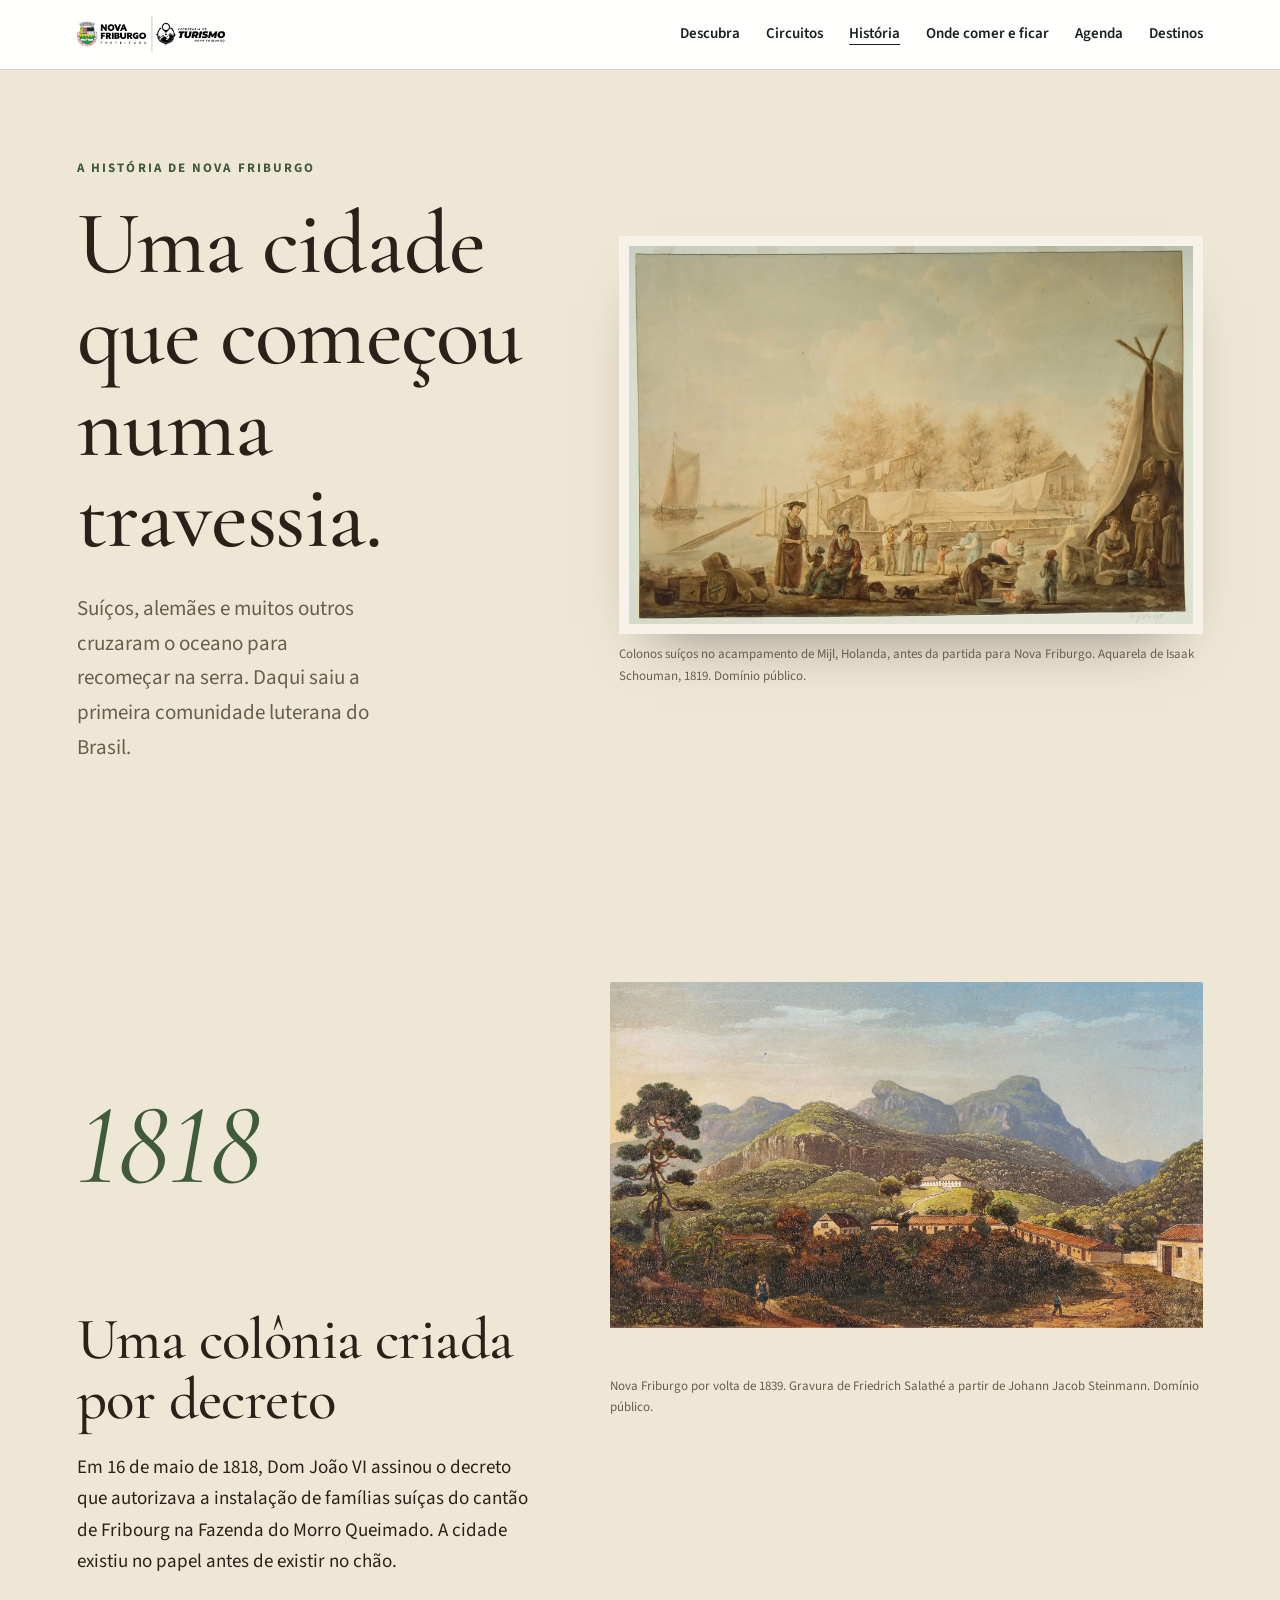
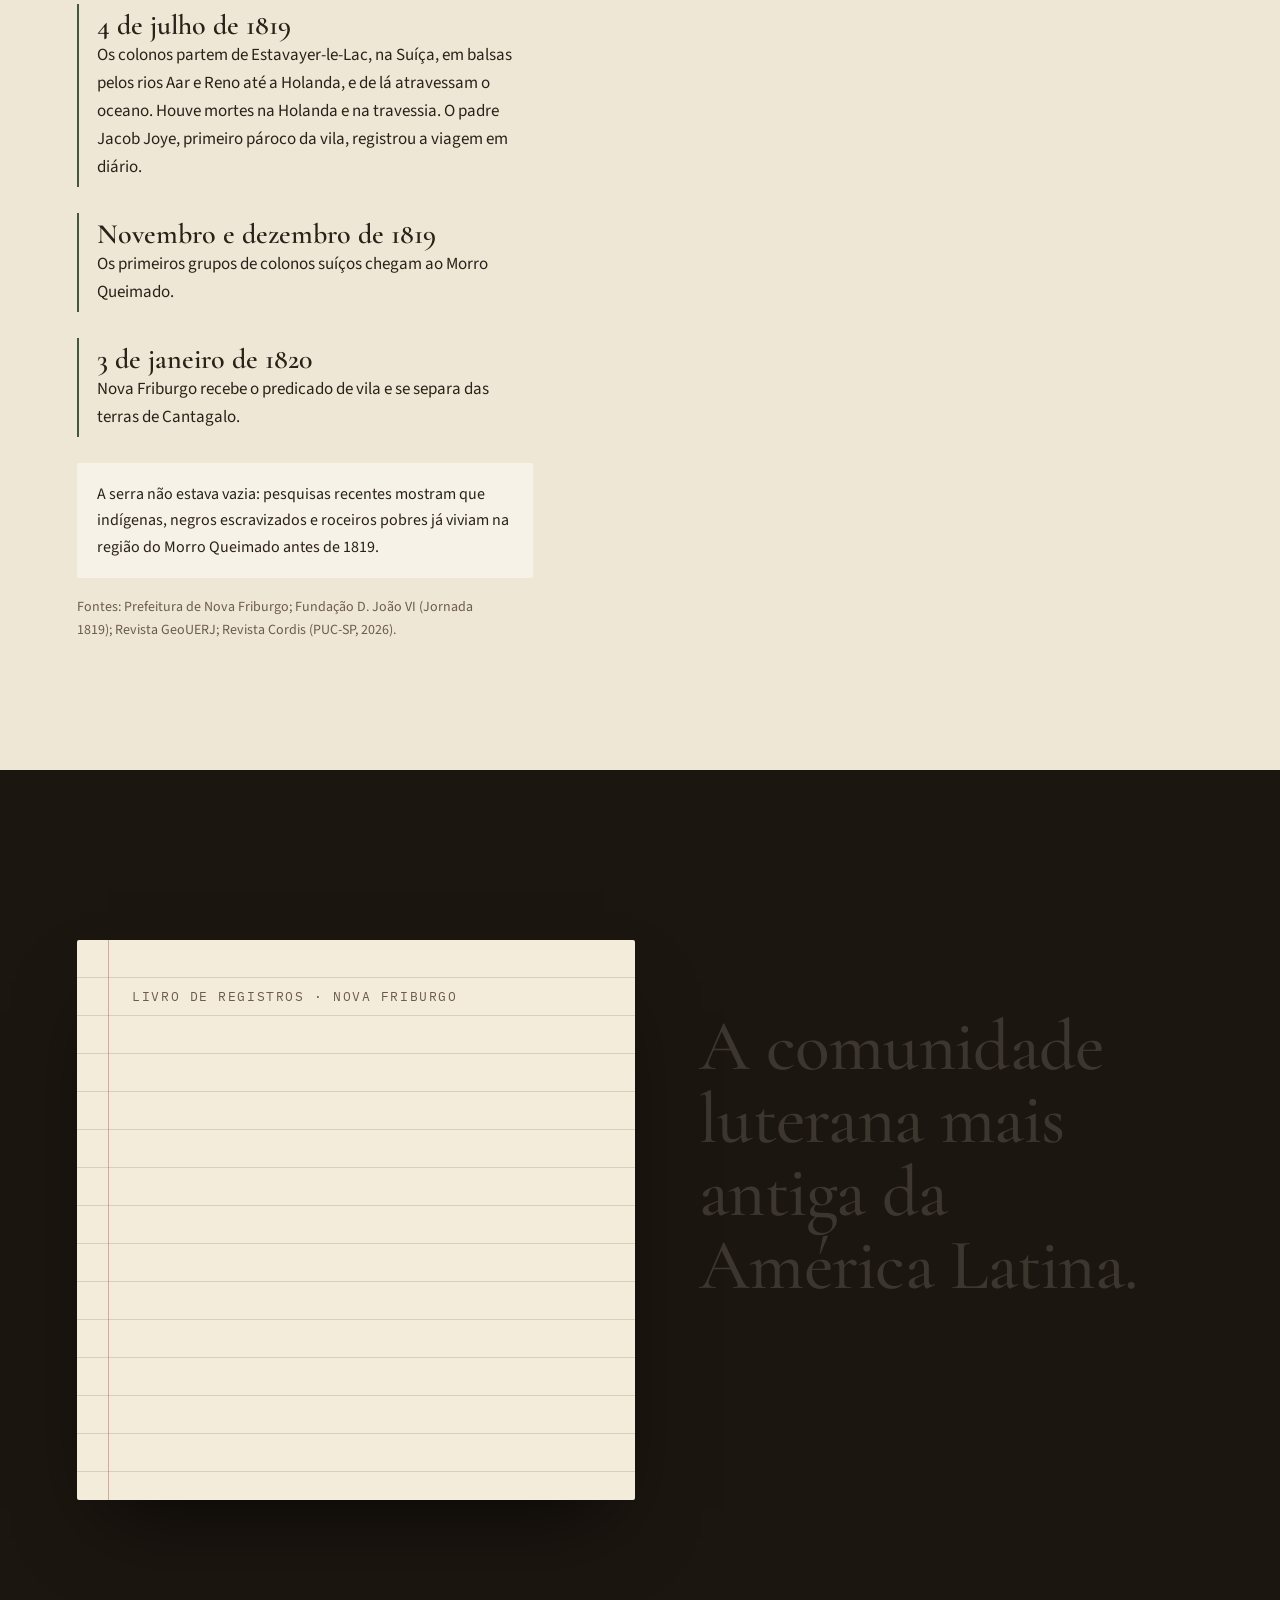
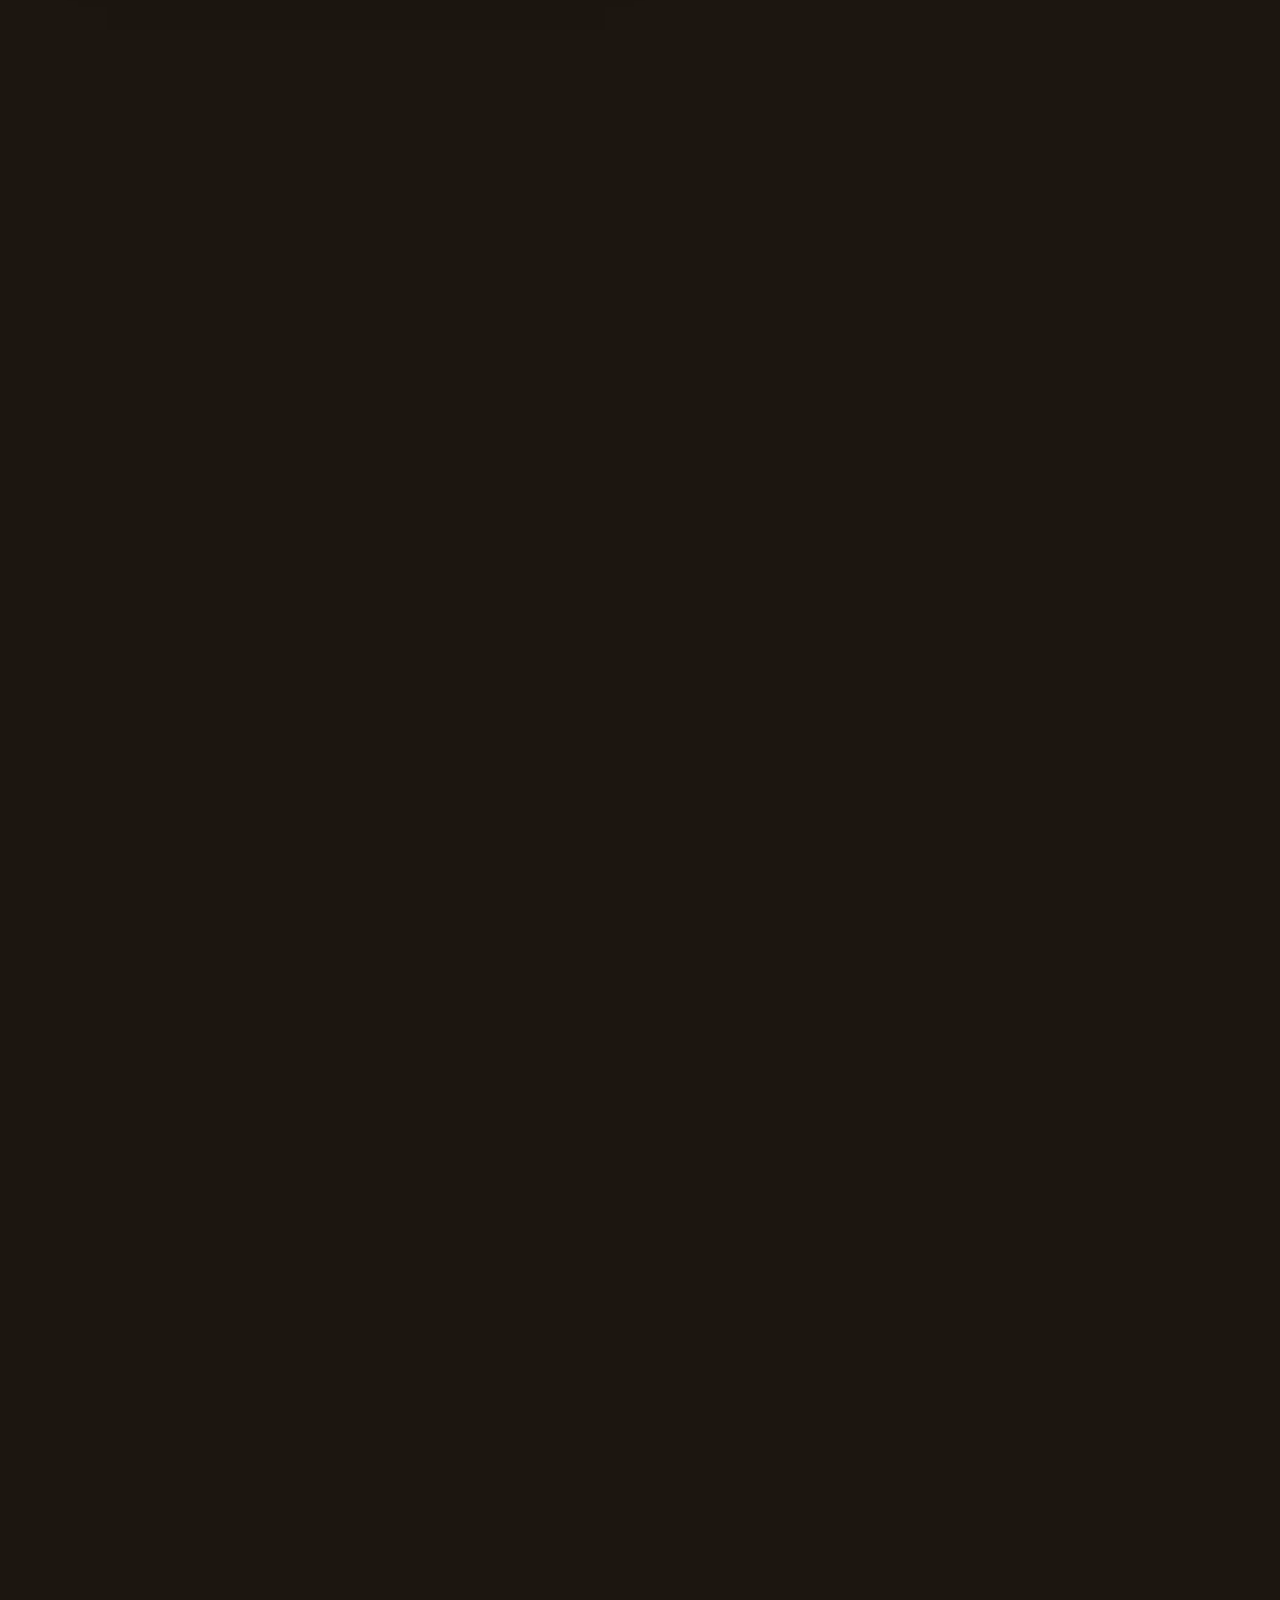
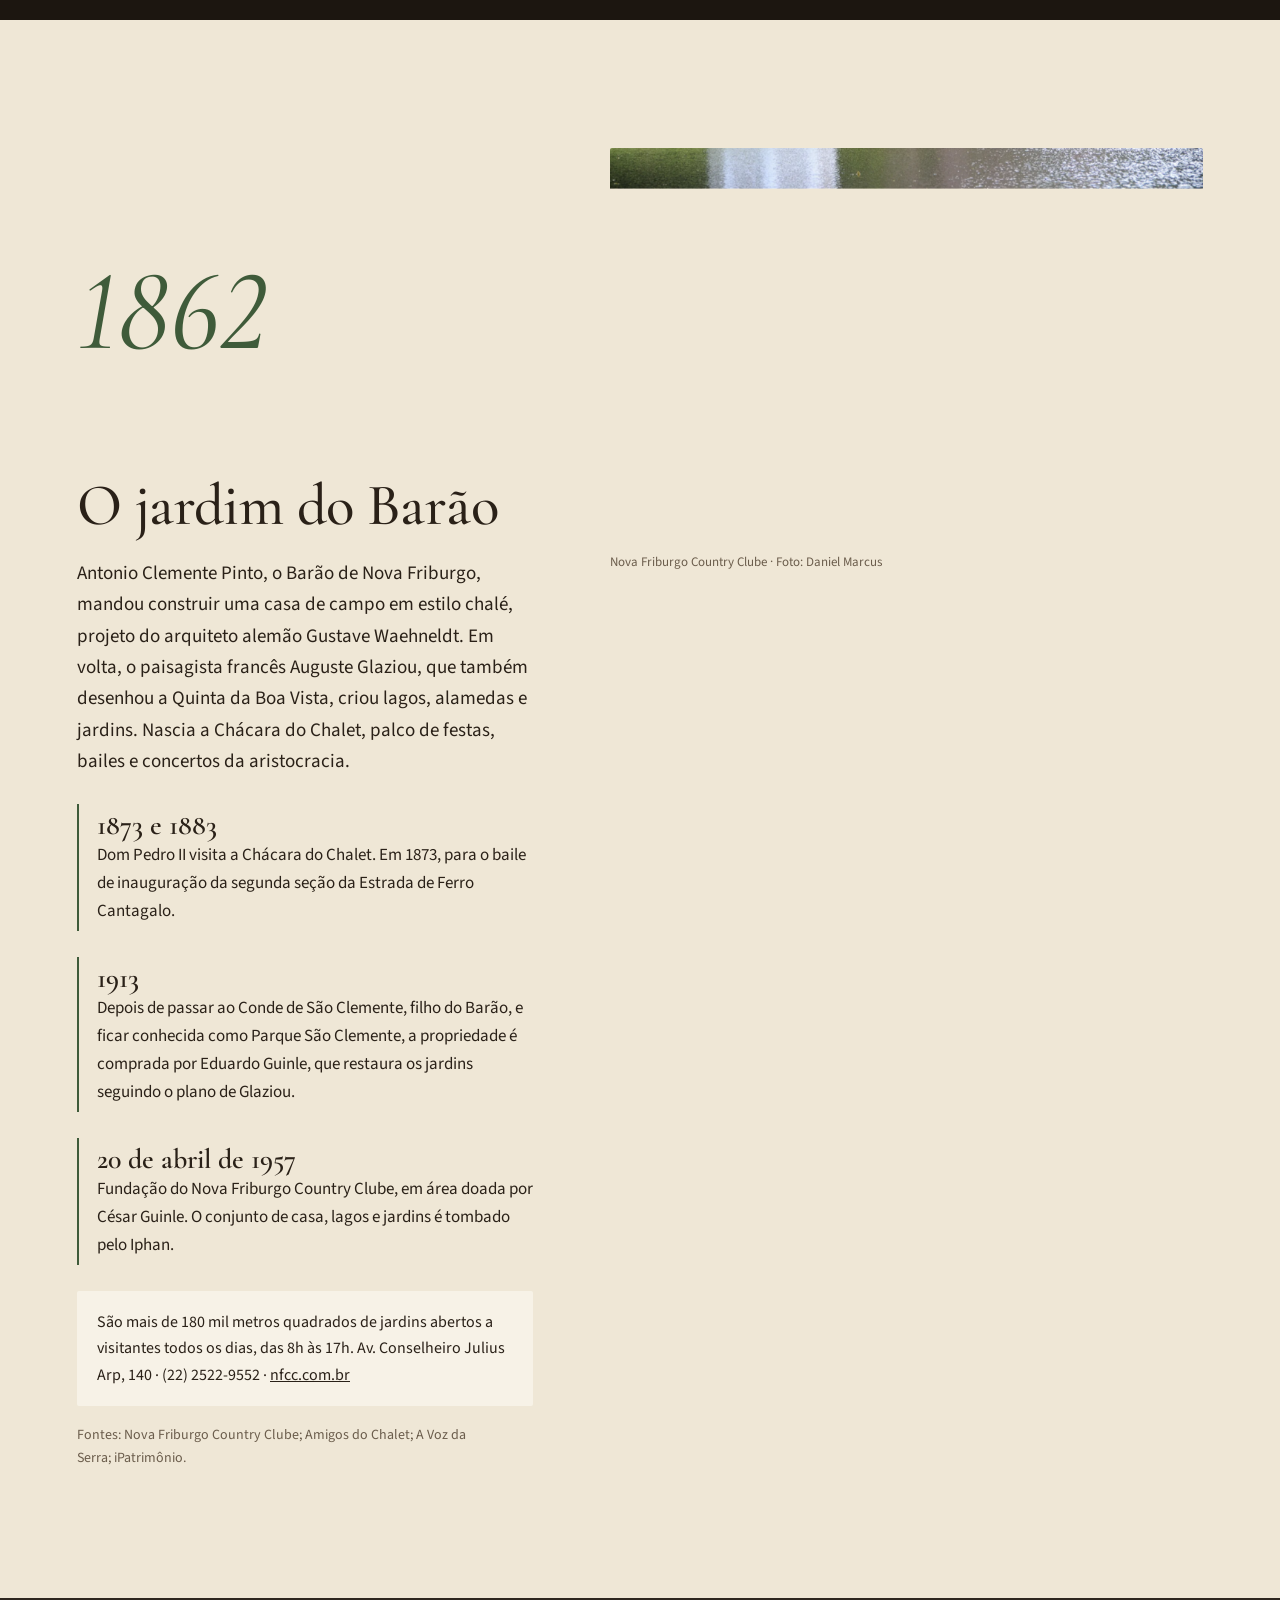
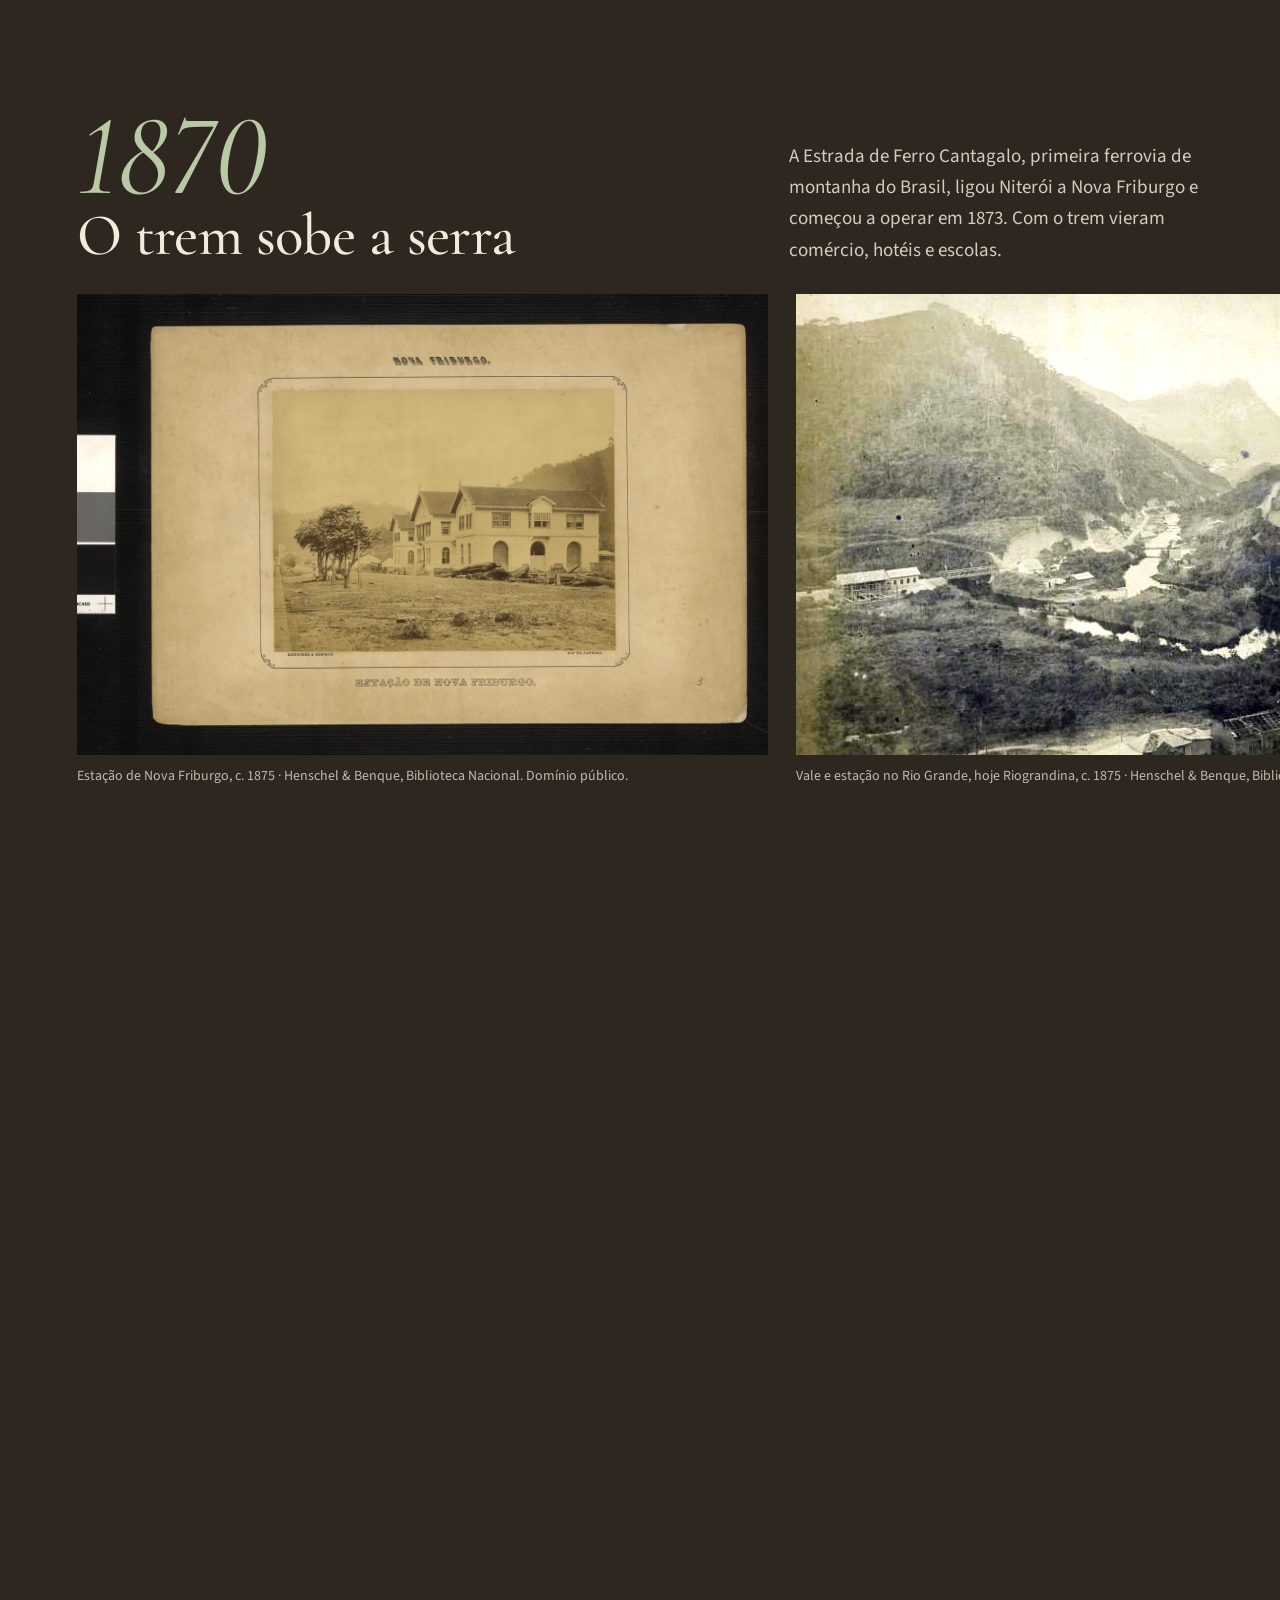
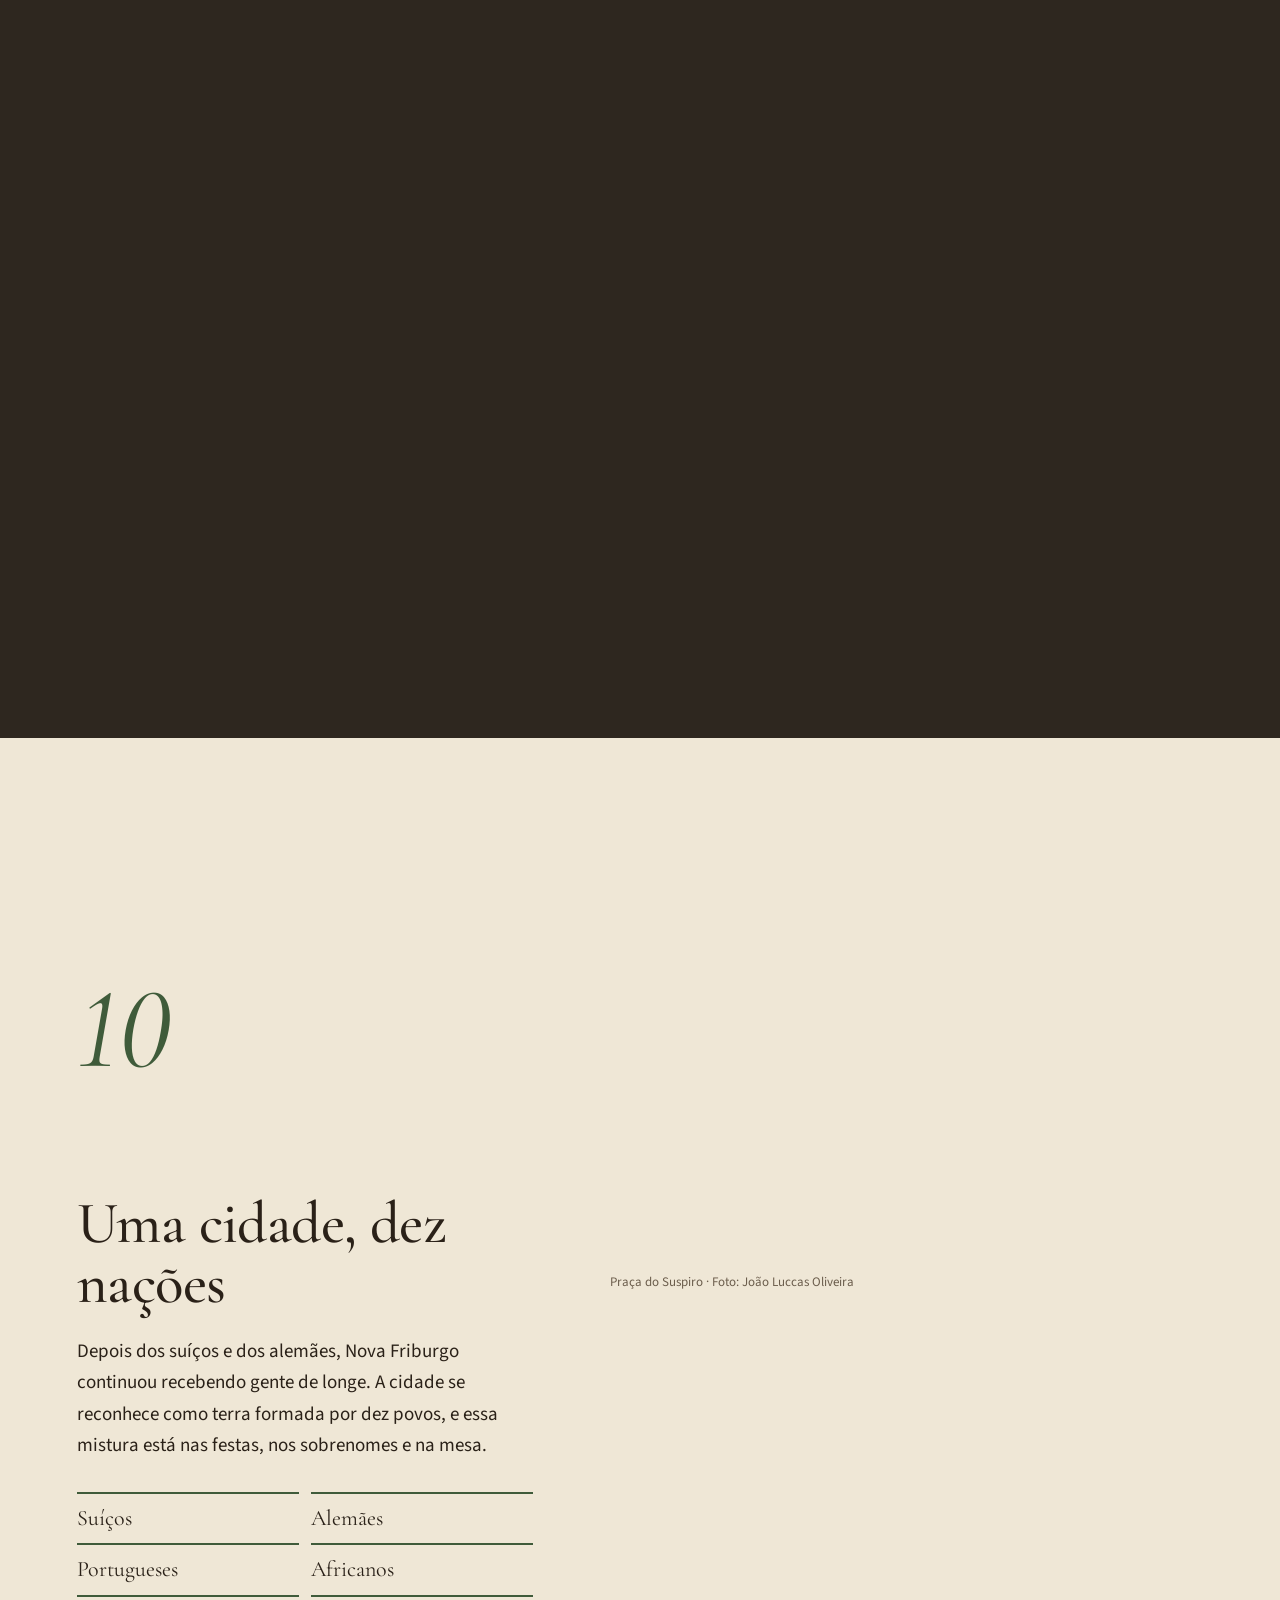
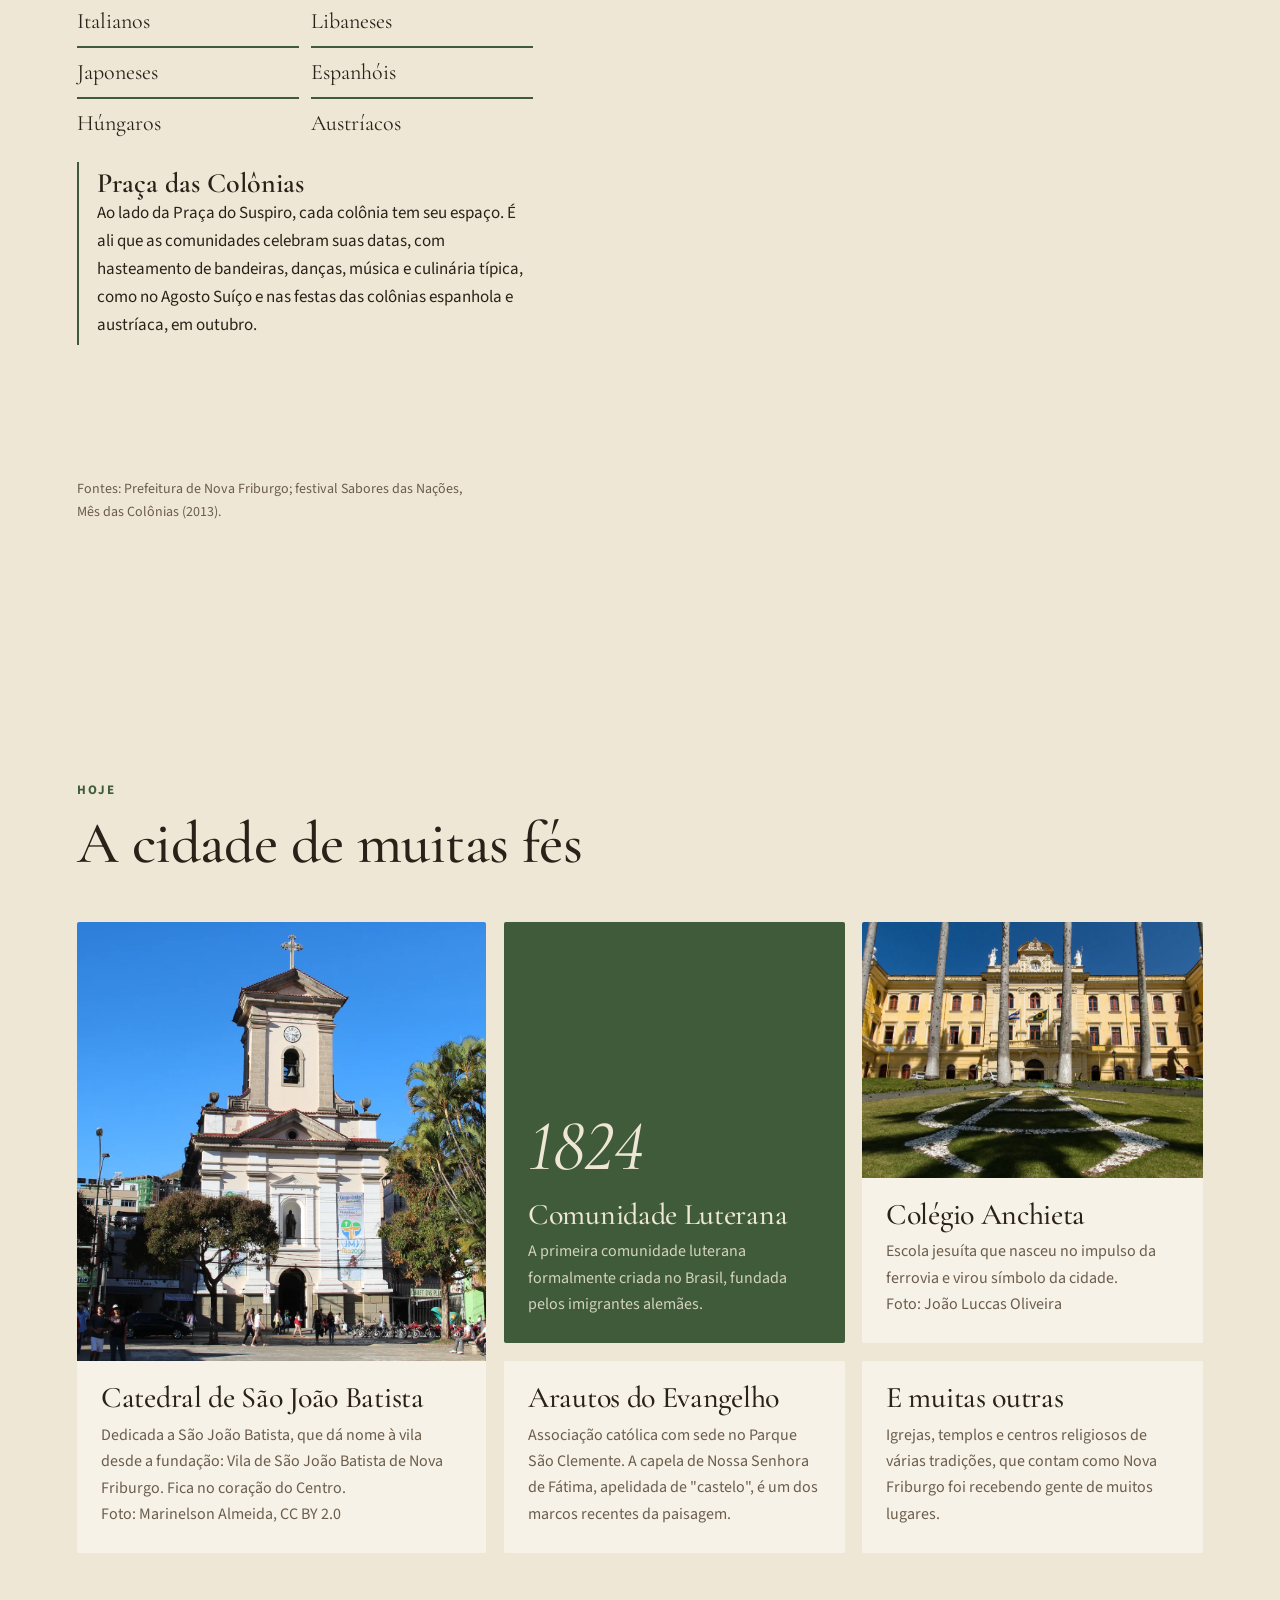
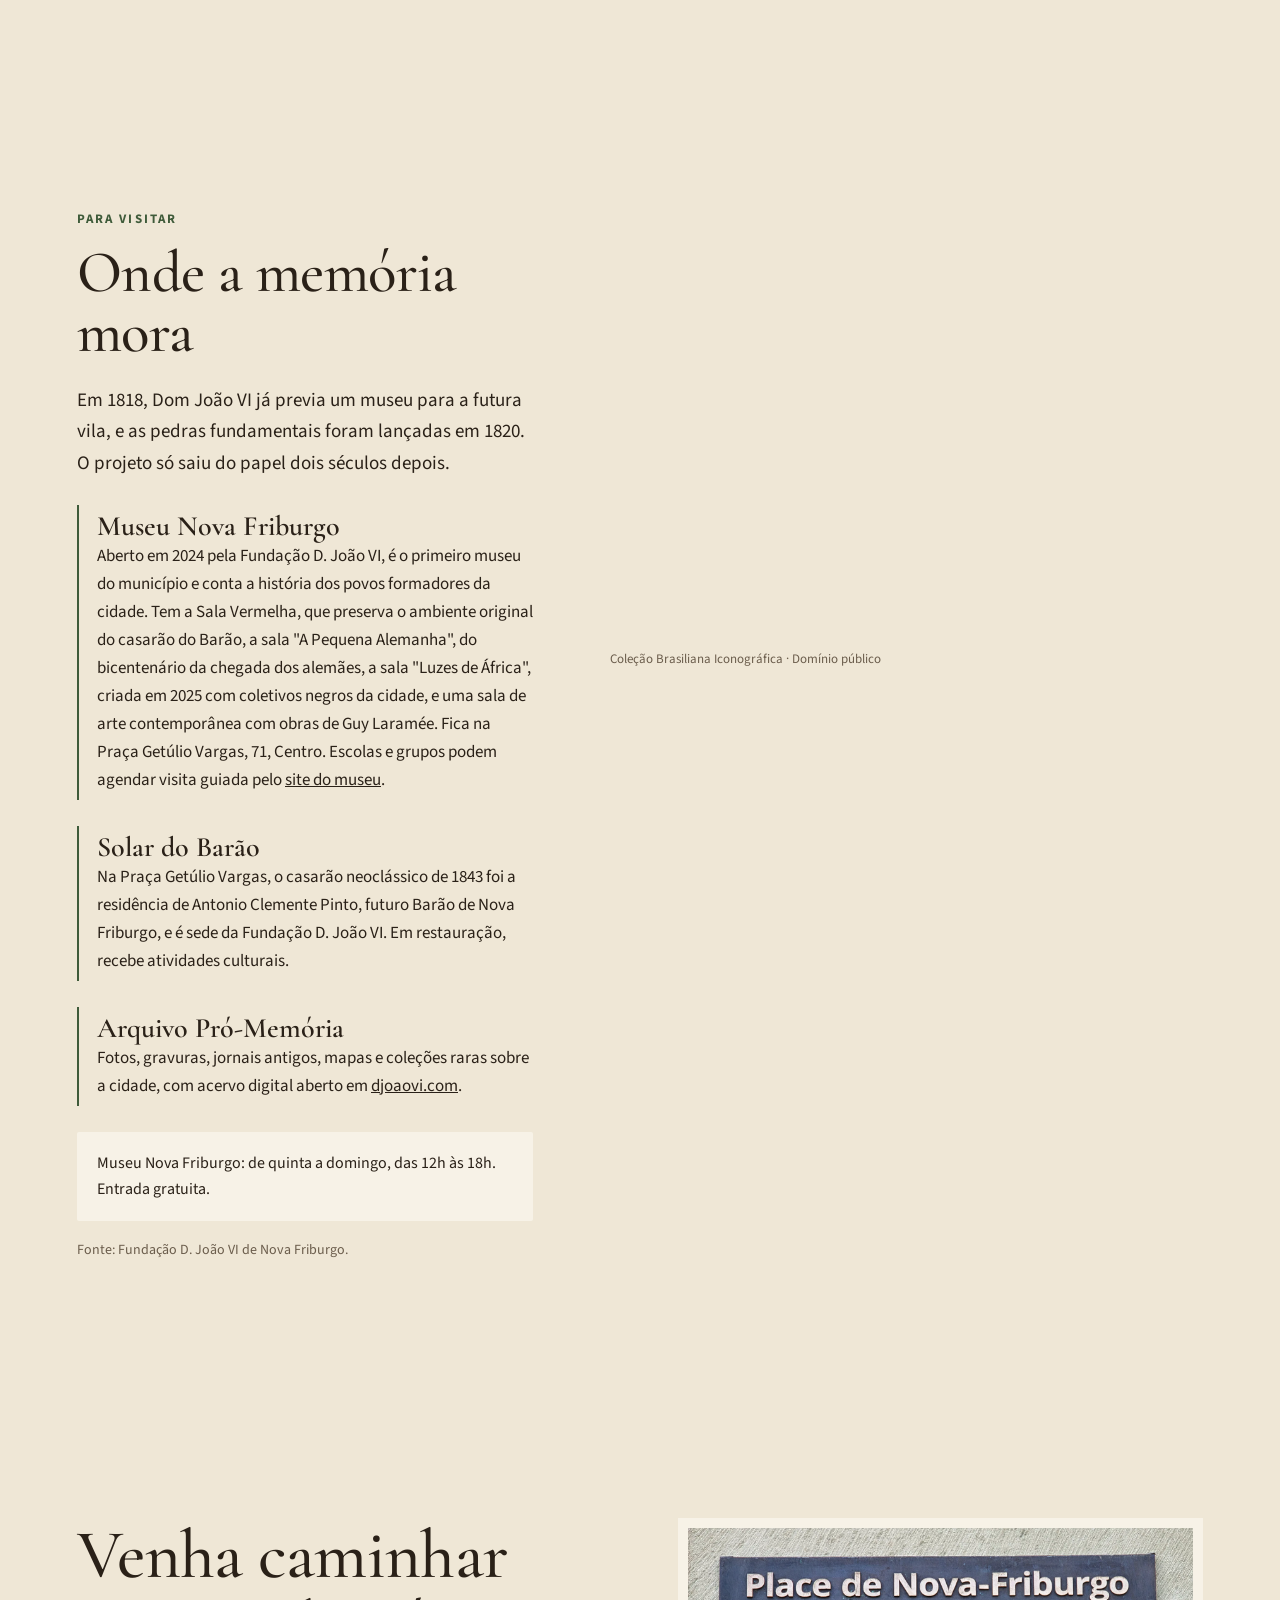
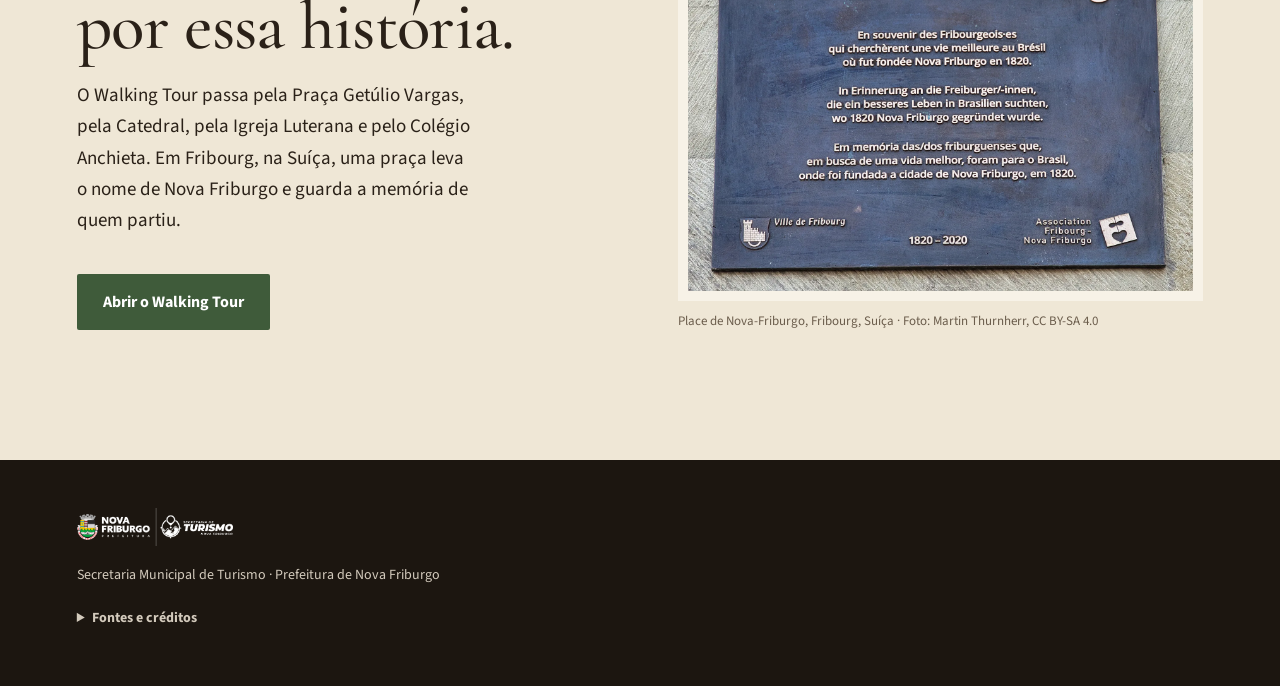
<file: historia.html>
<!doctype html>
<html lang="pt-BR">
<head>
<meta charset="utf-8">
<meta name="viewport" content="width=device-width, initial-scale=1">
<title>História · Nova Friburgo, a comunidade luterana mais antiga da América Latina</title>
<meta name="description" content="De 1818 aos dias de hoje: a colônia suíça, a vila de 1820, a chegada dos alemães em 1824 com a primeira comunidade luterana do Brasil, o trem na serra, as dez nações e a cidade de muitas fés.">
<link rel="preconnect" href="https://fonts.googleapis.com">
<link rel="preconnect" href="https://fonts.gstatic.com" crossorigin>
<link href="https://fonts.googleapis.com/css2?family=Cormorant+Garamond:ital,wght@0,500;0,600;1,500&family=Source+Sans+3:wght@400;600;700&family=IBM+Plex+Mono:wght@400;500&display=swap" rel="stylesheet">
<link rel="stylesheet" href="sites-incriveis.css">
<style>
:root{
  --papel:#EFE7D6; --superficie:#F7F2E7; --tinta:#2A2118; --suave:#6B5D4C; --noite:#1C1610; --linha:rgba(42,33,24,.16);
  --musgo:#3F5B3A;
  --display:'Cormorant Garamond', Georgia, serif; --texto:'Source Sans 3', system-ui, sans-serif; --maquina:'IBM Plex Mono', ui-monospace, monospace;
  --borda:min(6vw, 88px);
}
*{box-sizing:border-box}
html{scroll-behavior:smooth}
body{margin:0;background:var(--papel);color:var(--tinta);font-family:var(--texto);font-size:19px;line-height:1.65;-webkit-font-smoothing:antialiased}
img{display:block;max-width:100%;height:auto}
a{color:inherit}
h1,h2,h3{font-family:var(--display);font-weight:500;margin:0;line-height:1.02;letter-spacing:-.01em}
.rotulo{font-size:13px;font-weight:700;letter-spacing:.16em;text-transform:uppercase;margin:0;color:var(--musgo)}
.ano{font-family:var(--display);font-style:italic;font-size:clamp(64px,9vw,140px);line-height:.85;color:var(--musgo);font-variant-numeric:lining-nums}
.credito{font-size:13px;color:var(--suave);margin:10px 0 0}
.fonte{font-size:14px;color:var(--suave);margin:18px 0 0}
.pular{position:absolute;left:-999px;top:12px;z-index:100;background:#fff;padding:10px 16px}
.pular:focus{left:12px}
:focus-visible{outline:3px solid var(--musgo);outline-offset:3px}

.topo{position:sticky;top:0;z-index:50;display:flex;align-items:center;justify-content:space-between;gap:24px;padding:12px var(--borda);background:rgba(255,255,255,.97);box-shadow:0 1px 0 rgba(23,32,31,.08);font-family:'Source Sans 3',system-ui,sans-serif}
.topo .logo{height:36px;width:auto}
.topo nav{display:flex;gap:26px;font-size:15px;font-weight:600;color:#17201F}
.topo nav a{text-decoration:none;padding:10px 0}
.topo nav a:hover,.topo nav a[aria-current]{text-decoration:underline;text-underline-offset:6px}
.menu-toggle{display:none;border:1px solid rgba(23,32,31,.14);background:#fff;padding:9px 16px;font:inherit;font-size:14px;font-weight:600;border-radius:3px;cursor:pointer}

/* 1. abertura — a travessia */
.abertura{display:grid;grid-template-columns:minmax(0,.9fr) minmax(0,1.1fr);gap:clamp(32px,5vw,80px);align-items:center;padding:clamp(48px,7vw,104px) var(--borda)}
.abertura h1{font-size:clamp(52px,7vw,112px)}
.abertura .lede{font-size:21px;max-width:30ch;margin:28px 0 0;color:var(--suave)}
.abertura figure{margin:0}
.abertura img{width:100%;border:10px solid var(--superficie);box-shadow:0 30px 60px -36px rgba(28,22,16,.55)}

/* 2. 1818 – 1820 */
.nacoes{display:grid;grid-template-columns:repeat(auto-fill,minmax(150px,1fr));gap:12px;margin:30px 0 0;padding:0;list-style:none}
.nacoes li{border-top:2px solid var(--musgo);padding:12px 0 0;font-family:var(--display);font-size:22px;line-height:1.15}
@media (max-width:820px){.nacoes{grid-template-columns:repeat(2,minmax(0,1fr))}}
.capitulo{padding:clamp(72px,10vw,140px) var(--borda);display:grid;grid-template-columns:minmax(0,1fr) minmax(0,1.3fr);gap:clamp(32px,6vw,96px);align-items:start}
.capitulo .texto p{max-width:58ch}
.capitulo h2{font-size:clamp(38px,4.6vw,68px);margin:12px 0 22px}
.marco{border-left:2px solid var(--musgo);padding:6px 0 6px 18px;margin:26px 0;font-size:17px}
.marco strong{display:block;font-family:var(--display);font-size:28px;font-weight:600;line-height:1.1}
.vila{position:relative;overflow:hidden;border-radius:2px}
.vila img{width:100%;transform-origin:65% 45%}
.nota-honesta{font-size:16px;background:var(--superficie);padding:18px 20px;border-radius:2px;margin-top:26px;max-width:58ch}

/* 3. PICO — o registro de 1824 */
.registro{background:var(--noite);color:#F3EADB}
.registro .fx-palco{display:grid;grid-template-columns:minmax(0,1.05fr) minmax(0,.95fr);gap:clamp(28px,5vw,80px);align-items:center;padding:0 var(--borda)}
.livro{position:relative;background:#F4ECDA;color:#2A2118;padding:clamp(28px,3.6vw,52px) clamp(24px,3.4vw,48px);border-radius:2px;box-shadow:0 40px 80px -30px rgba(0,0,0,.7);background-image:repeating-linear-gradient(180deg,transparent 0 37px,rgba(63,91,58,.18) 37px 38px);min-height:min(68vh,560px)}
.livro::before{content:'';position:absolute;top:0;bottom:0;left:clamp(16px,2.4vw,34px);border-left:1px solid rgba(160,40,40,.35)}
.livro .cab{font-family:var(--maquina);font-size:13px;letter-spacing:.12em;text-transform:uppercase;color:#6B5D4C;margin:0 0 22px;padding-left:12px}
.escrita{font-family:var(--maquina);font-size:clamp(15px,1.35vw,19px);line-height:38px;margin:0;padding-left:12px;min-height:38px;white-space:pre-wrap}
.escrita.forte{font-weight:500}
.selo{position:absolute;right:clamp(18px,3vw,40px);bottom:clamp(18px,3vw,36px);width:118px;height:118px;border-radius:50%;border:3px double #8E2B24;color:#8E2B24;display:grid;place-items:center;text-align:center;font-family:var(--display);font-size:16px;line-height:1.05;transform:rotate(-12deg);opacity:0}
.selo b{display:block;font-size:34px;font-weight:600}
.pico-titulo .rotulo{color:#B9C9A6}
.pico-titulo h2{font-size:clamp(44px,5.6vw,92px);margin:16px 0 22px}
.pico-titulo p{color:rgba(243,234,219,.86);max-width:42ch;margin:0}
.pico-titulo .fonte{color:rgba(243,234,219,.7)}

/* 4. o trem sobe a serra */
.trem{background:#2E271F;color:#F3EADB}
.trem .fx-palco{flex-direction:column;align-items:stretch;justify-content:center;gap:28px}
.trem-cabeca{padding:0 var(--borda);display:flex;justify-content:space-between;align-items:end;gap:32px;flex-wrap:wrap}
.trem-cabeca h2{font-size:clamp(38px,4.6vw,68px)}
.trem-cabeca p{max-width:46ch;margin:0;color:rgba(243,234,219,.85)}
.trem [data-fx="trilho"]{gap:28px;padding:0 var(--borda)}
.quadro{flex:0 0 clamp(300px,54vw,820px);margin:0}
.quadro img{width:100%;aspect-ratio:3/2;max-height:56vh;object-fit:cover;filter:sepia(.2)}
.quadro figcaption{font-size:14px;color:rgba(243,234,219,.75);margin-top:10px}
.quadro.cartao{flex-basis:clamp(260px,26vw,380px);background:#F4ECDA;color:#2A2118;padding:32px;display:flex;flex-direction:column;justify-content:flex-end}
.quadro.cartao strong{font-family:var(--display);font-size:clamp(40px,4vw,60px);font-weight:600;line-height:1}

/* 5. muitas fés */
.fes{padding:clamp(72px,10vw,140px) var(--borda)}
.fes-cabeca{max-width:760px;margin-bottom:48px}
.fes-cabeca h2{font-size:clamp(38px,4.6vw,68px);margin-top:12px}
.grade-fes{display:grid;grid-template-columns:1.2fr 1fr 1fr;grid-template-rows:auto auto;gap:18px}
.fe{background:var(--superficie);border-radius:2px;overflow:hidden;display:flex;flex-direction:column}
.fe img{width:100%;aspect-ratio:4/3;object-fit:cover}
.fe div{padding:22px 24px 26px}
.fe h3{font-size:30px;margin-bottom:8px}
.fe p{margin:0;font-size:16px;color:var(--suave)}
.fe.alta{grid-row:span 2}
.fe.alta img{aspect-ratio:auto;flex:1;min-height:320px}
.fe.marco-fe{background:var(--musgo);color:#EFE7D6;justify-content:flex-end}
.fe.marco-fe p{color:rgba(239,231,214,.85)}
.fe.marco-fe .ano{color:#EFE7D6;font-size:72px;padding:24px 24px 0}

/* 6. fechamento */
.fecho{padding:clamp(72px,10vw,140px) var(--borda);display:grid;grid-template-columns:minmax(0,1fr) minmax(0,1fr);gap:clamp(32px,6vw,96px);align-items:center}
.fecho h2{font-size:clamp(42px,5.4vw,84px)}
.fecho p{max-width:44ch}
.botao{display:inline-flex;align-items:center;gap:12px;background:var(--musgo);color:#fff;text-decoration:none;font-weight:700;font-size:16px;padding:15px 26px;border-radius:2px;margin-top:18px}
.botao:hover{background:#2D4429}
.fecho img{width:100%;border:10px solid var(--superficie)}

.rodape{background:var(--noite);color:rgba(243,234,219,.85);padding:48px var(--borda);font-size:14px}
.rodape img{height:38px;width:auto;margin-bottom:18px}
.rodape a{color:#fff}
.rodape summary{cursor:pointer;font-weight:700;margin:20px 0 8px}
.rodape ul{margin:0;padding-left:18px}
.rodape li{margin:4px 0}

@media (max-width:900px){
  .menu-toggle{display:inline-block}
  .topo nav{display:none;position:absolute;top:100%;left:0;right:0;flex-direction:column;gap:0;background:#fff;padding:8px var(--borda) 18px;box-shadow:0 12px 24px rgba(0,0,0,.08)}
  .topo nav.aberto{display:flex}
  .abertura,.capitulo,.fecho{grid-template-columns:1fr}
  .registro .fx-palco{grid-template-columns:1fr;align-content:center;gap:22px;padding-top:24px;padding-bottom:24px}
  .livro{min-height:0;padding:22px 18px 70px}
  .escrita{font-size:13.5px;line-height:30px}
  .livro{background-image:repeating-linear-gradient(180deg,transparent 0 29px,rgba(63,91,58,.18) 29px 30px)}
  .selo{width:84px;height:84px;font-size:12px}.selo b{font-size:24px}
  .pico-titulo h2{font-size:38px;margin:10px 0 12px}
  .pico-titulo p{font-size:16px}
  .grade-fes{grid-template-columns:1fr}
  .fe.alta{grid-row:auto}
}
.fx-reduzido .selo{opacity:1}
</style>
</head>
<body>
<a class="pular" href="#conteudo">Pular para o conteúdo</a>

<header class="topo">
  <a href="index.html" aria-label="Nova Friburgo Turismo — início"><img class="logo" src="img/logo-preto.png" alt="Prefeitura de Nova Friburgo · Secretaria de Turismo" width="917" height="223"></a>
  <button class="menu-toggle" type="button" aria-expanded="false" aria-controls="nav">Menu</button>
  <nav id="nav" aria-label="Navegação principal">
    <a href="index.html#destaques">Descubra</a>
    <a href="circuitos.html">Circuitos</a>
    <a href="historia.html" aria-current="page">História</a>
    <a href="index.html#catalogo">Onde comer e ficar</a>
    <a href="index.html#eventos">Agenda</a>
    <a href="index.html#distritos">Destinos</a>
  </nav>
</header>

<main id="conteudo">

<!-- 1. ABERTURA -->
<section class="abertura" data-fx-fundo="#EFE7D6" data-fx-tinta="#2A2118" aria-labelledby="titulo">
  <div>
    <p class="rotulo" data-fx="surgir">A história de Nova Friburgo</p>
    <h1 id="titulo" data-fx="palavras" data-fx-duracao="1100" style="margin-top:18px">Uma cidade que começou numa travessia.</h1>
    <p class="lede" data-fx="subir" data-fx-atraso="300">Suíços, alemães e muitos outros cruzaram o oceano para recomeçar na serra. Daqui saiu a primeira comunidade luterana do Brasil.</p>
  </div>
  <figure data-fx="direita" data-fx-atraso="150">
    <img src="img/h/schouman1819.webp" alt="Aquarela de 1819: colonos suíços acampados à beira do rio, com barcos ao fundo, antes de partir para o Brasil" width="2048" height="1373">
    <figcaption class="credito">Colonos suíços no acampamento de Mijl, Holanda, antes da partida para Nova Friburgo. Aquarela de Isaak Schouman, 1819. Domínio público.</figcaption>
  </figure>
</section>

<!-- 2. 1818–1820 -->
<section class="capitulo" aria-labelledby="titulo-1818">
  <div class="texto">
    <p class="ano" data-fx="esquerda">1818</p>
    <h2 id="titulo-1818" data-fx="subir">Uma colônia criada por decreto</h2>
    <p data-fx="subir" data-fx-atraso="100">Em 16 de maio de 1818, Dom João VI assinou o decreto que autorizava a instalação de famílias suíças do cantão de Fribourg na Fazenda do Morro Queimado. A cidade existiu no papel antes de existir no chão.</p>
    <div class="marco" data-fx="subir" data-fx-atraso="140"><strong>4 de julho de 1819</strong>Os colonos partem de Estavayer-le-Lac, na Suíça, em balsas pelos rios Aar e Reno até a Holanda, e de lá atravessam o oceano. Houve mortes na Holanda e na travessia. O padre Jacob Joye, primeiro pároco da vila, registrou a viagem em diário.</div>
    <div class="marco" data-fx="subir" data-fx-atraso="180"><strong>Novembro e dezembro de 1819</strong>Os primeiros grupos de colonos suíços chegam ao Morro Queimado.</div>
    <div class="marco" data-fx="subir" data-fx-atraso="220"><strong>3 de janeiro de 1820</strong>Nova Friburgo recebe o predicado de vila e se separa das terras de Cantagalo.</div>
    <p class="nota-honesta" data-fx="subir" data-fx-atraso="260">A serra não estava vazia: pesquisas recentes mostram que indígenas, negros escravizados e roceiros pobres já viviam na região do Morro Queimado antes de 1819.</p>
    <p class="fonte">Fontes: Prefeitura de Nova Friburgo; Fundação D. João VI (Jornada 1819); Revista GeoUERJ; Revista Cordis (PUC-SP, 2026).</p>
  </div>
  <figure style="margin:0" data-fx="crescer">
    <div class="vila"><img data-fx-paralaxe="0.06" src="img/h/steinmann1839.webp" alt="Gravura colorida da vila de Nova Friburgo por volta de 1839: casas brancas no vale, montanhas recortadas ao fundo" width="2000" height="1294" loading="lazy"></div>
    <figcaption class="credito">Nova Friburgo por volta de 1839. Gravura de Friedrich Salathé a partir de Johann Jacob Steinmann. Domínio público.</figcaption>
  </figure>
</section>

<!-- 3. PICO — 3 de maio de 1824 -->
<section class="registro" id="registro" data-fx-fixa data-fx-altura="4.5" data-fx-fundo="#1C1610" data-fx-tinta="#F3EADB" aria-labelledby="titulo-1824">
  <div class="fx-palco">
    <div class="livro" aria-hidden="true">
      <p class="cab">Livro de registros · Nova Friburgo</p>
      <p class="escrita" data-de="0.04" data-ate="0.24">3 de maio de 1824.</p>
      <p class="escrita" data-de="0.24" data-ate="0.46">Chegam à vila os imigrantes alemães evangélicos.</p>
      <p class="escrita" data-de="0.46" data-ate="0.62">Com eles, o pastor Friedrich Oswald Sauerbronn.</p>
      <p class="escrita forte" data-de="0.62" data-ate="0.8">Começa a primeira comunidade luterana do Brasil.</p>
      <div class="selo" data-fx-escala="1.8,1" data-fx-opacidade="0,1" data-fx-faixa="0.82,0.9"><span><b>1824</b>Nova<br>Friburgo</span></div>
    </div>
    <div class="pico-titulo">
      <p class="rotulo" data-fx-opacidade="0,1" data-fx-faixa="0.02,0.12">3 de maio de 1824</p>
      <h2 id="titulo-1824" data-fx-opacidade="0.15,1" data-fx-y="30,0" data-fx-faixa="0.62,0.86">A comunidade luterana mais antiga da América&nbsp;Latina.</h2>
      <p data-fx-opacidade="0,1" data-fx-faixa="0.8,0.94">É a comunidade mais antiga da Igreja Evangélica de Confissão Luterana no Brasil. O primeiro ofício religioso foi triste: o sepultamento do filho do pastor Sauerbronn, no mesmo 3 de maio.</p>
      <p class="fonte" data-fx-opacidade="0,1" data-fx-faixa="0.86,0.96">Fontes: Prefeitura de Nova Friburgo (2022); IECLB, Carta à Nação Brasileira (2024).</p>
    </div>
  </div>
</section>

<!-- 3b. 1862 — O JARDIM DO BARÃO (COUNTRY CLUBE) -->
<section class="capitulo" id="country" aria-labelledby="titulo-1862">
  <div class="texto">
    <p class="ano" data-fx="esquerda">1862</p>
    <h2 id="titulo-1862" data-fx="subir">O jardim do Barão</h2>
    <p data-fx="subir" data-fx-atraso="100">Antonio Clemente Pinto, o Barão de Nova Friburgo, mandou construir uma casa de campo em estilo chalé, projeto do arquiteto alemão Gustave Waehneldt. Em volta, o paisagista francês Auguste Glaziou, que também desenhou a Quinta da Boa Vista, criou lagos, alamedas e jardins. Nascia a Chácara do Chalet, palco de festas, bailes e concertos da aristocracia.</p>
    <div class="marco" data-fx="subir" data-fx-atraso="140"><strong>1873 e 1883</strong>Dom Pedro II visita a Chácara do Chalet. Em 1873, para o baile de inauguração da segunda seção da Estrada de Ferro Cantagalo.</div>
    <div class="marco" data-fx="subir" data-fx-atraso="180"><strong>1913</strong>Depois de passar ao Conde de São Clemente, filho do Barão, e ficar conhecida como Parque São Clemente, a propriedade é comprada por Eduardo Guinle, que restaura os jardins seguindo o plano de Glaziou.</div>
    <div class="marco" data-fx="subir" data-fx-atraso="220"><strong>20 de abril de 1957</strong>Fundação do Nova Friburgo Country Clube, em área doada por César Guinle. O conjunto de casa, lagos e jardins é tombado pelo Iphan.</div>
    <p class="nota-honesta" data-fx="subir" data-fx-atraso="260">São mais de 180 mil metros quadrados de jardins abertos a visitantes todos os dias, das 8h às 17h. Av. Conselheiro Julius Arp, 140 · (22) 2522-9552 · <a href="https://www.nfcc.com.br" target="_blank" rel="noopener">nfcc.com.br</a></p>
    <p class="fonte">Fontes: Nova Friburgo Country Clube; Amigos do Chalet; A Voz da Serra; iPatrimônio.</p>
  </div>
  <figure style="margin:0" data-fx="crescer">
    <div class="vila"><img data-fx-paralaxe="0.06" src="img/country.webp" alt="Pavilhão branco à beira do lago do Nova Friburgo Country Clube, com árvore florida" width="1600" height="1063" loading="lazy"></div>
    <figcaption class="credito">Nova Friburgo Country Clube · Foto: Daniel Marcus</figcaption>
  </figure>
</section>

<!-- 4. O TREM SOBE A SERRA -->
<section class="trem" data-fx-fixa data-fx-altura="2.6" data-fx-fundo="#2E271F" data-fx-tinta="#F3EADB" aria-labelledby="titulo-trem">
  <div class="fx-palco">
    <div class="trem-cabeca">
      <div><p class="ano" style="color:#B9C9A6">1870</p><h2 id="titulo-trem">O trem sobe a serra</h2></div>
      <p>A Estrada de Ferro Cantagalo, primeira ferrovia de montanha do Brasil, ligou Niterói a Nova Friburgo e começou a operar em 1873. Com o trem vieram comércio, hotéis e escolas.</p>
    </div>
    <div data-fx="trilho">
      <figure class="quadro"><img src="img/h/estacao1875.webp" alt="Fotografia de 1875: a estação de Nova Friburgo, prédio de dois andares em terreno aberto" loading="lazy"><figcaption>Estação de Nova Friburgo, c. 1875 · Henschel &amp; Benque, Biblioteca Nacional. Domínio público.</figcaption></figure>
      <figure class="quadro"><img src="img/h/rio-grande1875.webp" alt="Fotografia de 1875: o vale do Rio Grande com a estação e o rio entre montanhas" loading="lazy"><figcaption>Vale e estação no Rio Grande, hoje Riograndina, c. 1875 · Henschel &amp; Benque, Biblioteca Nacional. Domínio público.</figcaption></figure>
      <div class="quadro cartao"><strong>1876</strong><p style="margin:12px 0 0">A estação do Rio Grande é inaugurada e impulsiona o povoado que viria a se chamar Riograndina.</p><p class="fonte" style="margin-top:10px">Fonte: História de Nova Friburgo, Janaína Botelho.</p></div>
    </div>
  </div>
</section>

<!-- 4b. DEZ NAÇÕES -->
<section class="capitulo" aria-labelledby="titulo-nacoes">
  <div class="texto">
    <p class="ano" data-fx="esquerda">10</p>
    <h2 id="titulo-nacoes" data-fx="subir">Uma cidade, dez nações</h2>
    <p data-fx="subir" data-fx-atraso="100">Depois dos suíços e dos alemães, Nova Friburgo continuou recebendo gente de longe. A cidade se reconhece como terra formada por dez povos, e essa mistura está nas festas, nos sobrenomes e na mesa.</p>
    <ul class="nacoes" data-fx="subir" data-fx-atraso="160">
      <li>Suíços</li><li>Alemães</li><li>Portugueses</li><li>Africanos</li><li>Italianos</li><li>Libaneses</li><li>Japoneses</li><li>Espanhóis</li><li>Húngaros</li><li>Austríacos</li>
    </ul>
    <div class="marco" data-fx="subir" data-fx-atraso="220"><strong>Praça das Colônias</strong>Ao lado da Praça do Suspiro, cada colônia tem seu espaço. É ali que as comunidades celebram suas datas, com hasteamento de bandeiras, danças, música e culinária típica, como no Agosto Suíço e nas festas das colônias espanhola e austríaca, em outubro.</div>
    <p class="nota-honesta" data-fx="subir" data-fx-atraso="260">As festas acontecem em datas marcadas. Antes de ir, confira a agenda da Secretaria de Turismo.</p>
    <p class="fonte">Fontes: Prefeitura de Nova Friburgo; festival Sabores das Nações, Mês das Colônias (2013).</p>
  </div>
  <figure style="margin:0" data-fx="crescer">
    <div class="vila"><img data-fx-paralaxe="0.06" src="img/suspiro.webp" alt="Praça do Suspiro, onde fica a Praça das Colônias, com a igrejinha e as cadeirinhas do teleférico" width="1800" height="1200" loading="lazy"></div>
    <figcaption class="credito">Praça do Suspiro · Foto: João Luccas Oliveira</figcaption>
  </figure>
</section>

<!-- 5. A CIDADE DE MUITAS FÉS -->
<section class="fes" data-fx-fundo="#EFE7D6" data-fx-tinta="#2A2118" aria-labelledby="titulo-fes">
  <div class="fes-cabeca">
    <p class="rotulo" data-fx="surgir">Hoje</p>
    <h2 id="titulo-fes" data-fx="subir">A cidade de muitas fés</h2>
  </div>
  <div class="grade-fes">
    <article class="fe alta" data-fx="subir"><img src="img/h/catedral.webp" alt="Catedral de São João Batista, de fachada branca e torre única, no Centro" loading="lazy"><div><h3>Catedral de São João Batista</h3><p>Dedicada a São João Batista, que dá nome à vila desde a fundação: Vila de São João Batista de Nova Friburgo. Fica no coração do Centro.</p><p class="credito">Foto: Marinelson Almeida, CC BY 2.0</p></div></article>
    <article class="fe marco-fe" data-fx="subir" data-fx-atraso="100"><p class="ano">1824</p><div><h3>Comunidade Luterana</h3><p>A primeira comunidade luterana formalmente criada no Brasil, fundada pelos imigrantes alemães.</p></div></article>
    <article class="fe" data-fx="subir" data-fx-atraso="180"><img src="img/h/anchieta.webp" alt="Fachada do Colégio Anchieta com jardim à frente" loading="lazy"><div><h3>Colégio Anchieta</h3><p>Escola jesuíta que nasceu no impulso da ferrovia e virou símbolo da cidade.</p><p class="credito">Foto: João Luccas Oliveira</p></div></article>
    <article class="fe" data-fx="subir" data-fx-atraso="120"><div><h3>Arautos do Evangelho</h3><p>Associação católica com sede no Parque São Clemente. A capela de Nossa Senhora de Fátima, apelidada de "castelo", é um dos marcos recentes da paisagem.</p></div></article>
    <article class="fe" data-fx="subir" data-fx-atraso="200"><div><h3>E muitas outras</h3><p>Igrejas, templos e centros religiosos de várias tradições, que contam como Nova Friburgo foi recebendo gente de muitos lugares.</p></div></article>
  </div>
</section>

<!-- 5b. MEMÓRIA VIVA -->
<section class="capitulo" aria-labelledby="titulo-memoria">
  <div class="texto">
    <p class="rotulo" data-fx="surgir">Para visitar</p>
    <h2 id="titulo-memoria" data-fx="subir">Onde a memória mora</h2>
    <p data-fx="subir" data-fx-atraso="100">Em 1818, Dom João VI já previa um museu para a futura vila, e as pedras fundamentais foram lançadas em 1820. O projeto só saiu do papel dois séculos depois.</p>
    <div class="marco" data-fx="subir" data-fx-atraso="140"><strong>Museu Nova Friburgo</strong>Aberto em 2024 pela Fundação D. João VI, é o primeiro museu do município e conta a história dos povos formadores da cidade. Tem a Sala Vermelha, que preserva o ambiente original do casarão do Barão, a sala "A Pequena Alemanha", do bicentenário da chegada dos alemães, a sala "Luzes de África", criada em 2025 com coletivos negros da cidade, e uma sala de arte contemporânea com obras de Guy Laramée. Fica na Praça Getúlio Vargas, 71, Centro. Escolas e grupos podem agendar visita guiada pelo <a href="https://museunf.djoaovi.com/" target="_blank" rel="noopener">site do museu</a>.</div>
    <div class="marco" data-fx="subir" data-fx-atraso="180"><strong>Solar do Barão</strong>Na Praça Getúlio Vargas, o casarão neoclássico de 1843 foi a residência de Antonio Clemente Pinto, futuro Barão de Nova Friburgo, e é sede da Fundação D. João VI. Em restauração, recebe atividades culturais.</div>
    <div class="marco" data-fx="subir" data-fx-atraso="220"><strong>Arquivo Pró-Memória</strong>Fotos, gravuras, jornais antigos, mapas e coleções raras sobre a cidade, com acervo digital aberto em <a href="https://www.djoaovi.com/arquivo/promemoriadigital" target="_blank" rel="noopener">djoaovi.com</a>.</div>
    <p class="nota-honesta" data-fx="subir" data-fx-atraso="260">Museu Nova Friburgo: de quinta a domingo, das 12h às 18h. Entrada gratuita.</p>
    <p class="fonte">Fonte: Fundação D. João VI de Nova Friburgo.</p>
  </div>
  <figure style="margin:0" data-fx="crescer">
    <div class="vila"><img data-fx-paralaxe="0.06" src="img/historica.webp" alt="Gravura antiga da vila de Nova Friburgo" width="1600" height="1161" loading="lazy"></div>
    <figcaption class="credito">Coleção Brasiliana Iconográfica · Domínio público</figcaption>
  </figure>
</section>

<!-- 6. FECHAMENTO -->
<section class="fecho" aria-labelledby="titulo-fecho">
  <div>
    <h2 id="titulo-fecho" data-fx="subir">Venha caminhar por essa história.</h2>
    <p data-fx="subir" data-fx-atraso="120">O Walking Tour passa pela Praça Getúlio Vargas, pela Catedral, pela Igreja Luterana e pelo Colégio Anchieta. Em Fribourg, na Suíça, uma praça leva o nome de Nova Friburgo e guarda a memória de quem partiu.</p>
    <a class="botao" href="circuitos.html#walking-tour" data-fx="subir" data-fx-atraso="220">Abrir o Walking Tour</a>
  </div>
  <figure style="margin:0" data-fx="esquerda">
    <img src="img/h/place-fribourg.webp" alt="Placa da Place de Nova-Friburgo, em Fribourg, Suíça, em memória dos que partiram para o Brasil" loading="lazy">
    <figcaption class="credito">Place de Nova-Friburgo, Fribourg, Suíça · Foto: Martin Thurnherr, CC BY-SA 4.0</figcaption>
  </figure>
</section>

</main>

<footer class="rodape">
  <img src="img/logo-branco.png" alt="Prefeitura de Nova Friburgo · Secretaria de Turismo" width="917" height="223" loading="lazy">
  <p style="margin:0">Secretaria Municipal de Turismo · Prefeitura de Nova Friburgo</p>
  <details>
    <summary>Fontes e créditos</summary>
    <ul>
      <li>Decreto de 16/05/1818: Prefeitura de Nova Friburgo. Presença anterior de indígenas, escravizados e roceiros: Revista Cordis, PUC-SP, n. 39, 2026. Vila em 03/01/1820: Revista GeoUERJ.</li>
      <li>3/05/1824, pastor Sauerbronn e primeiro ofício: IECLB, Carta à Nação Brasileira, 2024. Comunidade luterana mais antiga da América Latina: IECLB; Prefeitura de Nova Friburgo, 21/06/2022.</li>
      <li>Dez nações: Prefeitura de Nova Friburgo, página "A cidade"; lista do festival Sabores das Nações (Nova Friburgo Convention &amp; Visitors Bureau, Mês das Colônias, 2013). Praça das Colônias e festas: notícias da Prefeitura (Agosto Suíço; colônias espanhola e austríaca, out/2024).</li>
      <li>Viagem de 1819, Jacob Joye, Museu Nova Friburgo, Solar do Barão e Arquivo Pró-Memória: Fundação D. João VI de Nova Friburgo (djoaovi.com).</li>
      <li>Chácara do Chalet e Nova Friburgo Country Clube (1862, Waehneldt, Glaziou, visitas de D. Pedro II em 1873 e 1883, Guinle em 1913, fundação em 20/04/1957, tombamento pelo Iphan, visitação): nfcc.com.br; amigosdochalet.com.br; A Voz da Serra; iPatrimônio.</li>
      <li>Estrada de Ferro Cantagalo (1873), primeira ferrovia de montanha do Brasil. Estação do Rio Grande (1876): Janaína Botelho, historianovafriburgo.com.br.</li>
      <li>Arautos do Evangelho: arautos.org; A Voz da Serra.</li>
      <li>Imagens: Isaak Schouman, 1819 (domínio público); Friedrich Salathé a partir de J. J. Steinmann, c. 1839 (domínio público); Henschel &amp; Benque, c. 1875, Biblioteca Nacional (domínio público); Catedral: Marinelson Almeida, CC BY 2.0; Colégio Anchieta: João Luccas Oliveira; Place de Nova-Friburgo: Martin Thurnherr, CC BY-SA 4.0. Imagens do Wikimedia Commons.</li>
    </ul>
  </details>
</footer>

<script src="sites-incriveis.js" defer></script>
<script>
(function(){
  var b=document.querySelector('.menu-toggle'), n=document.getElementById('nav');
  b.addEventListener('click',function(){ var a=n.classList.toggle('aberto'); b.setAttribute('aria-expanded',a?'true':'false'); });
})();
/* Movimento-assinatura "Escrever o registro": a rolagem escreve, linha por linha,
   a página do livro de 3 de maio de 1824; no fim, o selo é carimbado. */
(function(){
  var secao=document.getElementById('registro');
  var linhas=[].slice.call(secao.querySelectorAll('.escrita'));
  if(window.matchMedia('(prefers-reduced-motion: reduce)').matches) return; // texto completo já está no HTML
  linhas.forEach(function(l){ l.dataset.texto=l.textContent; l.textContent=''; });
  var ultimo=-1;
  function quadro(){
    var p=parseFloat(getComputedStyle(secao).getPropertyValue('--progresso'))||0;
    if(p!==ultimo){
      ultimo=p;
      linhas.forEach(function(l){
        var de=+l.dataset.de, ate=+l.dataset.ate, t=l.dataset.texto;
        var k=p<=de?0:p>=ate?1:(p-de)/(ate-de);
        var n=Math.round(t.length*k);
        l.textContent=t.slice(0,n)+(k>0&&k<1?'▍':'');
      });
    }
    requestAnimationFrame(quadro);
  }
  requestAnimationFrame(quadro);
})();
</script>
</body>
</html>
</file>
<file: sites-incriveis.css>
/*!
 * Sites Incríveis — estilos do motor
 * © 2026 Enzo Barbatto — Sparo Automações. Uso conforme LICENCA.md.
 *
 * Só o necessário para os efeitos funcionarem. A identidade visual do site
 * (fontes, cores, espaçamentos) vive no CSS da própria página.
 */

/* ---------- estados iniciais das revelações ---------- */

[data-fx="surgir"],
[data-fx="subir"],
[data-fx="esquerda"],
[data-fx="direita"],
[data-fx="crescer"] {
  opacity: 0;
  transition: opacity 0.9s cubic-bezier(0.22, 1, 0.36, 1),
              transform 0.9s cubic-bezier(0.22, 1, 0.36, 1);
  will-change: opacity, transform;
}

[data-fx="subir"]    { transform: translateY(36px); }
[data-fx="esquerda"] { transform: translateX(-48px); }
[data-fx="direita"]  { transform: translateX(48px); }
[data-fx="crescer"]  { transform: scale(0.92); }

[data-fx].fx-em-cena {
  opacity: 1;
  transform: none;
}

/* palavras: cada palavra sobe individualmente quando o pai entra em cena */
[data-fx="palavras"] .fx-palavra {
  display: inline-block;
  opacity: 0;
  transform: translateY(0.6em);
  transition: opacity 0.55s ease-out, transform 0.55s cubic-bezier(0.22, 1, 0.36, 1);
}
[data-fx="palavras"].fx-em-cena .fx-palavra {
  opacity: 1;
  transform: none;
}
[data-fx="palavras"] { opacity: 1; }

/* digitar: cursor enquanto escreve */
[data-fx="digitar"] { opacity: 1; }
.fx-digitando::after {
  content: "";
  display: inline-block;
  width: 0.08em;
  height: 1em;
  margin-left: 0.06em;
  background: currentColor;
  vertical-align: -0.12em;
  animation: fx-cursor 0.8s steps(2, jump-none) infinite;
}
@keyframes fx-cursor { 50% { opacity: 0; } }

[data-fx="contar"] {
  opacity: 1;
  font-variant-numeric: tabular-nums;
}

/* ---------- cenas fixas ---------- */

[data-fx-fixa] {
  position: relative;
}

.fx-palco {
  position: sticky;
  top: 0;
  height: 100vh;
  height: 100dvh;
  overflow: hidden;
  display: flex;
  align-items: center;
  justify-content: center;
}

[data-fx="trilho"] {
  display: flex;
  flex-wrap: nowrap;
  will-change: transform;
}

[data-fx="rolar-video"] {
  width: 100%;
  height: 100%;
  object-fit: cover;
}

/* etapas: por padrão, cada .fx-etapa aparece na sua vez.
   A página pode sobrescrever livremente com [data-etapa="n"]. */
[data-fx-etapas] .fx-etapa {
  opacity: 0;
  transition: opacity 0.45s ease;
}
[data-fx-etapas="2"][data-etapa="1"] .fx-etapa:nth-of-type(1),
[data-fx-etapas="2"][data-etapa="2"] .fx-etapa:nth-of-type(2),
[data-fx-etapas="3"][data-etapa="1"] .fx-etapa:nth-of-type(1),
[data-fx-etapas="3"][data-etapa="2"] .fx-etapa:nth-of-type(2),
[data-fx-etapas="3"][data-etapa="3"] .fx-etapa:nth-of-type(3),
[data-fx-etapas="4"][data-etapa="1"] .fx-etapa:nth-of-type(1),
[data-fx-etapas="4"][data-etapa="2"] .fx-etapa:nth-of-type(2),
[data-fx-etapas="4"][data-etapa="3"] .fx-etapa:nth-of-type(3),
[data-fx-etapas="4"][data-etapa="4"] .fx-etapa:nth-of-type(4),
[data-fx-etapas="5"][data-etapa="1"] .fx-etapa:nth-of-type(1),
[data-fx-etapas="5"][data-etapa="2"] .fx-etapa:nth-of-type(2),
[data-fx-etapas="5"][data-etapa="3"] .fx-etapa:nth-of-type(3),
[data-fx-etapas="5"][data-etapa="4"] .fx-etapa:nth-of-type(4),
[data-fx-etapas="5"][data-etapa="5"] .fx-etapa:nth-of-type(5) {
  opacity: 1;
}

/* ---------- fundo que viaja ---------- */

.fx-fundo-ativo body {
  background: var(--fx-fundo, inherit);
  color: var(--fx-tinta, inherit);
  transition: background 0.7s ease, color 0.7s ease;
}

/* ---------- suavidade geral ---------- */

[data-fx-paralaxe],
[data-fx-mouse],
[data-fx-x], [data-fx-y], [data-fx-escala], [data-fx-giro], [data-fx-opacidade] {
  will-change: transform;
}

[data-fx-mouse] {
  transition: transform 0.25s ease-out;
}

/* ---------- movimento reduzido: tudo visível, nada se mexe ---------- */

.fx-reduzido [data-fx] {
  opacity: 1 !important;
  transform: none !important;
  transition: none !important;
}
.fx-reduzido [data-fx="palavras"] .fx-palavra {
  opacity: 1;
  transform: none;
  transition: none;
}
.fx-reduzido .fx-palco {
  position: static;
  height: auto;
  overflow: visible;
}
.fx-reduzido [data-fx-etapas] .fx-etapa {
  opacity: 1;
  position: static !important;
  grid-area: auto !important; /* etapas sobrepostas viram lista, uma sob a outra */
  margin: 24px 0;
}
.fx-reduzido [data-fx="trilho"] {
  flex-wrap: wrap;
  transform: none !important;
}
</file>
<file: portal.css>
/* Navegação e catálogo do portal. Preserva a composição editorial existente. */
:root{--portal-azul:#1858a5;--portal-fundo:#f3f6fa;--portal-linha:#d9e1e9}section[id]{scroll-margin-top:100px}button,input,select{font:inherit}.menu-toggle{display:none}.abertura:before{content:'';position:absolute;inset:0 0 auto;height:190px;background:linear-gradient(#08151c99,transparent);z-index:1}.abertura-texto{bottom:clamp(35px,8vh,90px)}.abertura h1{font-size:clamp(60px,10vw,158px)}.hero-busca{display:flex;gap:10px;max-width:680px;background:#fff;padding:7px;border-radius:5px;margin-top:26px;box-shadow:0 8px 40px #0002}.hero-busca input{flex:1;min-width:0;background:transparent;border:0;color:#17201f;padding:12px 16px;font-size:16px}.hero-busca button,.portal-btn{border:0;background:var(--portal-azul);color:#fff;padding:13px 24px;cursor:pointer;text-decoration:none;display:inline-flex;align-items:center;justify-content:center;font-size:15px;font-weight:700;border-radius:3px}.hero-atalhos{display:flex;flex-wrap:wrap;gap:20px;margin:16px 0 0}.hero-atalhos a{font-size:14px;text-decoration:none;border-bottom:1px solid #ffffff77;padding-bottom:3px}.portal-secao{padding:clamp(55px,8vw,105px) var(--borda);background:#fff;color:var(--tinta)}.portal-secao h2{font-size:clamp(38px,5vw,66px);line-height:1.07;letter-spacing:-.02em}.portal-secao .rotulo{color:var(--portal-azul);margin:0 0 16px}.portal-intro{max-width:650px;color:var(--suave);font-size:17px;margin:18px 0 30px}.portal-cabeca{display:flex;justify-content:space-between;align-items:end;gap:30px;margin-bottom:30px}.portal-cabeca>p{max-width:330px;font-size:16px;color:var(--suave)}.portal-temas{display:grid;grid-template-columns:repeat(4,minmax(0,1fr));gap:16px}.portal-tema{position:relative;min-height:245px;display:flex;align-items:end;padding:25px;text-decoration:none;overflow:hidden;color:white;border-radius:3px;background:#23435c}.portal-tema img{position:absolute;inset:0;width:100%;height:100%;object-fit:cover;transition:transform .5s}.portal-tema:after{content:'';position:absolute;inset:25% 0 0;background:linear-gradient(transparent,#061322dd)}.portal-tema span{position:relative;z-index:1;font-family:var(--display);font-size:30px;line-height:1.1}.portal-tema:hover img{transform:scale(1.04)}.portal-tema small{display:block;font-family:var(--texto);font-size:13px;margin-top:9px}.portal-catalogo{background:var(--portal-fundo)}.portal-tabs{display:flex;flex-wrap:wrap;gap:8px;margin:25px 0}.portal-tabs button{padding:11px 17px;border:1px solid #c9d4e0;background:#fff;color:#30455c;border-radius:24px;cursor:pointer;font-size:14px}.portal-tabs button[aria-pressed=true]{background:var(--portal-azul);border-color:var(--portal-azul);color:white}.portal-filtros{display:grid;grid-template-columns:1fr minmax(170px,250px) auto;gap:12px;padding:19px;background:#fff;border:1px solid var(--portal-linha)}.portal-filtros label{font-size:13px;display:grid;gap:6px;font-weight:600}.portal-filtros input,.portal-filtros select{width:100%;border:1px solid #c7d2df;background:white;padding:12px;font-size:15px;min-width:0;border-radius:2px}.portal-filtros button{align-self:end;background:transparent;border:0;padding:12px;color:#234f7a;cursor:pointer;font-size:14px}.portal-resultados{display:flex;align-items:center;justify-content:space-between;gap:16px;margin:22px 0;font-size:14px;color:#526272}.portal-resultados p{margin:0}.portal-grade{display:grid;grid-template-columns:repeat(3,minmax(0,1fr));gap:18px}.portal-card{background:white;border:1px solid var(--portal-linha);display:flex;flex-direction:column;border-radius:3px;overflow:hidden}.portal-card-topo{background:#e8eef5;min-height:96px;padding:19px 22px;display:flex;flex-direction:column;justify-content:space-between;gap:6px;border-bottom:1px solid var(--portal-linha)}.portal-card-topo span{color:#1e527d;font-size:13px;font-weight:600}.portal-card-topo strong{font-size:15px;font-weight:500;color:#415c77}.portal-card-corpo{padding:23px;display:flex;flex-direction:column;flex:1}.portal-card h3{font-family:var(--texto);font-weight:700;font-size:18px;line-height:1.4;text-transform:none;overflow-wrap:anywhere}.portal-card p{font-size:14px;color:#617080;margin:12px 0 20px}.portal-card button{margin-top:auto;align-self:start;border:0;background:transparent;color:var(--portal-azul);padding:8px 0;font-weight:700;font-size:14px;cursor:pointer}.portal-fonte{font-size:13px;color:#647282;line-height:1.7;max-width:850px;margin-top:28px}.portal-paginacao{display:flex;justify-content:center;align-items:center;gap:20px;margin:32px 0}.portal-paginacao button{background:white;border:1px solid #c7d2df;padding:10px 18px;font-size:14px;cursor:pointer;color:#1f4c77}.portal-paginacao button:disabled{opacity:.4;cursor:default}.portal-vazio{padding:50px 20px;text-align:center;grid-column:1/-1;background:#fff;font-size:16px}.portal-dialog{width:min(800px,94vw);padding:0;border:0;max-height:90vh;background:white;color:var(--tinta);border-radius:7px;box-shadow:0 20px 100px #0004}.portal-dialog::backdrop{background:#0b1d2eb3;backdrop-filter:blur(3px)}.portal-dialog-fechar{position:sticky;top:12px;float:right;z-index:5;margin:12px 12px 0 0;border:1px solid #c6d1dc;background:white;color:#18334b;border-radius:30px;padding:8px 14px;font-size:14px;cursor:pointer}.portal-dialog-conteudo{padding:42px;clear:both}.portal-dialog h2{font-family:var(--display);font-size:38px;line-height:1.15;overflow-wrap:anywhere}.portal-dialog h3{font-family:var(--texto);font-size:17px;margin:25px 0 12px;line-height:1.3}.portal-dialog p{font-size:16px}.portal-dialog img{width:100%;max-height:330px;object-fit:cover;margin:22px 0}.portal-dialog .portal-detalhe{display:grid;grid-template-columns:150px 1fr;border-bottom:1px solid #e0e6ed;padding:12px 0;gap:15px;font-size:15px}.portal-detalhe dt{color:#687787}.portal-detalhe dd{margin:0;overflow-wrap:anywhere}.portal-acoes{display:flex;flex-wrap:wrap;gap:10px;margin:24px 0}.portal-aviso{background:#f1f5f9;padding:16px 20px;font-size:14px!important;color:#536477;line-height:1.7}.portal-btn.secundario{color:var(--portal-azul);background:#eaf0f7}.portal-mais{background:none;border:0;padding:12px 0;color:var(--portal-azul);font-size:15px;font-weight:700;cursor:pointer}.portal-regioes{display:grid;grid-template-columns:repeat(3,minmax(0,1fr));gap:25px}.portal-regiao{margin:0}.portal-regiao img{width:100%;height:245px;object-fit:cover}.portal-regiao h3{font-size:30px;line-height:1.1;margin-top:20px}.portal-regiao p{font-size:16px;color:var(--suave)}.portal-uteis{display:grid;grid-template-columns:repeat(3,minmax(0,1fr));gap:30px;margin-top:35px}.portal-uteis h3{font-size:26px;line-height:1.2}.portal-uteis p,.portal-uteis a{font-size:16px}.portal-uteis a{color:var(--portal-azul)}.distrito-consultar{display:inline-block;margin:0 0 10px 44px;border:0;background:transparent;color:var(--portal-azul);font-size:14px;cursor:pointer;text-decoration:underline;text-underline-offset:4px}.topo nav{gap:22px}.topo nav a{font-size:14px}.portal-catalogo noscript{display:block;padding:20px}.portal-card:focus-within{outline:2px solid var(--portal-azul);outline-offset:2px}
@media(max-width:1100px){.portal-temas{grid-template-columns:repeat(2,1fr)}.portal-grade{grid-template-columns:repeat(2,1fr)}.topo nav{gap:15px}.topo .logo{max-width:200px;object-fit:contain}.portal-tema{min-height:230px}.portal-cabeca{display:block}}
@media(max-width:820px){.topo{padding:15px 20px;gap:15px}.topo .logo{max-width:175px;height:38px}.menu-toggle{display:block;background:#fff;color:#172b3e;border:0;padding:8px 13px;font-size:14px;border-radius:3px}.topo nav{display:none;position:absolute;top:100%;left:0;right:0;flex-direction:column;padding:15px 25px 22px;background:#fff;color:#172b3e;box-shadow:0 10px 15px #0001;gap:0}.topo.menu-aberto nav{display:flex}.topo nav a{font-size:16px;padding:12px}.abertura{min-height:650px}.abertura h1{font-size:clamp(55px,15vw,90px)}.abertura-texto{bottom:40px}.hero-busca{gap:0}.hero-busca input{padding:11px 10px;font-size:14px}.hero-busca button{padding:12px 16px;font-size:14px}.hero-atalhos{gap:15px}.portal-secao{padding:55px 22px}.portal-temas{gap:12px}.portal-tema{min-height:210px;padding:17px}.portal-tema span{font-size:25px}.portal-grade,.portal-regioes,.portal-uteis{grid-template-columns:1fr}.portal-filtros{grid-template-columns:1fr;padding:15px}.portal-filtros button{text-align:left;padding-left:0}.portal-resultados{display:block}.portal-resultados p+p{margin-top:5px}.portal-dialog-conteudo{padding:26px}.portal-dialog h2{font-size:30px}.portal-dialog .portal-detalhe{grid-template-columns:1fr;gap:5px}.portal-tabs{gap:7px}.portal-tabs button{font-size:13px;padding:10px 12px}.portal-regioes{gap:30px}.portal-paginacao{gap:12px}.portal-paginacao button{padding:10px 13px}.portal-paginacao span{font-size:14px}}
@media(prefers-reduced-motion:reduce){html{scroll-behavior:auto}.portal-tema img{transition:none}}

/* Recorta a faixa inferior do vídeo e do poster, onde está a assinatura do material original. */
.abertura video,
.abertura .poster {
  top: 0;
  bottom: auto;
  height: 122%;
  object-fit: cover;
  object-position: center top;
}
</file>
